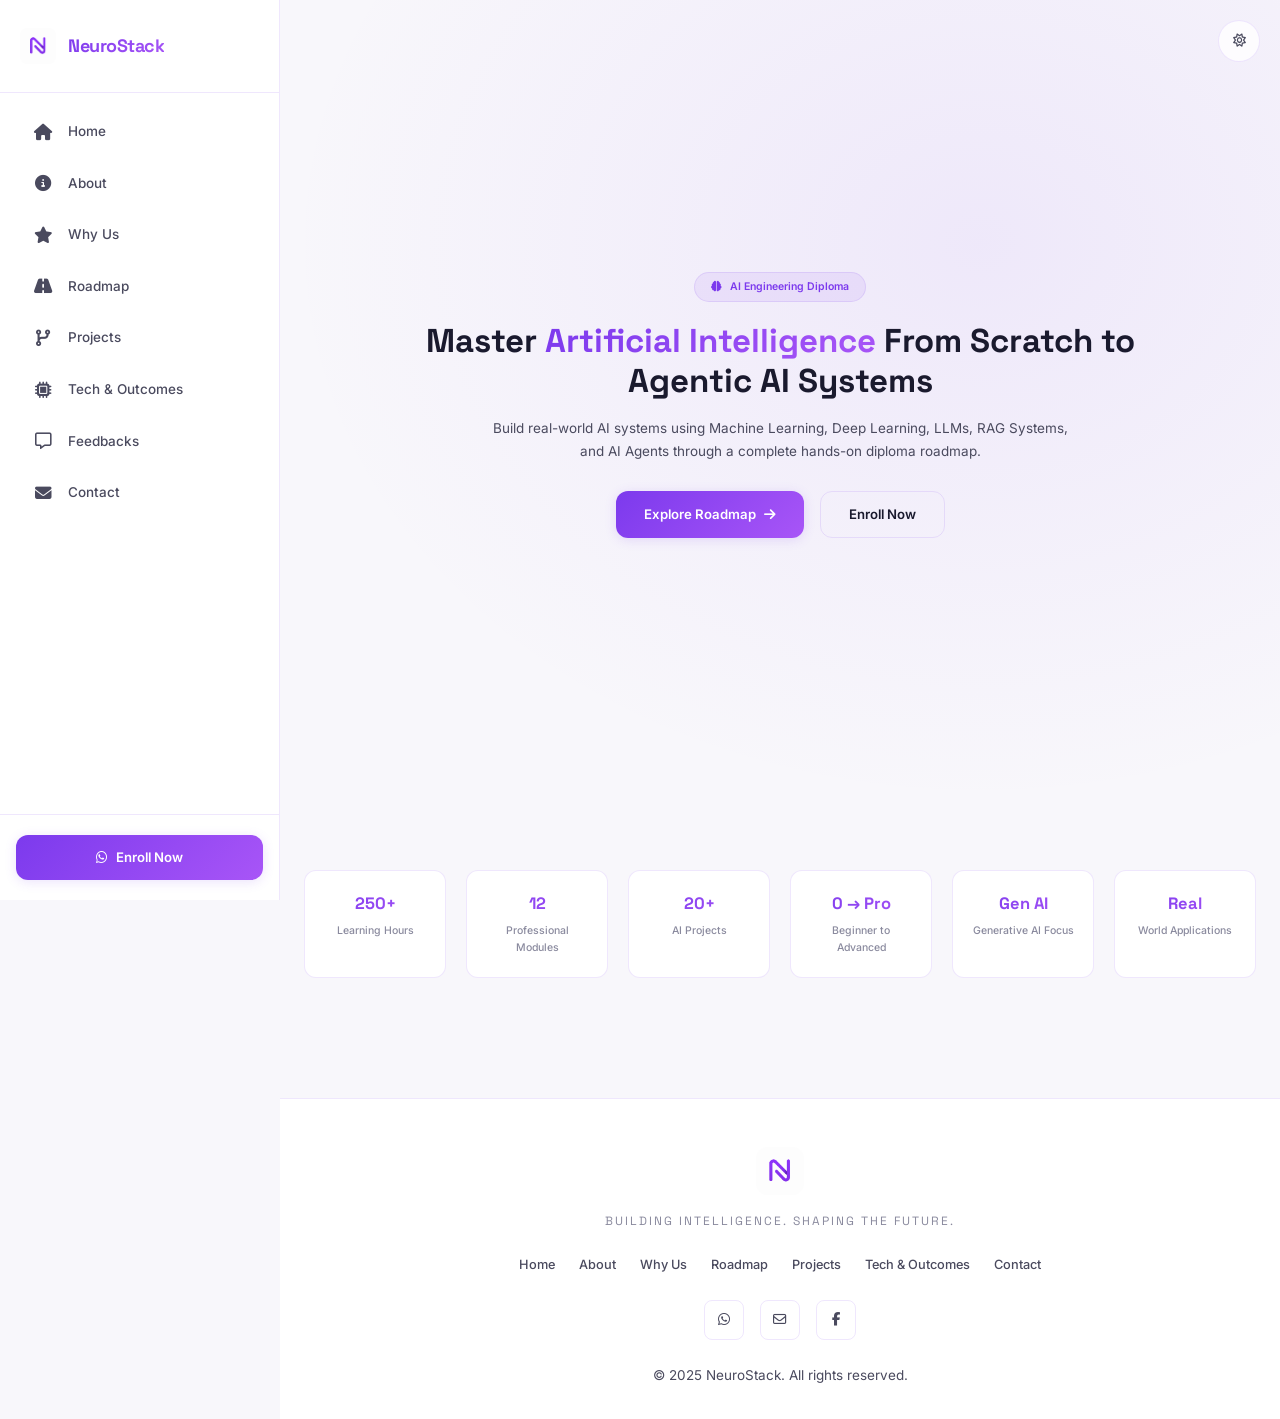
<file: index.html>
<!DOCTYPE html>
<html lang="en">

<head>
    <meta charset="UTF-8">
    <meta name="viewport" content="width=device-width, initial-scale=1.0">
    <title>NeuroStack | AI Engineering Diploma - Home</title>
    <meta name="description"
        content="Master Artificial Intelligence from scratch to Agentic AI systems. Build real-world AI projects with ML, Deep Learning, LLMs, RAG, and AI Agents.">
    <link rel="icon" type="image/png" href="assets/favicon.png">

    <!-- Google Fonts -->
    <link rel="preconnect" href="https://fonts.googleapis.com">
    <link rel="preconnect" href="https://fonts.gstatic.com" crossorigin>
    <link
        href="https://fonts.googleapis.com/css2?family=Inter:wght@300;400;500;600;700;800;900&family=Space+Grotesk:wght@400;500;600;700&display=swap"
        rel="stylesheet">

    <!-- FontAwesome 6 -->
    <link rel="stylesheet" href="https://cdnjs.cloudflare.com/ajax/libs/font-awesome/6.5.1/css/all.min.css">

    <!-- CSS -->
    <link rel="stylesheet" href="css/main.css">
</head>

<body>

    <!-- Theme Toggle Button -->
    <button class="theme-btn" id="themeBtn" aria-label="Toggle theme">
        <i class="fa-regular fa-sun theme-sun"></i>
        <i class="fa-regular fa-moon theme-moon"></i>
    </button>

    <!-- Components will be loaded here -->
    <div id="sidebar"></div>
    <div id="mobileHeader"></div>
    <div id="bottomNav"></div>

    <!-- Main Content -->
    <main class="main">

        <!-- Hero Section -->
        <section class="hero-section">
            <div class="container">
                <div class="hero-content">
                    <div class="hero-badge">
                        <i class="fa-solid fa-brain"></i>
                        <span>AI Engineering Diploma</span>
                    </div>
                    <h1 class="hero-title">Master <span class="gradient-text">Artificial Intelligence</span> From
                        Scratch to Agentic AI Systems</h1>
                    <p class="hero-subtitle">Build real-world AI systems using Machine Learning, Deep Learning, LLMs,
                        RAG Systems, and AI Agents through a complete hands-on diploma roadmap.</p>
                    <div class="hero-buttons">
                        <a href="pages/roadmap.html" class="btn btn-primary">
                            Explore Roadmap
                            <i class="fa-solid fa-arrow-right"></i>
                        </a>
                        <a href="https://wa.me/201220426463" target="_blank" class="btn btn-outline">
                            Enroll Now
                        </a>
                    </div>
                </div>
            </div>
        </section>

        <!-- Stats Section -->
        <section class="stats-section">
            <div class="container">
                <div class="stats-grid">
                    <div class="stat-card">
                        <div class="stat-number">250+</div>
                        <div class="stat-label">Learning Hours</div>
                    </div>
                    <div class="stat-card">
                        <div class="stat-number">12</div>
                        <div class="stat-label">Professional Modules</div>
                    </div>
                    <div class="stat-card">
                        <div class="stat-number">20+</div>
                        <div class="stat-label">AI Projects</div>
                    </div>
                    <div class="stat-card">
                        <div class="stat-number">0 → Pro</div>
                        <div class="stat-label">Beginner to Advanced</div>
                    </div>
                    <div class="stat-card">
                        <div class="stat-number">Gen AI</div>
                        <div class="stat-label">Generative AI Focus</div>
                    </div>
                    <div class="stat-card">
                        <div class="stat-number">Real</div>
                        <div class="stat-label">World Applications</div>
                    </div>
                </div>
            </div>
        </section>

        <!-- Footer -->
        <div id="footer"></div>
    </main>

    <!-- Scripts -->
    <script src="js/theme.js"></script>
    <script src="js/navigation.js"></script>
    <script src="js/animations.js"></script>
    <script src="js/main.js"></script>

    <!-- Load components -->
    <script>
        // Load sidebar component
        fetch('components/sidebar.html')
            .then(response => response.text())
            .then(data => document.getElementById('sidebar').innerHTML = data);

        // Load mobile header component
        fetch('components/mobile-header.html')
            .then(response => response.text())
            .then(data => document.getElementById('mobileHeader').innerHTML = data);

        // Load bottom navigation component
        fetch('components/bottom-nav.html')
            .then(response => response.text())
            .then(data => document.getElementById('bottomNav').innerHTML = data);

        // Load footer component
        fetch('components/footer.html')
            .then(response => response.text())
            .then(data => document.getElementById('footer').innerHTML = data);
    </script>
</body>

</html>
</file>
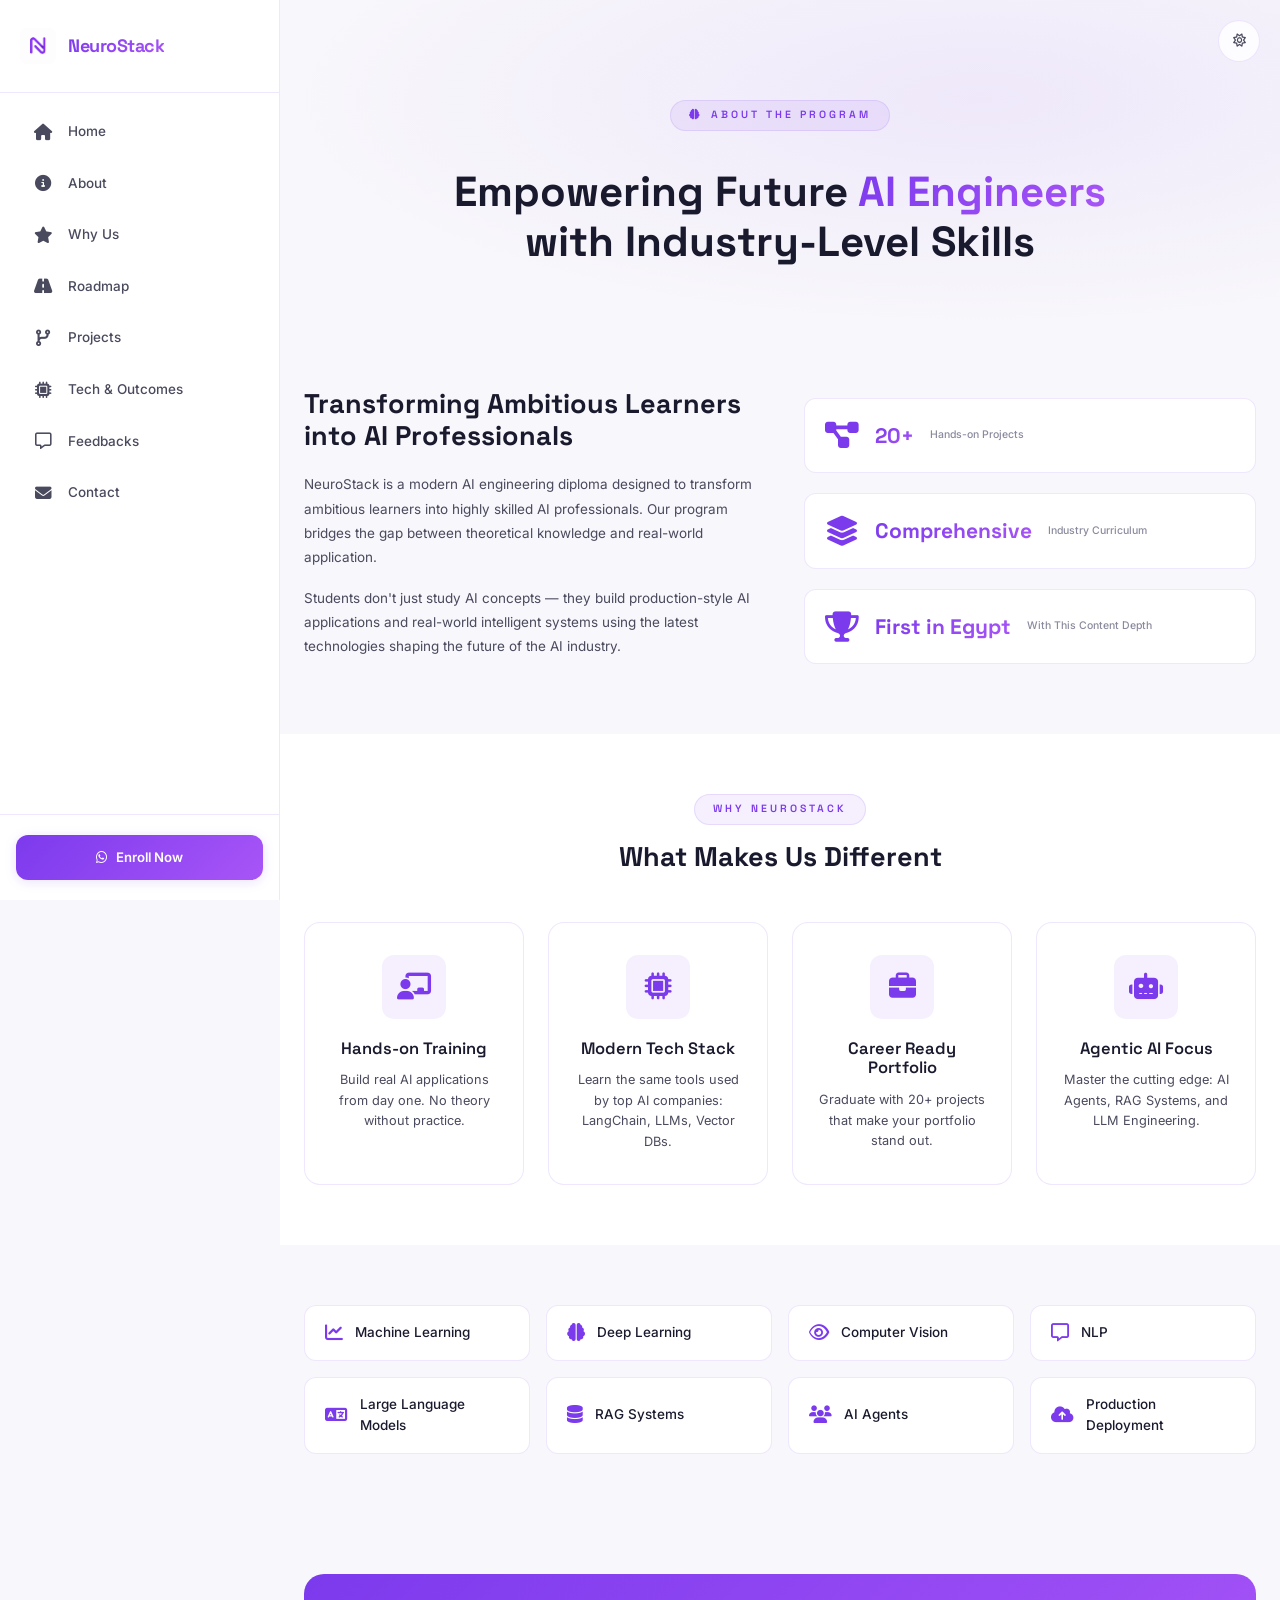
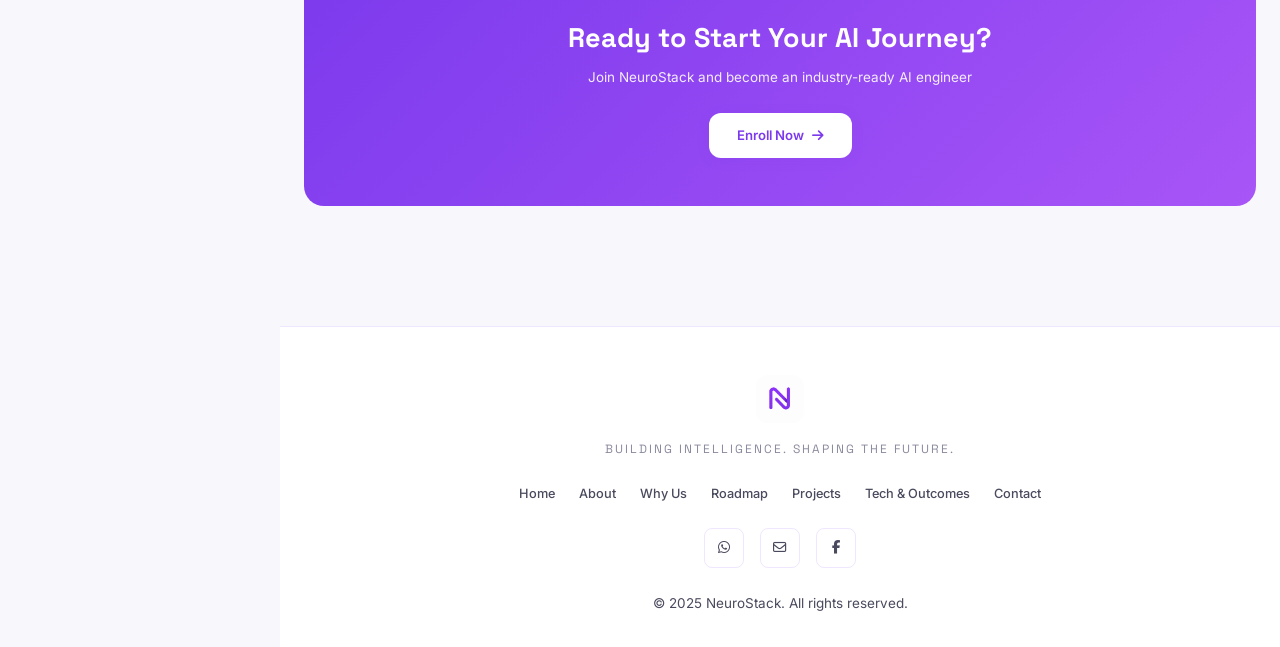
<file: pages/about.html>
<!DOCTYPE html>
<html lang="en">

<head>
    <meta charset="UTF-8">
    <meta name="viewport" content="width=device-width, initial-scale=1.0">
    <title>NeuroStack | About Us - AI Engineering Diploma</title>
    <meta name="description"
        content="NeuroStack is a modern AI engineering diploma designed to transform ambitious learners into highly skilled AI professionals with industry-level training.">
    <link rel="icon" type="image/png" href="../assets/favicon.png">

    <link rel="preconnect" href="https://fonts.googleapis.com">
    <link rel="preconnect" href="https://fonts.gstatic.com" crossorigin>
    <link
        href="https://fonts.googleapis.com/css2?family=Inter:wght@300;400;500;600;700;800;900&family=Space+Grotesk:wght@400;500;600;700&display=swap"
        rel="stylesheet">

    <link rel="stylesheet" href="https://cdnjs.cloudflare.com/ajax/libs/font-awesome/6.5.1/css/all.min.css">

    <link rel="stylesheet" href="../css/main.css">
</head>

<body>

    <button class="theme-btn" id="themeBtn" aria-label="Toggle theme">
        <i class="fa-regular fa-sun theme-sun"></i>
        <i class="fa-regular fa-moon theme-moon"></i>
    </button>

    <div id="sidebar"></div>
    <div id="mobileHeader"></div>
    <div id="bottomNav"></div>

    <main class="main">

        <section class="about-hero">
            <div class="container">
                <div class="about-hero-content">
                    <div class="section-label">
                        <i class="fa-solid fa-brain"></i>
                        <span>About The Program</span>
                    </div>
                    <h1 class="about-title">Empowering Future <span class="gradient-text">AI Engineers</span><br>with
                        Industry-Level Skills</h1>
                </div>
            </div>
        </section>

        <section class="about-mission">
            <div class="container">
                <div class="mission-grid">
                    <div class="mission-text">
                        <h2>Transforming Ambitious Learners into AI Professionals</h2>
                        <p>NeuroStack is a modern AI engineering diploma designed to transform ambitious learners into
                            highly skilled AI professionals. Our program bridges the gap between theoretical knowledge
                            and real-world application.</p>
                        <p>Students don't just study AI concepts — they build production-style AI applications and
                            real-world intelligent systems using the latest technologies shaping the future of the AI
                            industry.</p>
                    </div>
                    <div class="mission-stats">
                        <div class="stat-card">
                            <i class="fa-solid fa-diagram-project"></i>
                            <div class="stat-number">20+</div>
                            <div class="stat-label">Hands-on Projects</div>
                        </div>
                        <div class="stat-card">
                            <i class="fa-solid fa-layer-group"></i>
                            <div class="stat-number">Comprehensive</div>
                            <div class="stat-label">Industry Curriculum</div>
                        </div>
                        <div class="stat-card">
                            <i class="fa-solid fa-trophy"></i>
                            <div class="stat-number">First in Egypt</div>
                            <div class="stat-label">With This Content Depth</div>
                        </div>
                    </div>
                </div>
            </div>
        </section>

        <section class="about-values">
            <div class="container">
                <div class="section-header">
                    <span class="section-label">Why NeuroStack</span>
                    <h2 class="section-title">What Makes Us Different</h2>
                </div>
                <div class="values-grid">
                    <div class="value-card">
                        <div class="value-icon"><i class="fa-solid fa-chalkboard-user"></i></div>
                        <h3>Hands-on Training</h3>
                        <p>Build real AI applications from day one. No theory without practice.</p>
                    </div>
                    <div class="value-card">
                        <div class="value-icon"><i class="fa-solid fa-microchip"></i></div>
                        <h3>Modern Tech Stack</h3>
                        <p>Learn the same tools used by top AI companies: LangChain, LLMs, Vector DBs.</p>
                    </div>
                    <div class="value-card">
                        <div class="value-icon"><i class="fa-solid fa-briefcase"></i></div>
                        <h3>Career Ready Portfolio</h3>
                        <p>Graduate with 20+ projects that make your portfolio stand out.</p>
                    </div>
                    <div class="value-card">
                        <div class="value-icon"><i class="fa-solid fa-robot"></i></div>
                        <h3>Agentic AI Focus</h3>
                        <p>Master the cutting edge: AI Agents, RAG Systems, and LLM Engineering.</p>
                    </div>
                </div>
            </div>
        </section>

        <section class="about-coverage">
            <div class="container">
                <div class="coverage-grid">
                    <div class="coverage-item"><i class="fa-solid fa-chart-line"></i><span>Machine Learning</span></div>
                    <div class="coverage-item"><i class="fa-solid fa-brain"></i><span>Deep Learning</span></div>
                    <div class="coverage-item"><i class="fa-regular fa-eye"></i><span>Computer Vision</span></div>
                    <div class="coverage-item"><i class="fa-regular fa-message"></i><span>NLP</span></div>
                    <div class="coverage-item"><i class="fa-solid fa-language"></i><span>Large Language Models</span>
                    </div>
                    <div class="coverage-item"><i class="fa-solid fa-database"></i><span>RAG Systems</span></div>
                    <div class="coverage-item"><i class="fa-solid fa-users"></i><span>AI Agents</span></div>
                    <div class="coverage-item"><i class="fa-solid fa-cloud-arrow-up"></i><span>Production
                            Deployment</span></div>
                </div>
            </div>
        </section>

        <section class="about-cta">
            <div class="container">
                <div class="cta-card">
                    <h2>Ready to Start Your AI Journey?</h2>
                    <p>Join NeuroStack and become an industry-ready AI engineer</p>
                    <a href="https://wa.me/201220426463" target="_blank" class="btn btn-primary">
                        Enroll Now
                        <i class="fa-solid fa-arrow-right"></i>
                    </a>
                </div>
            </div>
        </section>

        <div id="footer"></div>
    </main>

    <script src="../js/theme.js"></script>
    <script src="../js/navigation.js"></script>
    <script src="../js/animations.js"></script>
    <script src="../js/main.js"></script>

    <script>
        fetch('../components/sidebar.html').then(r => r.text()).then(d => document.getElementById('sidebar').innerHTML = d);
        fetch('../components/mobile-header.html').then(r => r.text()).then(d => document.getElementById('mobileHeader').innerHTML = d);
        fetch('../components/bottom-nav.html').then(r => r.text()).then(d => document.getElementById('bottomNav').innerHTML = d);
        fetch('../components/footer.html').then(r => r.text()).then(d => document.getElementById('footer').innerHTML = d);
    </script>
</body>

</html>
</file>
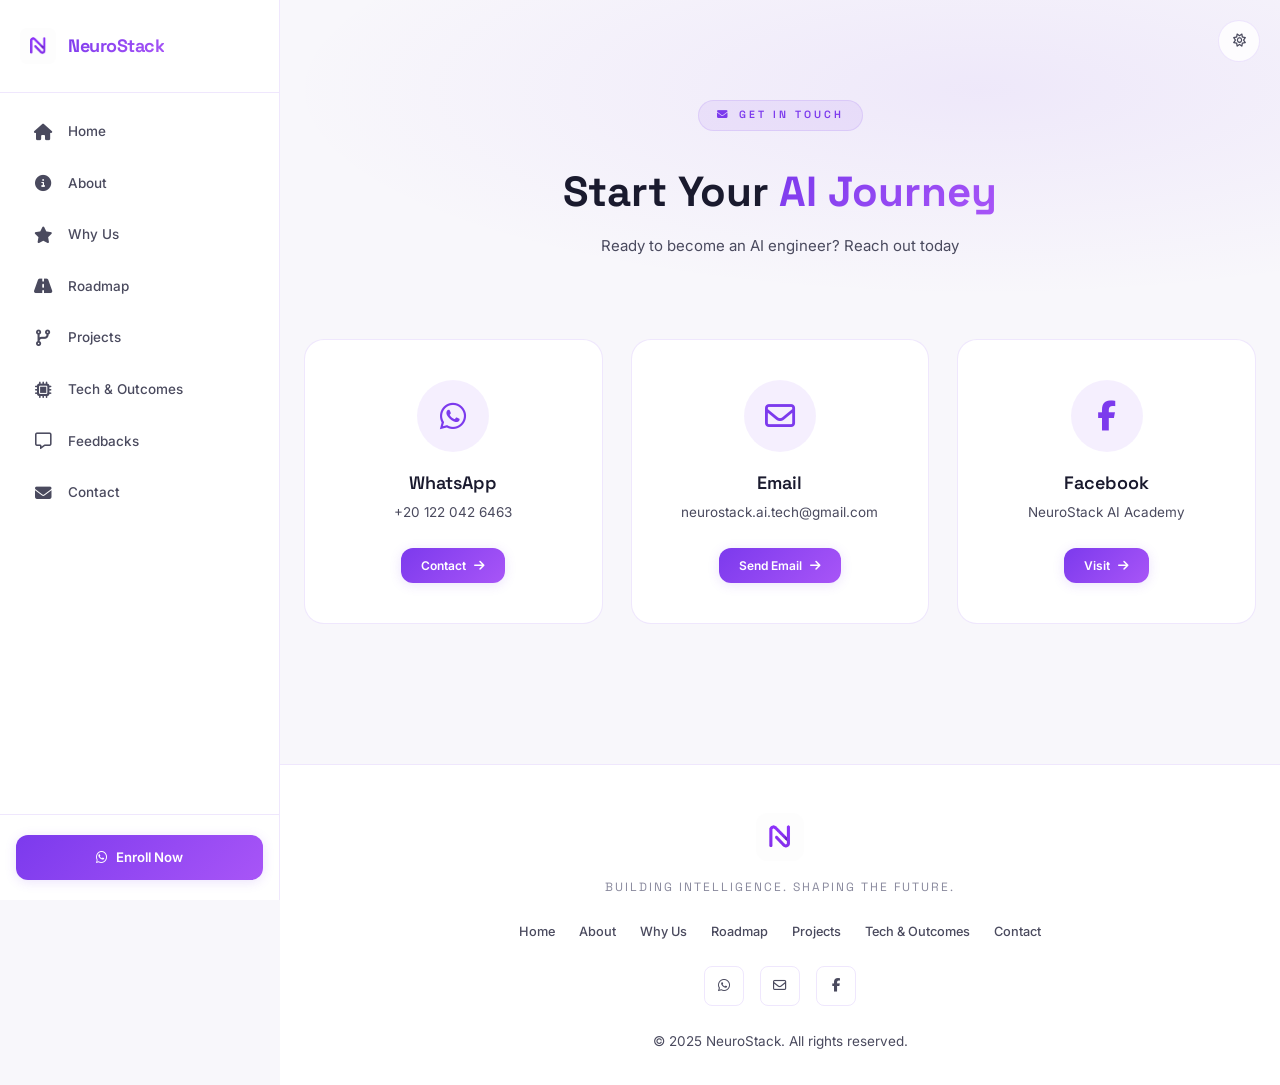
<file: pages/contact.html>
<!DOCTYPE html>
<html lang="en">
<head>
    <meta charset="UTF-8">
    <meta name="viewport" content="width=device-width, initial-scale=1.0">
    <title>NeuroStack | Contact - Start Your AI Journey</title>
    <meta name="description" content="Get in touch with NeuroStack. Start your AI engineering journey today. Contact us via WhatsApp, Email, or Facebook.">
    <link rel="icon" type="image/png" href="../assets/favicon.png">
    
    <link rel="preconnect" href="https://fonts.googleapis.com">
    <link rel="preconnect" href="https://fonts.gstatic.com" crossorigin>
    <link href="https://fonts.googleapis.com/css2?family=Inter:wght@300;400;500;600;700;800;900&family=Space+Grotesk:wght@400;500;600;700&display=swap" rel="stylesheet">
    
    <link rel="stylesheet" href="https://cdnjs.cloudflare.com/ajax/libs/font-awesome/6.5.1/css/all.min.css">
    
    <link rel="stylesheet" href="../css/main.css">
</head>
<body>

    <button class="theme-btn" id="themeBtn" aria-label="Toggle theme">
        <i class="fa-regular fa-sun theme-sun"></i>
        <i class="fa-regular fa-moon theme-moon"></i>
    </button>

    <div id="sidebar"></div>
    <div id="mobileHeader"></div>
    <div id="bottomNav"></div>

    <main class="main">
        
        <section class="contact-header">
            <div class="container">
                <div class="contact-header-content">
                    <div class="section-label">
                        <i class="fa-solid fa-envelope"></i>
                        <span>Get In Touch</span>
                    </div>
                    <h1 class="contact-title">Start Your <span class="gradient-text">AI Journey</span></h1>
                    <p class="contact-subtitle">Ready to become an AI engineer? Reach out today</p>
                </div>
            </div>
        </section>

        <section class="contact-cards">
            <div class="container">
                <div class="contact-grid">
                    
                    <div class="contact-card">
                        <div class="contact-icon"><i class="fa-brands fa-whatsapp"></i></div>
                        <h3>WhatsApp</h3>
                        <p>+20 122 042 6463</p>
                        <a href="https://wa.me/201220426463" target="_blank" class="btn btn-primary btn-sm">
                            Contact
                            <i class="fa-solid fa-arrow-right"></i>
                        </a>
                    </div>

                    <div class="contact-card">
                        <div class="contact-icon"><i class="fa-regular fa-envelope"></i></div>
                        <h3>Email</h3>
                        <p>neurostack.ai.tech@gmail.com</p>
                        <a href="mailto:neurostack.ai.tech@gmail.com" class="btn btn-primary btn-sm">
                            Send Email
                            <i class="fa-solid fa-arrow-right"></i>
                        </a>
                    </div>

                    <div class="contact-card">
                        <div class="contact-icon"><i class="fa-brands fa-facebook-f"></i></div>
                        <h3>Facebook</h3>
                        <p>NeuroStack AI Academy</p>
                        <a href="https://www.facebook.com/neuroStackAIacadmy" target="_blank" class="btn btn-primary btn-sm">
                            Visit
                            <i class="fa-solid fa-arrow-right"></i>
                        </a>
                    </div>

                </div>
            </div>
        </section>

        <div id="footer"></div>
    </main>

    <script src="../js/theme.js"></script>
    <script src="../js/navigation.js"></script>
    <script src="../js/animations.js"></script>
    <script src="../js/main.js"></script>
    
    <script>
        fetch('../components/sidebar.html').then(r=>r.text()).then(d=>document.getElementById('sidebar').innerHTML=d);
        fetch('../components/mobile-header.html').then(r=>r.text()).then(d=>document.getElementById('mobileHeader').innerHTML=d);
        fetch('../components/bottom-nav.html').then(r=>r.text()).then(d=>document.getElementById('bottomNav').innerHTML=d);
        fetch('../components/footer.html').then(r=>r.text()).then(d=>document.getElementById('footer').innerHTML=d);
    </script>
</body>
</html>
</file>
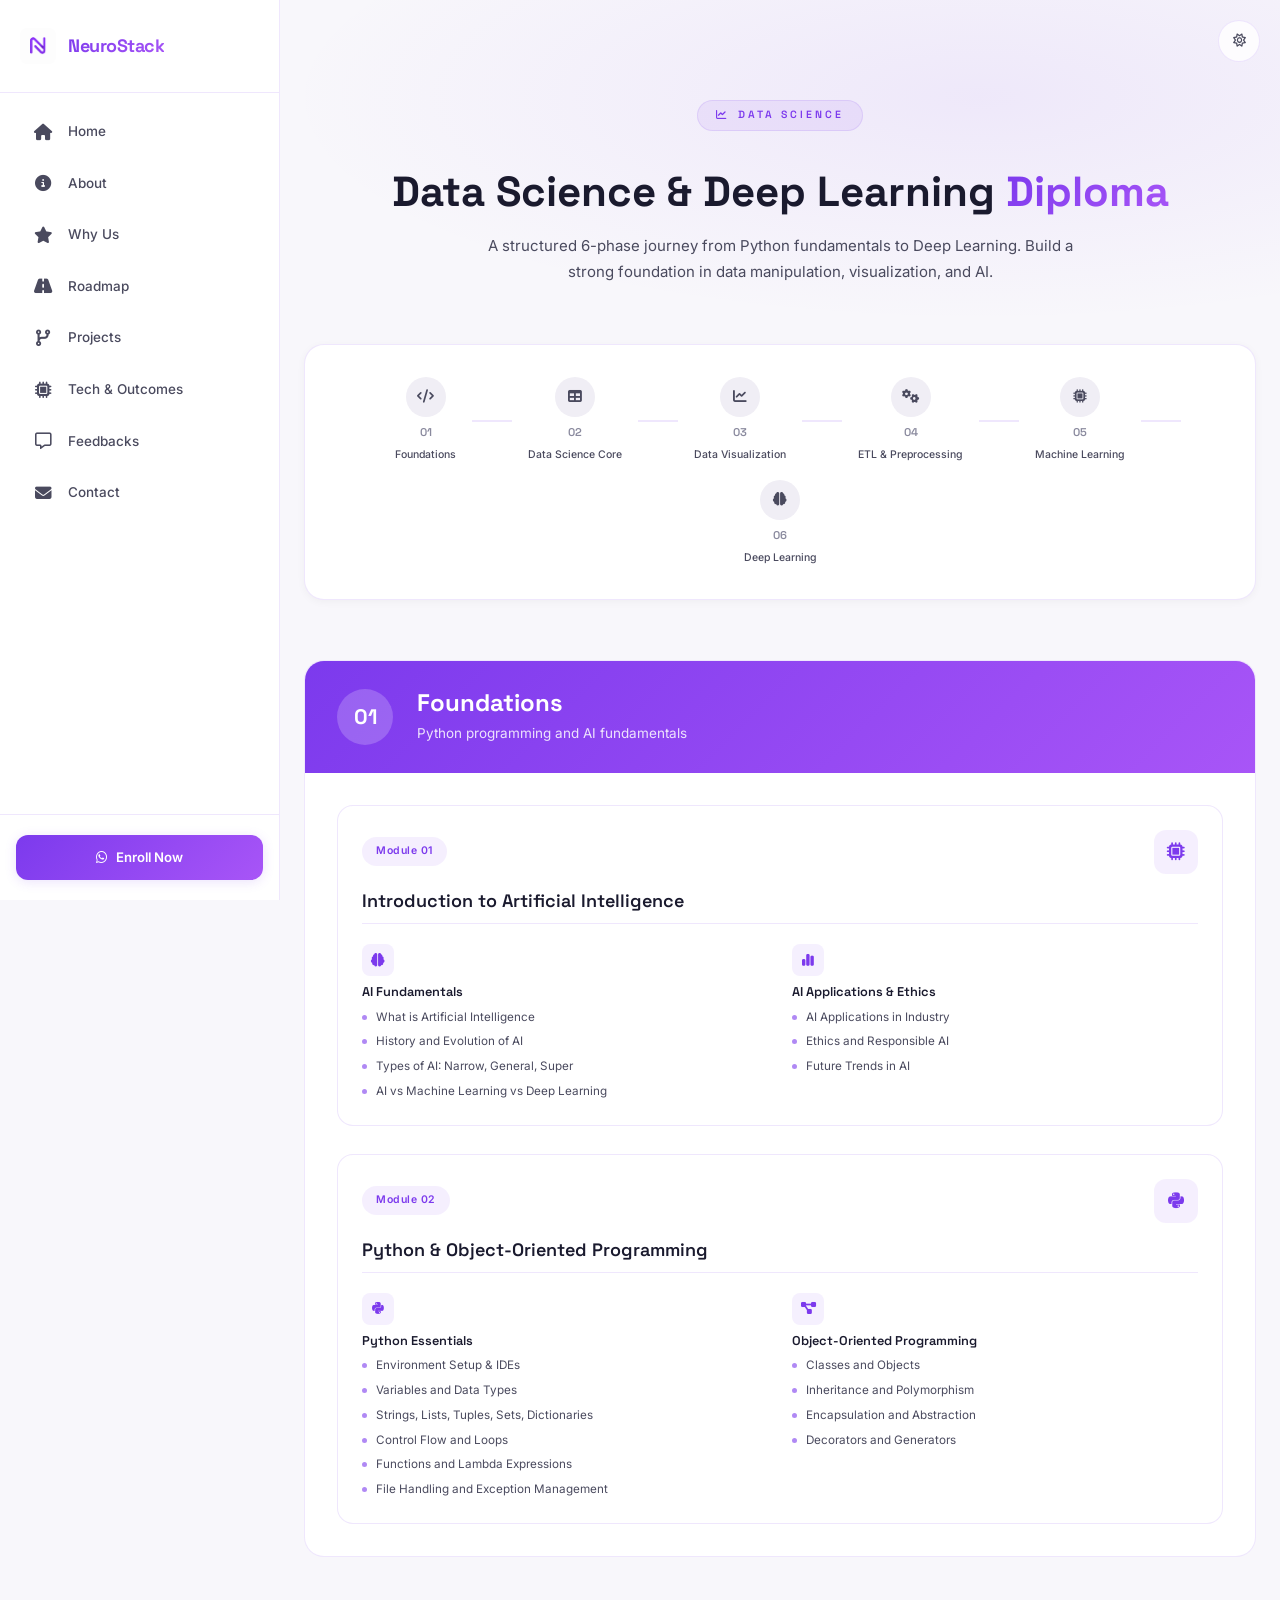
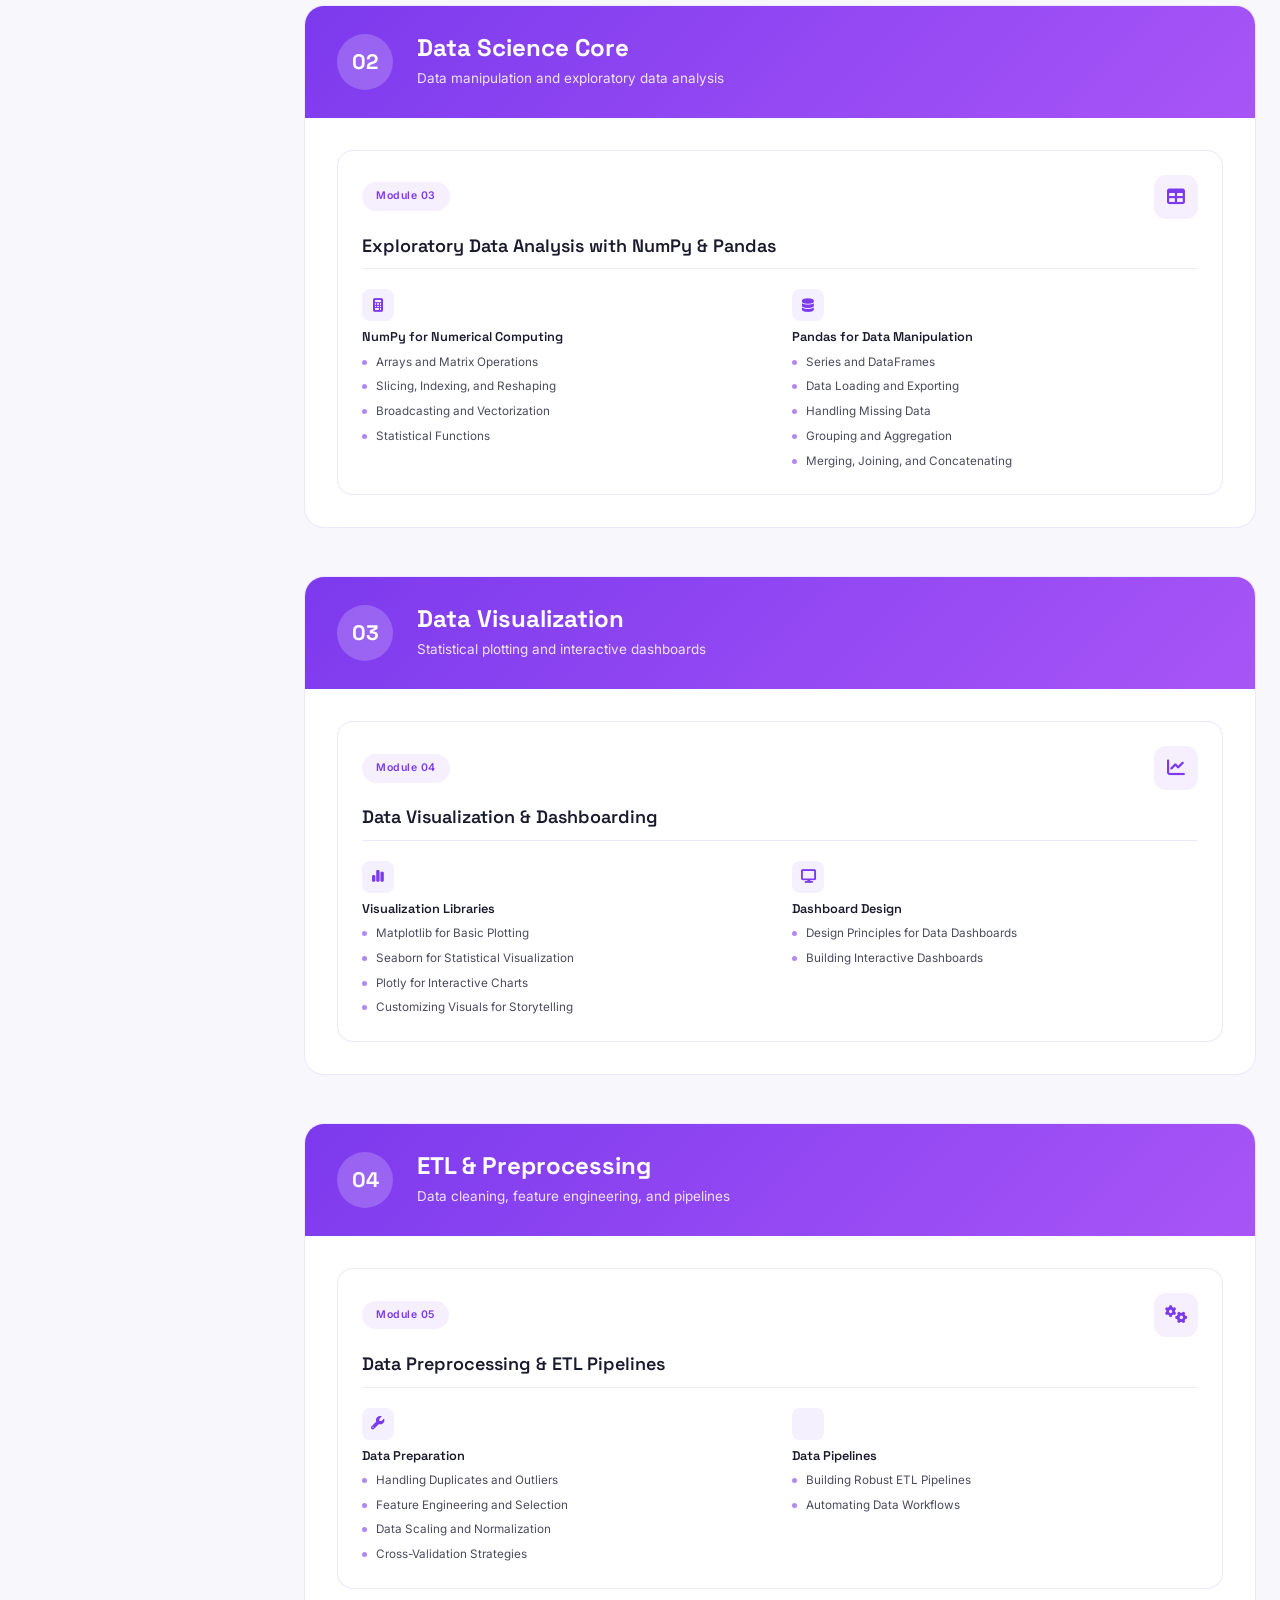
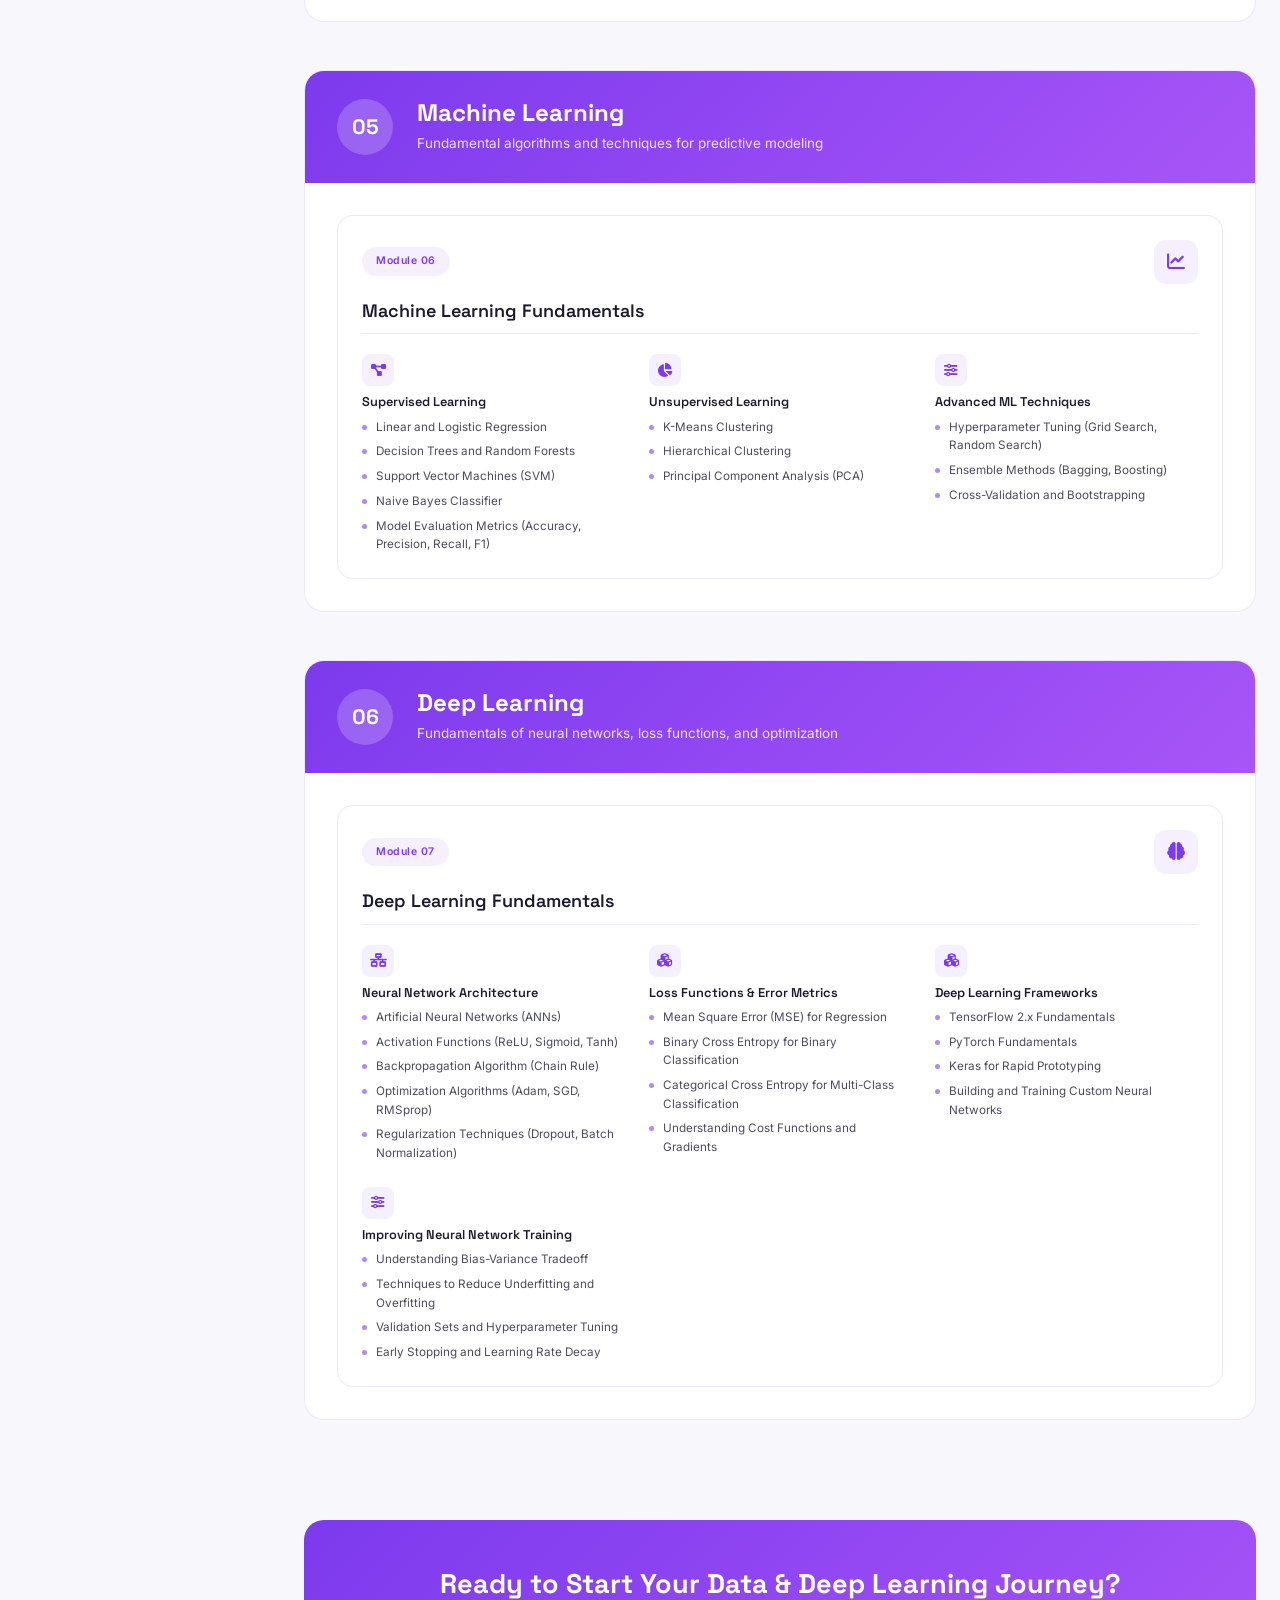
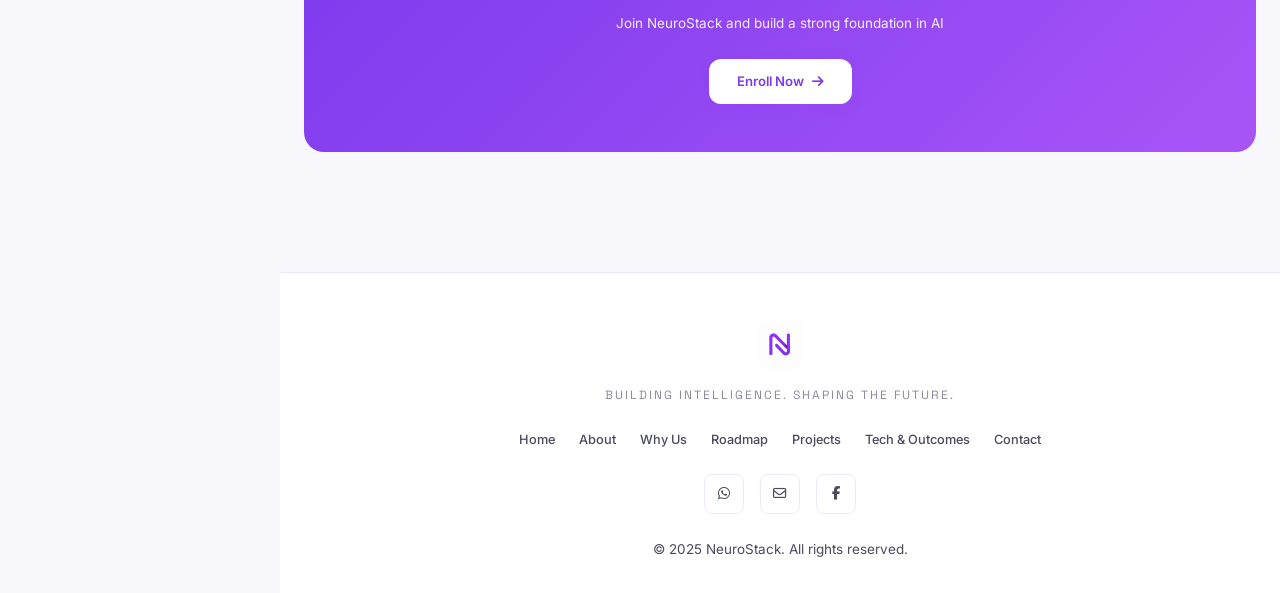
<file: pages/data-science-roadmap.html>
<!DOCTYPE html>
<html lang="en">

<head>
    <meta charset="UTF-8">
    <meta name="viewport" content="width=device-width, initial-scale=1.0">
    <title>NeuroStack | Data Science Roadmap</title>
    <meta name="description"
        content="Build a strong foundation in Data Science and Deep Learning with NeuroStack: Python, Data Analysis, Visualization, Machine Learning, and Deep Learning fundamentals.">
    <link rel="icon" type="image/png" href="../assets/favicon.png">

    <link rel="preconnect" href="https://fonts.googleapis.com">
    <link rel="preconnect" href="https://fonts.gstatic.com" crossorigin>
    <link
        href="https://fonts.googleapis.com/css2?family=Inter:wght@300;400;500;600;700;800;900&family=Space+Grotesk:wght@400;500;600;700&display=swap"
        rel="stylesheet">

    <link rel="stylesheet" href="https://cdnjs.cloudflare.com/ajax/libs/font-awesome/6.5.1/css/all.min.css">

    <link rel="stylesheet" href="../css/main.css">
</head>

<body>

    <button class="theme-btn" id="themeBtn" aria-label="Toggle theme">
        <i class="fa-regular fa-sun theme-sun"></i>
        <i class="fa-regular fa-moon theme-moon"></i>
    </button>

    <div id="sidebar"></div>
    <div id="mobileHeader"></div>
    <div id="bottomNav"></div>

    <main class="main">

        <section class="roadmap-header">
            <div class="container">
                <div class="roadmap-header-content">
                    <div class="section-label">
                        <i class="fa-solid fa-chart-line"></i>
                        <span>Data Science</span>
                    </div>
                    <h1 class="roadmap-title">Data Science & Deep Learning <span class="gradient-text">Diploma</span>
                    </h1>
                    <p class="roadmap-subtitle">A structured 6-phase journey from Python fundamentals to Deep Learning.
                        Build a strong foundation in data manipulation, visualization, and AI.</p>
                </div>
            </div>
        </section>

        <section class="roadmap-progress-section">
            <div class="container">
                <div class="roadmap-progress">
                    <div class="rp-item" data-phase="1">
                        <div class="rp-icon"><i class="fa-solid fa-code"></i></div><span class="rp-num">01</span><span
                            class="rp-name">Foundations</span>
                    </div>
                    <div class="rp-line"></div>
                    <div class="rp-item" data-phase="2">
                        <div class="rp-icon"><i class="fa-solid fa-table"></i></div><span class="rp-num">02</span><span
                            class="rp-name">Data Science Core</span>
                    </div>
                    <div class="rp-line"></div>
                    <div class="rp-item" data-phase="3">
                        <div class="rp-icon"><i class="fa-solid fa-chart-line"></i></div><span
                            class="rp-num">03</span><span class="rp-name">Data Visualization</span>
                    </div>
                    <div class="rp-line"></div>
                    <div class="rp-item" data-phase="4">
                        <div class="rp-icon"><i class="fa-solid fa-gears"></i></div><span class="rp-num">04</span><span
                            class="rp-name">ETL & Preprocessing</span>
                    </div>
                    <div class="rp-line"></div>
                    <div class="rp-item" data-phase="5">
                        <div class="rp-icon"><i class="fa-solid fa-microchip"></i></div><span
                            class="rp-num">05</span><span class="rp-name">Machine Learning</span>
                    </div>
                    <div class="rp-line"></div>
                    <div class="rp-item" data-phase="6">
                        <div class="rp-icon"><i class="fa-solid fa-brain"></i></div><span class="rp-num">06</span><span
                            class="rp-name">Deep Learning</span>
                    </div>
                </div>
            </div>
        </section>

        <section class="timeline-section">
            <div class="container">
                <div class="timeline-wrap">

                    <!-- Phase 1: Foundations -->
                    <div class="phase-card" data-phase="1">
                        <div class="phase-header">
                            <div class="phase-badge">01</div>
                            <div class="phase-info">
                                <h2>Foundations</h2>
                                <p>Python programming and AI fundamentals</p>
                            </div>
                        </div>
                        <div class="phase-modules">
                            <div class="mod-card">
                                <div class="mod-card-header"><span class="mod-tag">Module 01</span>
                                    <div class="mod-icon"><i class="fa-solid fa-microchip"></i></div>
                                </div>
                                <h3>Introduction to Artificial Intelligence</h3>
                                <div class="mod-topics">
                                    <div class="topic-group">
                                        <div class="topic-icon"><i class="fa-solid fa-brain"></i></div>
                                        <h4>AI Fundamentals</h4>
                                        <ul>
                                            <li>What is Artificial Intelligence</li>
                                            <li>History and Evolution of AI</li>
                                            <li>Types of AI: Narrow, General, Super</li>
                                            <li>AI vs Machine Learning vs Deep Learning</li>
                                        </ul>
                                    </div>
                                    <div class="topic-group">
                                        <div class="topic-icon"><i class="fa-solid fa-chart-simple"></i></div>
                                        <h4>AI Applications & Ethics</h4>
                                        <ul>
                                            <li>AI Applications in Industry</li>
                                            <li>Ethics and Responsible AI</li>
                                            <li>Future Trends in AI</li>
                                        </ul>
                                    </div>
                                </div>
                            </div>
                            <div class="mod-card">
                                <div class="mod-card-header"><span class="mod-tag">Module 02</span>
                                    <div class="mod-icon"><i class="fa-brands fa-python"></i></div>
                                </div>
                                <h3>Python & Object-Oriented Programming</h3>
                                <div class="mod-topics">
                                    <div class="topic-group">
                                        <div class="topic-icon"><i class="fa-brands fa-python"></i></div>
                                        <h4>Python Essentials</h4>
                                        <ul>
                                            <li>Environment Setup & IDEs</li>
                                            <li>Variables and Data Types</li>
                                            <li>Strings, Lists, Tuples, Sets, Dictionaries</li>
                                            <li>Control Flow and Loops</li>
                                            <li>Functions and Lambda Expressions</li>
                                            <li>File Handling and Exception Management</li>
                                        </ul>
                                    </div>
                                    <div class="topic-group">
                                        <div class="topic-icon"><i class="fa-solid fa-diagram-project"></i></div>
                                        <h4>Object-Oriented Programming</h4>
                                        <ul>
                                            <li>Classes and Objects</li>
                                            <li>Inheritance and Polymorphism</li>
                                            <li>Encapsulation and Abstraction</li>
                                            <li>Decorators and Generators</li>
                                        </ul>
                                    </div>
                                </div>
                            </div>
                        </div>
                    </div>

                    <!-- Phase 2: Data Science Core -->
                    <div class="phase-card" data-phase="2">
                        <div class="phase-header">
                            <div class="phase-badge">02</div>
                            <div class="phase-info">
                                <h2>Data Science Core</h2>
                                <p>Data manipulation and exploratory data analysis</p>
                            </div>
                        </div>
                        <div class="phase-modules">
                            <div class="mod-card">
                                <div class="mod-card-header"><span class="mod-tag">Module 03</span>
                                    <div class="mod-icon"><i class="fa-solid fa-table"></i></div>
                                </div>
                                <h3>Exploratory Data Analysis with NumPy & Pandas</h3>
                                <div class="mod-topics">
                                    <div class="topic-group">
                                        <div class="topic-icon"><i class="fa-solid fa-calculator"></i></div>
                                        <h4>NumPy for Numerical Computing</h4>
                                        <ul>
                                            <li>Arrays and Matrix Operations</li>
                                            <li>Slicing, Indexing, and Reshaping</li>
                                            <li>Broadcasting and Vectorization</li>
                                            <li>Statistical Functions</li>
                                        </ul>
                                    </div>
                                    <div class="topic-group">
                                        <div class="topic-icon"><i class="fa-solid fa-database"></i></div>
                                        <h4>Pandas for Data Manipulation</h4>
                                        <ul>
                                            <li>Series and DataFrames</li>
                                            <li>Data Loading and Exporting</li>
                                            <li>Handling Missing Data</li>
                                            <li>Grouping and Aggregation</li>
                                            <li>Merging, Joining, and Concatenating</li>
                                        </ul>
                                    </div>
                                </div>
                            </div>
                        </div>
                    </div>

                    <!-- Phase 3: Data Visualization -->
                    <div class="phase-card" data-phase="3">
                        <div class="phase-header">
                            <div class="phase-badge">03</div>
                            <div class="phase-info">
                                <h2>Data Visualization</h2>
                                <p>Statistical plotting and interactive dashboards</p>
                            </div>
                        </div>
                        <div class="phase-modules">
                            <div class="mod-card">
                                <div class="mod-card-header"><span class="mod-tag">Module 04</span>
                                    <div class="mod-icon"><i class="fa-solid fa-chart-line"></i></div>
                                </div>
                                <h3>Data Visualization & Dashboarding</h3>
                                <div class="mod-topics">
                                    <div class="topic-group">
                                        <div class="topic-icon"><i class="fa-solid fa-chart-simple"></i></div>
                                        <h4>Visualization Libraries</h4>
                                        <ul>
                                            <li>Matplotlib for Basic Plotting</li>
                                            <li>Seaborn for Statistical Visualization</li>
                                            <li>Plotly for Interactive Charts</li>
                                            <li>Customizing Visuals for Storytelling</li>
                                        </ul>
                                    </div>
                                    <div class="topic-group">
                                        <div class="topic-icon"><i class="fa-solid fa-display"></i></div>
                                        <h4>Dashboard Design</h4>
                                        <ul>
                                            <li>Design Principles for Data Dashboards</li>
                                            <li>Building Interactive Dashboards</li>
                                        </ul>
                                    </div>
                                </div>
                            </div>
                        </div>
                    </div>

                    <!-- Phase 4: ETL & Preprocessing -->
                    <div class="phase-card" data-phase="4">
                        <div class="phase-header">
                            <div class="phase-badge">04</div>
                            <div class="phase-info">
                                <h2>ETL & Preprocessing</h2>
                                <p>Data cleaning, feature engineering, and pipelines</p>
                            </div>
                        </div>
                        <div class="phase-modules">
                            <div class="mod-card">
                                <div class="mod-card-header"><span class="mod-tag">Module 05</span>
                                    <div class="mod-icon"><i class="fa-solid fa-gears"></i></div>
                                </div>
                                <h3>Data Preprocessing & ETL Pipelines</h3>
                                <div class="mod-topics">
                                    <div class="topic-group">
                                        <div class="topic-icon"><i class="fa-solid fa-wrench"></i></div>
                                        <h4>Data Preparation</h4>
                                        <ul>
                                            <li>Handling Duplicates and Outliers</li>
                                            <li>Feature Engineering and Selection</li>
                                            <li>Data Scaling and Normalization</li>
                                            <li>Cross-Validation Strategies</li>
                                        </ul>
                                    </div>
                                    <div class="topic-group">
                                        <div class="topic-icon"><i class="fa-solid fa-pipeline"></i></div>
                                        <h4>Data Pipelines</h4>
                                        <ul>
                                            <li>Building Robust ETL Pipelines</li>
                                            <li>Automating Data Workflows</li>
                                        </ul>
                                    </div>
                                </div>
                            </div>
                        </div>
                    </div>

                    <!-- Phase 5: Machine Learning -->
                    <div class="phase-card" data-phase="5">
                        <div class="phase-header">
                            <div class="phase-badge">05</div>
                            <div class="phase-info">
                                <h2>Machine Learning</h2>
                                <p>Fundamental algorithms and techniques for predictive modeling</p>
                            </div>
                        </div>
                        <div class="phase-modules">
                            <div class="mod-card">
                                <div class="mod-card-header"><span class="mod-tag">Module 06</span>
                                    <div class="mod-icon"><i class="fa-solid fa-chart-line"></i></div>
                                </div>
                                <h3>Machine Learning Fundamentals</h3>
                                <div class="mod-topics">
                                    <div class="topic-group">
                                        <div class="topic-icon"><i class="fa-solid fa-diagram-project"></i></div>
                                        <h4>Supervised Learning</h4>
                                        <ul>
                                            <li>Linear and Logistic Regression</li>
                                            <li>Decision Trees and Random Forests</li>
                                            <li>Support Vector Machines (SVM)</li>
                                            <li>Naive Bayes Classifier</li>
                                            <li>Model Evaluation Metrics (Accuracy, Precision, Recall, F1)</li>
                                        </ul>
                                    </div>
                                    <div class="topic-group">
                                        <div class="topic-icon"><i class="fa-solid fa-chart-pie"></i></div>
                                        <h4>Unsupervised Learning</h4>
                                        <ul>
                                            <li>K-Means Clustering</li>
                                            <li>Hierarchical Clustering</li>
                                            <li>Principal Component Analysis (PCA)</li>
                                        </ul>
                                    </div>
                                    <div class="topic-group">
                                        <div class="topic-icon"><i class="fa-solid fa-sliders"></i></div>
                                        <h4>Advanced ML Techniques</h4>
                                        <ul>
                                            <li>Hyperparameter Tuning (Grid Search, Random Search)</li>
                                            <li>Ensemble Methods (Bagging, Boosting)</li>
                                            <li>Cross-Validation and Bootstrapping</li>
                                        </ul>
                                    </div>
                                </div>
                            </div>
                        </div>
                    </div>

                    <!-- Phase 6: Deep Learning (Fundamentals Only, No CNN/RNN) -->
                    <div class="phase-card" data-phase="6">
                        <div class="phase-header">
                            <div class="phase-badge">06</div>
                            <div class="phase-info">
                                <h2>Deep Learning</h2>
                                <p>Fundamentals of neural networks, loss functions, and optimization</p>
                            </div>
                        </div>
                        <div class="phase-modules">
                            <div class="mod-card">
                                <div class="mod-card-header"><span class="mod-tag">Module 07</span>
                                    <div class="mod-icon"><i class="fa-solid fa-brain"></i></div>
                                </div>
                                <h3>Deep Learning Fundamentals</h3>
                                <div class="mod-topics">
                                    <div class="topic-group">
                                        <div class="topic-icon"><i class="fa-solid fa-network-wired"></i></div>
                                        <h4>Neural Network Architecture</h4>
                                        <ul>
                                            <li>Artificial Neural Networks (ANNs)</li>
                                            <li>Activation Functions (ReLU, Sigmoid, Tanh)</li>
                                            <li>Backpropagation Algorithm (Chain Rule)</li>
                                            <li>Optimization Algorithms (Adam, SGD, RMSprop)</li>
                                            <li>Regularization Techniques (Dropout, Batch Normalization)</li>
                                        </ul>
                                    </div>
                                    <div class="topic-group">
                                        <div class="topic-icon"><i class="fa-solid fa-cubes"></i></div>
                                        <h4>Loss Functions & Error Metrics</h4>
                                        <ul>
                                            <li>Mean Square Error (MSE) for Regression</li>
                                            <li>Binary Cross Entropy for Binary Classification</li>
                                            <li>Categorical Cross Entropy for Multi-Class Classification</li>
                                            <li>Understanding Cost Functions and Gradients</li>
                                        </ul>
                                    </div>
                                    <div class="topic-group">
                                        <div class="topic-icon"><i class="fa-solid fa-cubes"></i></div>
                                        <h4>Deep Learning Frameworks</h4>
                                        <ul>
                                            <li>TensorFlow 2.x Fundamentals</li>
                                            <li>PyTorch Fundamentals</li>
                                            <li>Keras for Rapid Prototyping</li>
                                            <li>Building and Training Custom Neural Networks</li>
                                        </ul>
                                    </div>
                                    <div class="topic-group">
                                        <div class="topic-icon"><i class="fa-solid fa-sliders"></i></div>
                                        <h4>Improving Neural Network Training</h4>
                                        <ul>
                                            <li>Understanding Bias-Variance Tradeoff</li>
                                            <li>Techniques to Reduce Underfitting and Overfitting</li>
                                            <li>Validation Sets and Hyperparameter Tuning</li>
                                            <li>Early Stopping and Learning Rate Decay</li>
                                        </ul>
                                    </div>
                                </div>
                            </div>
                        </div>
                    </div>

                </div>
            </div>
        </section>

        <section class="roadmap-cta">
            <div class="container">
                <div class="cta-card">
                    <h2>Ready to Start Your Data & Deep Learning Journey?</h2>
                    <p>Join NeuroStack and build a strong foundation in AI</p>
                    <a href="https://wa.me/201220426463" target="_blank" class="btn btn-primary">
                        Enroll Now
                        <i class="fa-solid fa-arrow-right"></i>
                    </a>
                </div>
            </div>
        </section>

        <div id="footer"></div>
    </main>

    <script src="../js/theme.js"></script>
    <script src="../js/navigation.js"></script>
    <script src="../js/animations.js"></script>
    <script src="../js/main.js"></script>

    <script>
        fetch('../components/sidebar.html').then(r => r.text()).then(d => document.getElementById('sidebar').innerHTML = d);
        fetch('../components/mobile-header.html').then(r => r.text()).then(d => document.getElementById('mobileHeader').innerHTML = d);
        fetch('../components/bottom-nav.html').then(r => r.text()).then(d => document.getElementById('bottomNav').innerHTML = d);
        fetch('../components/footer.html').then(r => r.text()).then(d => document.getElementById('footer').innerHTML = d);
    </script>
</body>

</html>
</file>
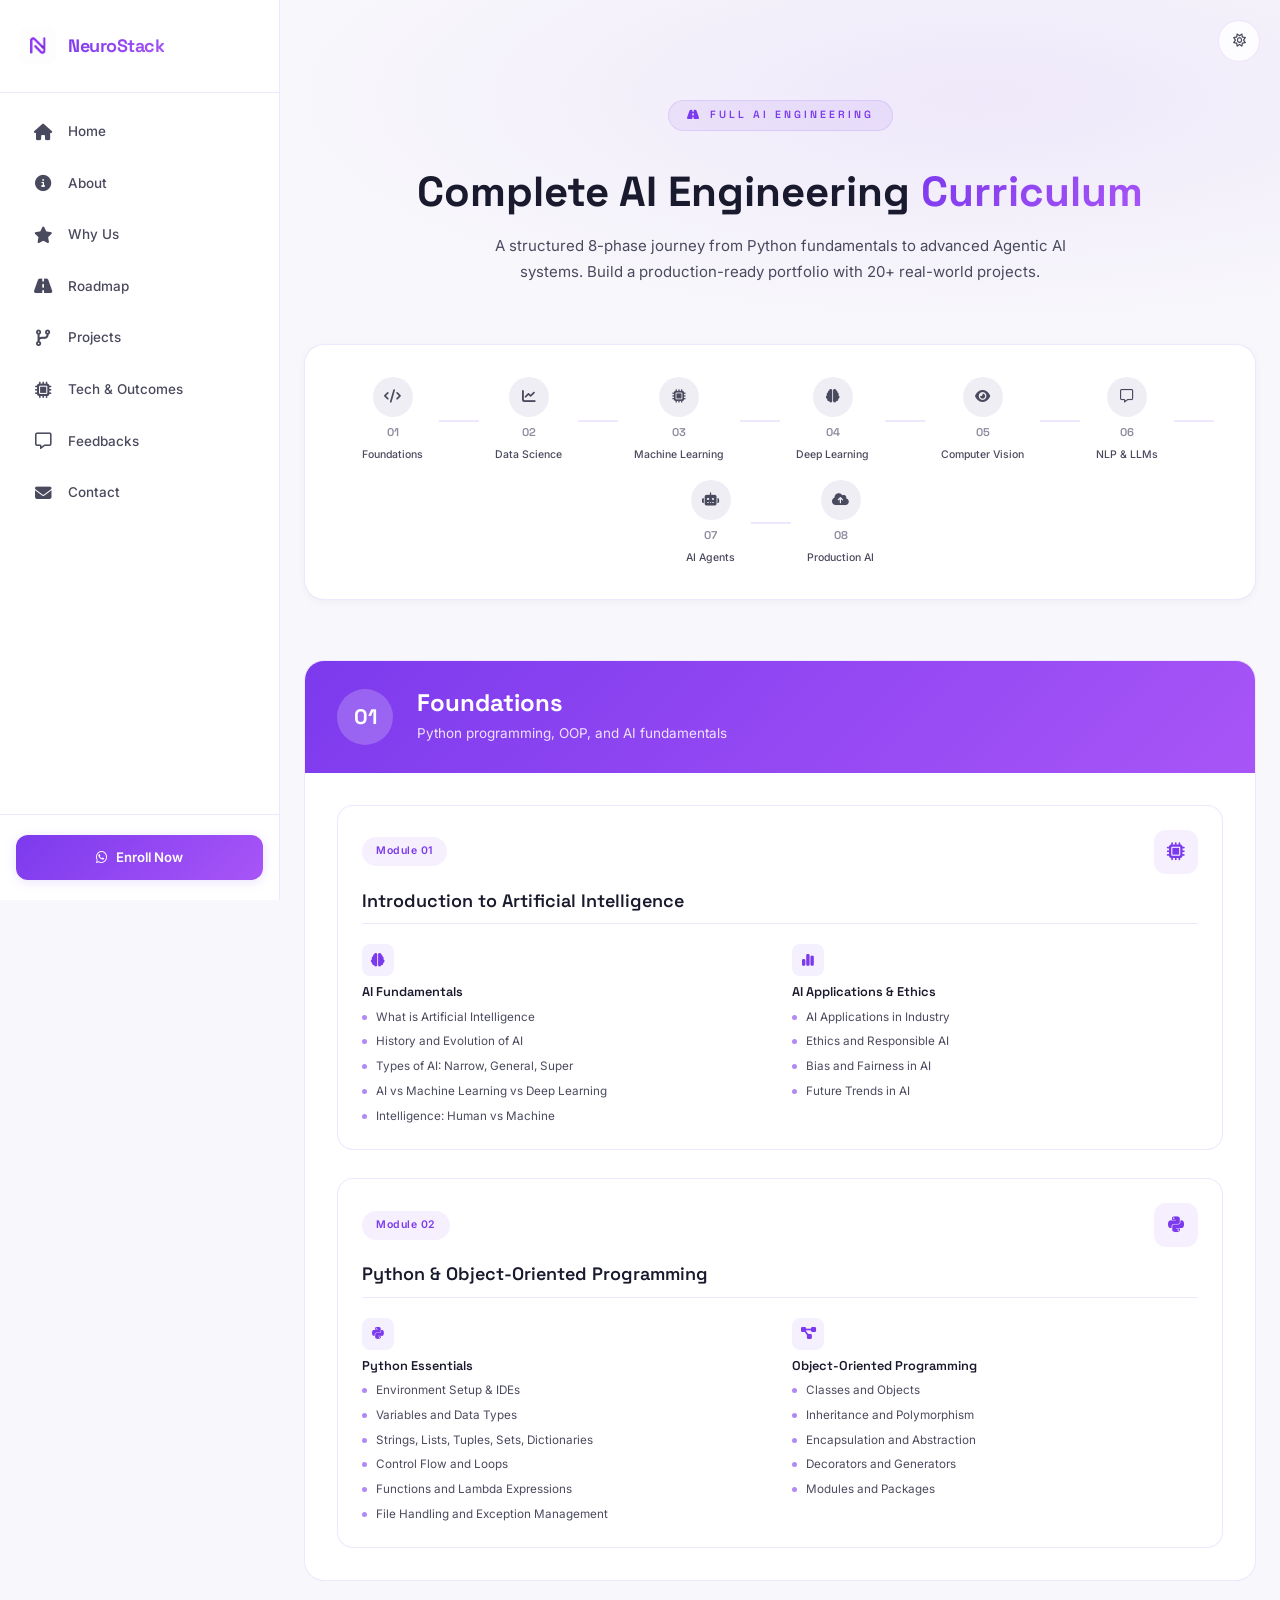
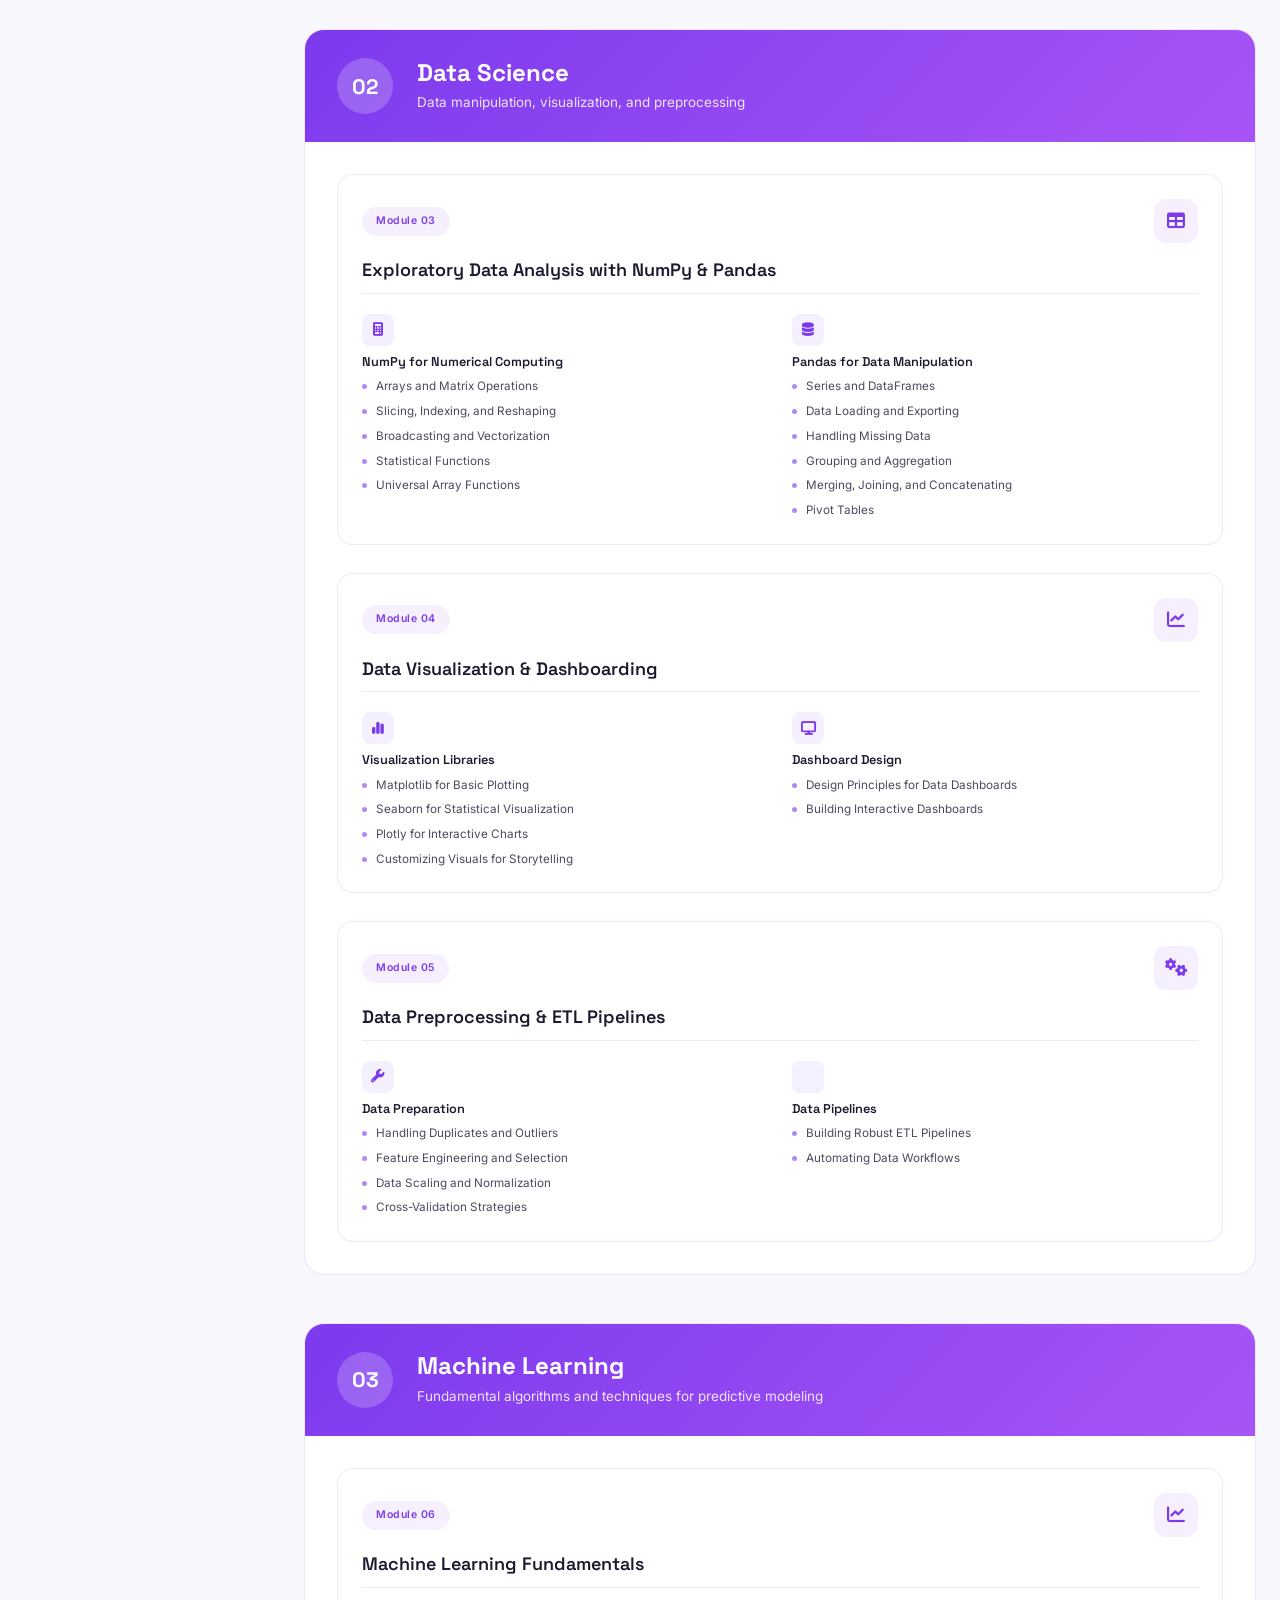
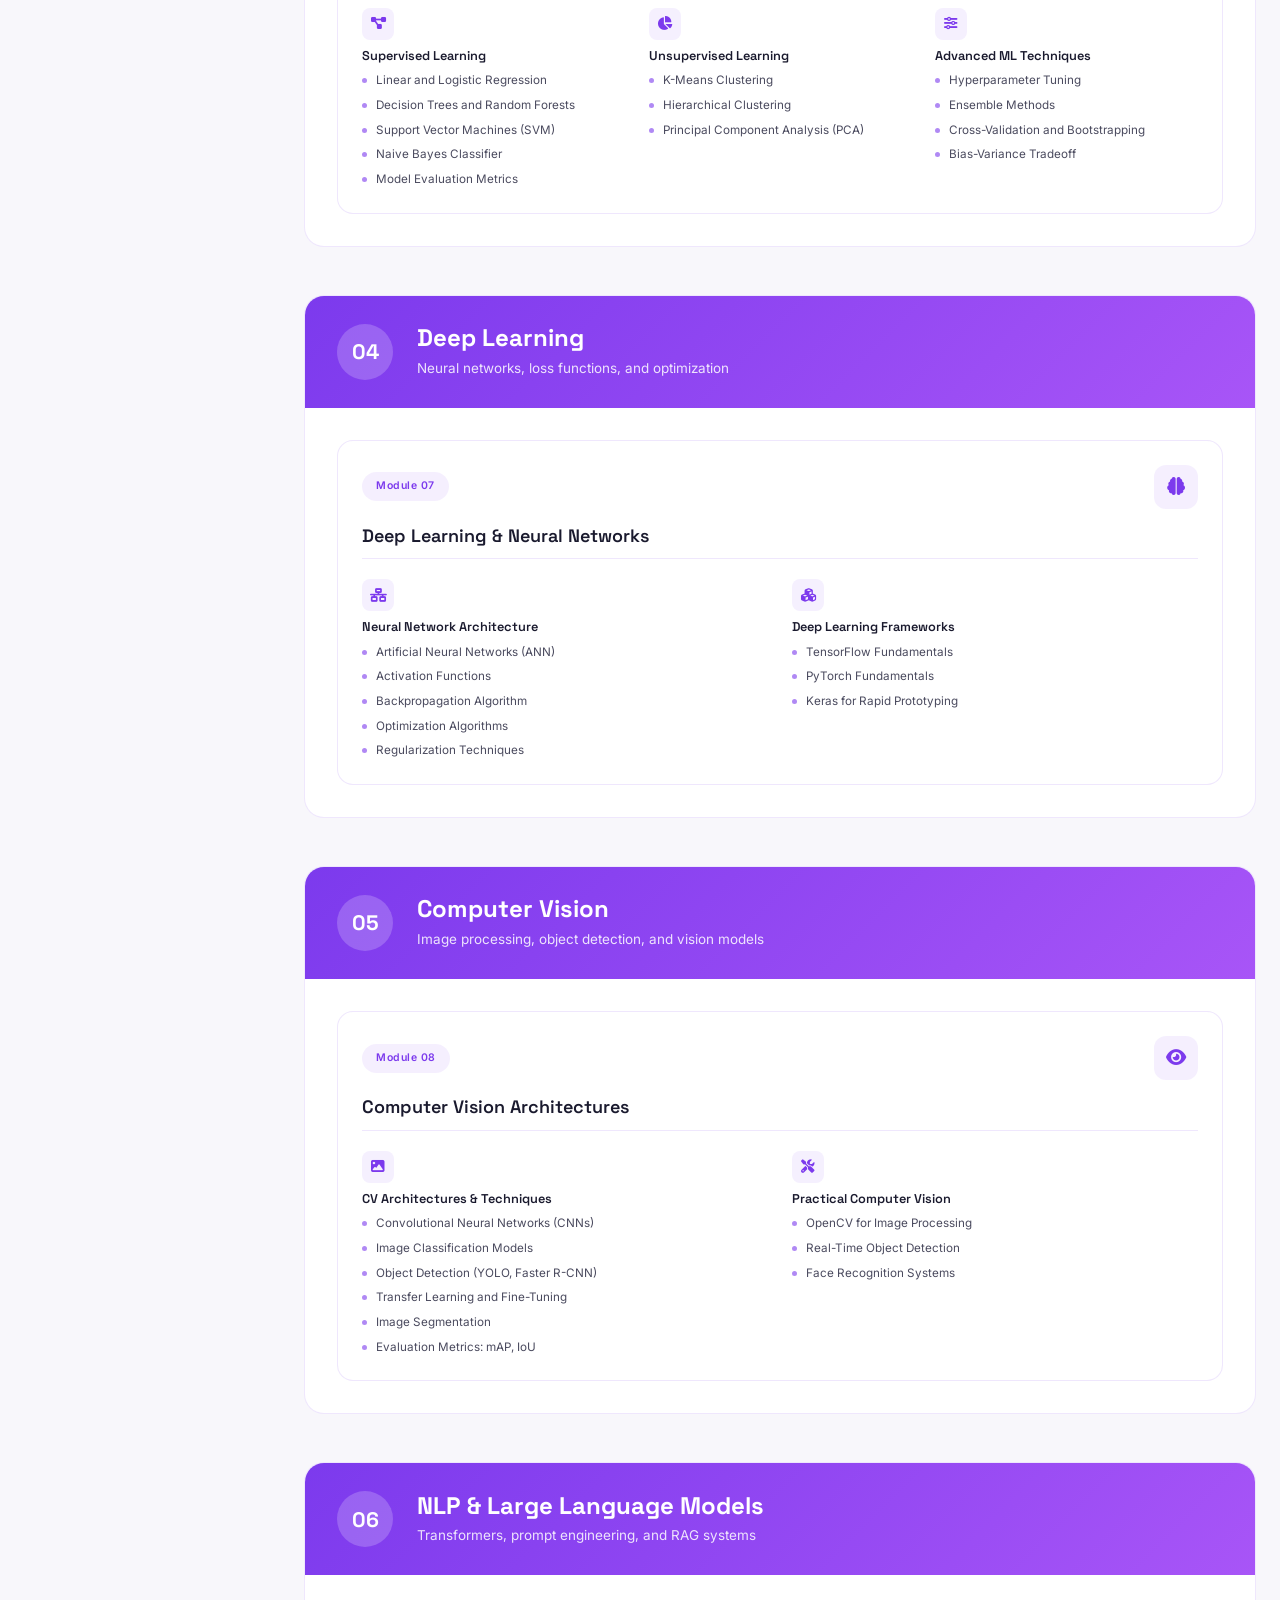
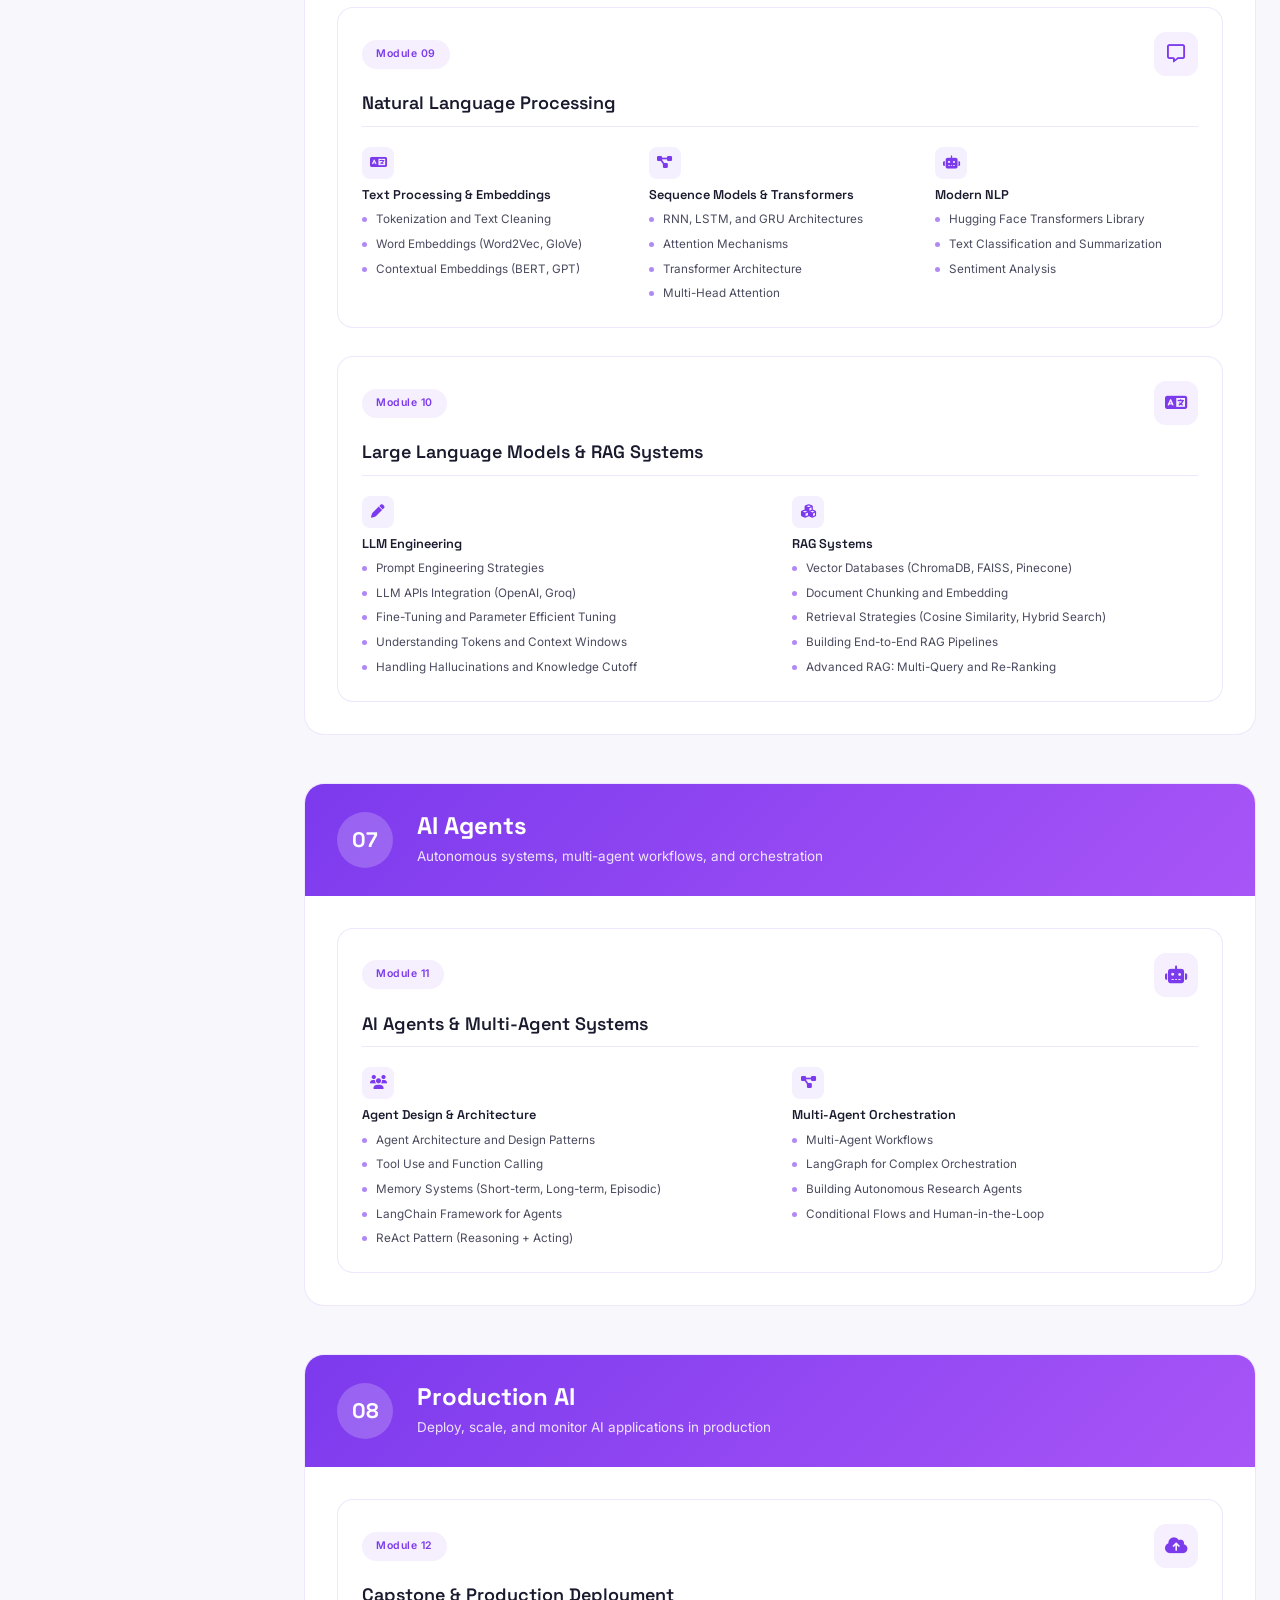
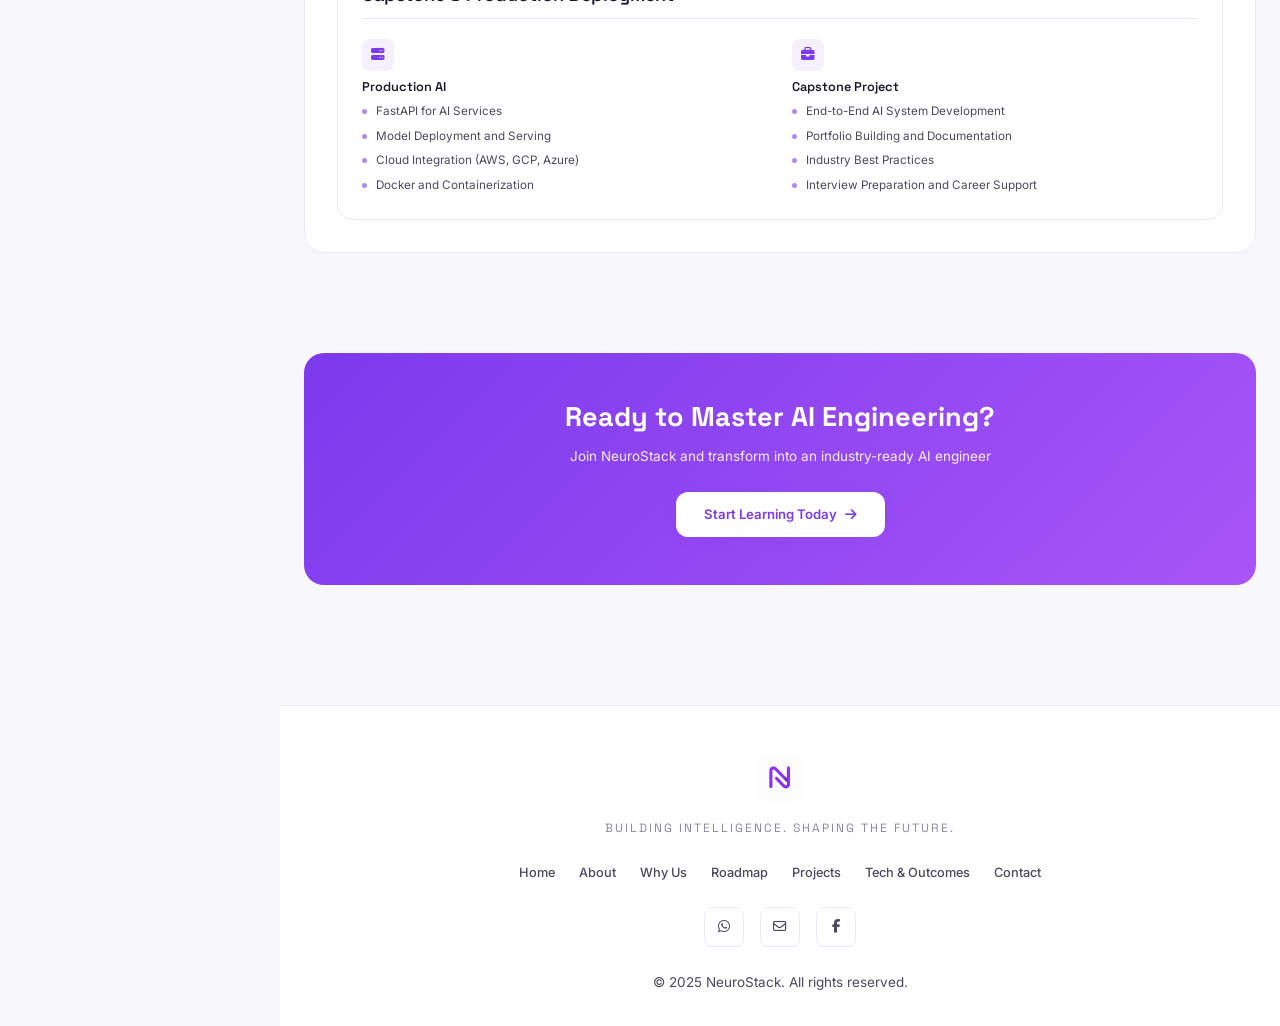
<file: pages/full-ai-roadmap.html>
<!DOCTYPE html>
<html lang="en">

<head>
    <meta charset="UTF-8">
    <meta name="viewport" content="width=device-width, initial-scale=1.0">
    <title>NeuroStack | Full AI Engineering Roadmap</title>
    <meta name="description"
        content="Complete AI Engineering curriculum: 8-phase journey from Python basics to Agentic AI. 12 professional modules with 20+ hands-on projects.">
    <link rel="icon" type="image/png" href="../assets/favicon.png">

    <link rel="preconnect" href="https://fonts.googleapis.com">
    <link rel="preconnect" href="https://fonts.gstatic.com" crossorigin>
    <link
        href="https://fonts.googleapis.com/css2?family=Inter:wght@300;400;500;600;700;800;900&family=Space+Grotesk:wght@400;500;600;700&display=swap"
        rel="stylesheet">

    <link rel="stylesheet" href="https://cdnjs.cloudflare.com/ajax/libs/font-awesome/6.5.1/css/all.min.css">

    <link rel="stylesheet" href="../css/main.css">
</head>

<body>

    <button class="theme-btn" id="themeBtn" aria-label="Toggle theme">
        <i class="fa-regular fa-sun theme-sun"></i>
        <i class="fa-regular fa-moon theme-moon"></i>
    </button>

    <div id="sidebar"></div>
    <div id="mobileHeader"></div>
    <div id="bottomNav"></div>

    <main class="main">

        <section class="roadmap-header">
            <div class="container">
                <div class="roadmap-header-content">
                    <div class="section-label">
                        <i class="fa-solid fa-road"></i>
                        <span>Full AI Engineering</span>
                    </div>
                    <h1 class="roadmap-title">Complete AI Engineering <span class="gradient-text">Curriculum</span></h1>
                    <p class="roadmap-subtitle">A structured 8-phase journey from Python fundamentals to advanced
                        Agentic AI systems. Build a production-ready portfolio with 20+ real-world projects.</p>
                </div>
            </div>
        </section>

        <section class="roadmap-progress-section">
            <div class="container">
                <div class="roadmap-progress">
                    <div class="rp-item" data-phase="1">
                        <div class="rp-icon"><i class="fa-solid fa-code"></i></div><span class="rp-num">01</span><span
                            class="rp-name">Foundations</span>
                    </div>
                    <div class="rp-line"></div>
                    <div class="rp-item" data-phase="2">
                        <div class="rp-icon"><i class="fa-solid fa-chart-line"></i></div><span
                            class="rp-num">02</span><span class="rp-name">Data Science</span>
                    </div>
                    <div class="rp-line"></div>
                    <div class="rp-item" data-phase="3">
                        <div class="rp-icon"><i class="fa-solid fa-microchip"></i></div><span
                            class="rp-num">03</span><span class="rp-name">Machine Learning</span>
                    </div>
                    <div class="rp-line"></div>
                    <div class="rp-item" data-phase="4">
                        <div class="rp-icon"><i class="fa-solid fa-brain"></i></div><span class="rp-num">04</span><span
                            class="rp-name">Deep Learning</span>
                    </div>
                    <div class="rp-line"></div>
                    <div class="rp-item" data-phase="5">
                        <div class="rp-icon"><i class="fa-solid fa-eye"></i></div><span class="rp-num">05</span><span
                            class="rp-name">Computer Vision</span>
                    </div>
                    <div class="rp-line"></div>
                    <div class="rp-item" data-phase="6">
                        <div class="rp-icon"><i class="fa-regular fa-message"></i></div><span
                            class="rp-num">06</span><span class="rp-name">NLP & LLMs</span>
                    </div>
                    <div class="rp-line"></div>
                    <div class="rp-item" data-phase="7">
                        <div class="rp-icon"><i class="fa-solid fa-robot"></i></div><span class="rp-num">07</span><span
                            class="rp-name">AI Agents</span>
                    </div>
                    <div class="rp-line"></div>
                    <div class="rp-item" data-phase="8">
                        <div class="rp-icon"><i class="fa-solid fa-cloud-arrow-up"></i></div><span
                            class="rp-num">08</span><span class="rp-name">Production AI</span>
                    </div>
                </div>
            </div>
        </section>

        <section class="timeline-section">
            <div class="container">
                <div class="timeline-wrap">

                    <!-- Phase 1: Foundations -->
                    <div class="phase-card" data-phase="1">
                        <div class="phase-header">
                            <div class="phase-badge">01</div>
                            <div class="phase-info">
                                <h2>Foundations</h2>
                                <p>Python programming, OOP, and AI fundamentals</p>
                            </div>
                        </div>
                        <div class="phase-modules">
                            <div class="mod-card">
                                <div class="mod-card-header"><span class="mod-tag">Module 01</span>
                                    <div class="mod-icon"><i class="fa-solid fa-microchip"></i></div>
                                </div>
                                <h3>Introduction to Artificial Intelligence</h3>
                                <div class="mod-topics">
                                    <div class="topic-group">
                                        <div class="topic-icon"><i class="fa-solid fa-brain"></i></div>
                                        <h4>AI Fundamentals</h4>
                                        <ul>
                                            <li>What is Artificial Intelligence</li>
                                            <li>History and Evolution of AI</li>
                                            <li>Types of AI: Narrow, General, Super</li>
                                            <li>AI vs Machine Learning vs Deep Learning</li>
                                            <li>Intelligence: Human vs Machine</li>
                                        </ul>
                                    </div>
                                    <div class="topic-group">
                                        <div class="topic-icon"><i class="fa-solid fa-chart-simple"></i></div>
                                        <h4>AI Applications & Ethics</h4>
                                        <ul>
                                            <li>AI Applications in Industry</li>
                                            <li>Ethics and Responsible AI</li>
                                            <li>Bias and Fairness in AI</li>
                                            <li>Future Trends in AI</li>
                                        </ul>
                                    </div>
                                </div>
                            </div>
                            <div class="mod-card">
                                <div class="mod-card-header"><span class="mod-tag">Module 02</span>
                                    <div class="mod-icon"><i class="fa-brands fa-python"></i></div>
                                </div>
                                <h3>Python & Object-Oriented Programming</h3>
                                <div class="mod-topics">
                                    <div class="topic-group">
                                        <div class="topic-icon"><i class="fa-brands fa-python"></i></div>
                                        <h4>Python Essentials</h4>
                                        <ul>
                                            <li>Environment Setup & IDEs</li>
                                            <li>Variables and Data Types</li>
                                            <li>Strings, Lists, Tuples, Sets, Dictionaries</li>
                                            <li>Control Flow and Loops</li>
                                            <li>Functions and Lambda Expressions</li>
                                            <li>File Handling and Exception Management</li>
                                        </ul>
                                    </div>
                                    <div class="topic-group">
                                        <div class="topic-icon"><i class="fa-solid fa-diagram-project"></i></div>
                                        <h4>Object-Oriented Programming</h4>
                                        <ul>
                                            <li>Classes and Objects</li>
                                            <li>Inheritance and Polymorphism</li>
                                            <li>Encapsulation and Abstraction</li>
                                            <li>Decorators and Generators</li>
                                            <li>Modules and Packages</li>
                                        </ul>
                                    </div>
                                </div>
                            </div>
                        </div>
                    </div>

                    <!-- Phase 2: Data Science -->
                    <div class="phase-card" data-phase="2">
                        <div class="phase-header">
                            <div class="phase-badge">02</div>
                            <div class="phase-info">
                                <h2>Data Science</h2>
                                <p>Data manipulation, visualization, and preprocessing</p>
                            </div>
                        </div>
                        <div class="phase-modules">
                            <div class="mod-card">
                                <div class="mod-card-header"><span class="mod-tag">Module 03</span>
                                    <div class="mod-icon"><i class="fa-solid fa-table"></i></div>
                                </div>
                                <h3>Exploratory Data Analysis with NumPy & Pandas</h3>
                                <div class="mod-topics">
                                    <div class="topic-group">
                                        <div class="topic-icon"><i class="fa-solid fa-calculator"></i></div>
                                        <h4>NumPy for Numerical Computing</h4>
                                        <ul>
                                            <li>Arrays and Matrix Operations</li>
                                            <li>Slicing, Indexing, and Reshaping</li>
                                            <li>Broadcasting and Vectorization</li>
                                            <li>Statistical Functions</li>
                                            <li>Universal Array Functions</li>
                                        </ul>
                                    </div>
                                    <div class="topic-group">
                                        <div class="topic-icon"><i class="fa-solid fa-database"></i></div>
                                        <h4>Pandas for Data Manipulation</h4>
                                        <ul>
                                            <li>Series and DataFrames</li>
                                            <li>Data Loading and Exporting</li>
                                            <li>Handling Missing Data</li>
                                            <li>Grouping and Aggregation</li>
                                            <li>Merging, Joining, and Concatenating</li>
                                            <li>Pivot Tables</li>
                                        </ul>
                                    </div>
                                </div>
                            </div>
                            <div class="mod-card">
                                <div class="mod-card-header"><span class="mod-tag">Module 04</span>
                                    <div class="mod-icon"><i class="fa-solid fa-chart-line"></i></div>
                                </div>
                                <h3>Data Visualization & Dashboarding</h3>
                                <div class="mod-topics">
                                    <div class="topic-group">
                                        <div class="topic-icon"><i class="fa-solid fa-chart-simple"></i></div>
                                        <h4>Visualization Libraries</h4>
                                        <ul>
                                            <li>Matplotlib for Basic Plotting</li>
                                            <li>Seaborn for Statistical Visualization</li>
                                            <li>Plotly for Interactive Charts</li>
                                            <li>Customizing Visuals for Storytelling</li>
                                        </ul>
                                    </div>
                                    <div class="topic-group">
                                        <div class="topic-icon"><i class="fa-solid fa-display"></i></div>
                                        <h4>Dashboard Design</h4>
                                        <ul>
                                            <li>Design Principles for Data Dashboards</li>
                                            <li>Building Interactive Dashboards</li>
                                        </ul>
                                    </div>
                                </div>
                            </div>
                            <div class="mod-card">
                                <div class="mod-card-header"><span class="mod-tag">Module 05</span>
                                    <div class="mod-icon"><i class="fa-solid fa-gears"></i></div>
                                </div>
                                <h3>Data Preprocessing & ETL Pipelines</h3>
                                <div class="mod-topics">
                                    <div class="topic-group">
                                        <div class="topic-icon"><i class="fa-solid fa-wrench"></i></div>
                                        <h4>Data Preparation</h4>
                                        <ul>
                                            <li>Handling Duplicates and Outliers</li>
                                            <li>Feature Engineering and Selection</li>
                                            <li>Data Scaling and Normalization</li>
                                            <li>Cross-Validation Strategies</li>
                                        </ul>
                                    </div>
                                    <div class="topic-group">
                                        <div class="topic-icon"><i class="fa-solid fa-pipeline"></i></div>
                                        <h4>Data Pipelines</h4>
                                        <ul>
                                            <li>Building Robust ETL Pipelines</li>
                                            <li>Automating Data Workflows</li>
                                        </ul>
                                    </div>
                                </div>
                            </div>
                        </div>
                    </div>

                    <!-- Phase 3: Machine Learning -->
                    <div class="phase-card" data-phase="3">
                        <div class="phase-header">
                            <div class="phase-badge">03</div>
                            <div class="phase-info">
                                <h2>Machine Learning</h2>
                                <p>Fundamental algorithms and techniques for predictive modeling</p>
                            </div>
                        </div>
                        <div class="phase-modules">
                            <div class="mod-card">
                                <div class="mod-card-header"><span class="mod-tag">Module 06</span>
                                    <div class="mod-icon"><i class="fa-solid fa-chart-line"></i></div>
                                </div>
                                <h3>Machine Learning Fundamentals</h3>
                                <div class="mod-topics">
                                    <div class="topic-group">
                                        <div class="topic-icon"><i class="fa-solid fa-diagram-project"></i></div>
                                        <h4>Supervised Learning</h4>
                                        <ul>
                                            <li>Linear and Logistic Regression</li>
                                            <li>Decision Trees and Random Forests</li>
                                            <li>Support Vector Machines (SVM)</li>
                                            <li>Naive Bayes Classifier</li>
                                            <li>Model Evaluation Metrics</li>
                                        </ul>
                                    </div>
                                    <div class="topic-group">
                                        <div class="topic-icon"><i class="fa-solid fa-chart-pie"></i></div>
                                        <h4>Unsupervised Learning</h4>
                                        <ul>
                                            <li>K-Means Clustering</li>
                                            <li>Hierarchical Clustering</li>
                                            <li>Principal Component Analysis (PCA)</li>
                                        </ul>
                                    </div>
                                    <div class="topic-group">
                                        <div class="topic-icon"><i class="fa-solid fa-sliders"></i></div>
                                        <h4>Advanced ML Techniques</h4>
                                        <ul>
                                            <li>Hyperparameter Tuning</li>
                                            <li>Ensemble Methods</li>
                                            <li>Cross-Validation and Bootstrapping</li>
                                            <li>Bias-Variance Tradeoff</li>
                                        </ul>
                                    </div>
                                </div>
                            </div>
                        </div>
                    </div>

                    <!-- Phase 4: Deep Learning -->
                    <div class="phase-card" data-phase="4">
                        <div class="phase-header">
                            <div class="phase-badge">04</div>
                            <div class="phase-info">
                                <h2>Deep Learning</h2>
                                <p>Neural networks, loss functions, and optimization</p>
                            </div>
                        </div>
                        <div class="phase-modules">
                            <div class="mod-card">
                                <div class="mod-card-header"><span class="mod-tag">Module 07</span>
                                    <div class="mod-icon"><i class="fa-solid fa-brain"></i></div>
                                </div>
                                <h3>Deep Learning & Neural Networks</h3>
                                <div class="mod-topics">
                                    <div class="topic-group">
                                        <div class="topic-icon"><i class="fa-solid fa-network-wired"></i></div>
                                        <h4>Neural Network Architecture</h4>
                                        <ul>
                                            <li>Artificial Neural Networks (ANN)</li>
                                            <li>Activation Functions</li>
                                            <li>Backpropagation Algorithm</li>
                                            <li>Optimization Algorithms</li>
                                            <li>Regularization Techniques</li>
                                        </ul>
                                    </div>
                                    <div class="topic-group">
                                        <div class="topic-icon"><i class="fa-solid fa-cubes"></i></div>
                                        <h4>Deep Learning Frameworks</h4>
                                        <ul>
                                            <li>TensorFlow Fundamentals</li>
                                            <li>PyTorch Fundamentals</li>
                                            <li>Keras for Rapid Prototyping</li>
                                        </ul>
                                    </div>
                                </div>
                            </div>
                        </div>
                    </div>

                    <!-- Phase 5: Computer Vision -->
                    <div class="phase-card" data-phase="5">
                        <div class="phase-header">
                            <div class="phase-badge">05</div>
                            <div class="phase-info">
                                <h2>Computer Vision</h2>
                                <p>Image processing, object detection, and vision models</p>
                            </div>
                        </div>
                        <div class="phase-modules">
                            <div class="mod-card">
                                <div class="mod-card-header"><span class="mod-tag">Module 08</span>
                                    <div class="mod-icon"><i class="fa-solid fa-eye"></i></div>
                                </div>
                                <h3>Computer Vision Architectures</h3>
                                <div class="mod-topics">
                                    <div class="topic-group">
                                        <div class="topic-icon"><i class="fa-solid fa-image"></i></div>
                                        <h4>CV Architectures & Techniques</h4>
                                        <ul>
                                            <li>Convolutional Neural Networks (CNNs)</li>
                                            <li>Image Classification Models</li>
                                            <li>Object Detection (YOLO, Faster R-CNN)</li>
                                            <li>Transfer Learning and Fine-Tuning</li>
                                            <li>Image Segmentation</li>
                                            <li>Evaluation Metrics: mAP, IoU</li>
                                        </ul>
                                    </div>
                                    <div class="topic-group">
                                        <div class="topic-icon"><i class="fa-solid fa-tools"></i></div>
                                        <h4>Practical Computer Vision</h4>
                                        <ul>
                                            <li>OpenCV for Image Processing</li>
                                            <li>Real-Time Object Detection</li>
                                            <li>Face Recognition Systems</li>
                                        </ul>
                                    </div>
                                </div>
                            </div>
                        </div>
                    </div>

                    <!-- Phase 6: NLP & LLMs -->
                    <div class="phase-card" data-phase="6">
                        <div class="phase-header">
                            <div class="phase-badge">06</div>
                            <div class="phase-info">
                                <h2>NLP & Large Language Models</h2>
                                <p>Transformers, prompt engineering, and RAG systems</p>
                            </div>
                        </div>
                        <div class="phase-modules">
                            <div class="mod-card">
                                <div class="mod-card-header"><span class="mod-tag">Module 09</span>
                                    <div class="mod-icon"><i class="fa-regular fa-message"></i></div>
                                </div>
                                <h3>Natural Language Processing</h3>
                                <div class="mod-topics">
                                    <div class="topic-group">
                                        <div class="topic-icon"><i class="fa-solid fa-language"></i></div>
                                        <h4>Text Processing & Embeddings</h4>
                                        <ul>
                                            <li>Tokenization and Text Cleaning</li>
                                            <li>Word Embeddings (Word2Vec, GloVe)</li>
                                            <li>Contextual Embeddings (BERT, GPT)</li>
                                        </ul>
                                    </div>
                                    <div class="topic-group">
                                        <div class="topic-icon"><i class="fa-solid fa-diagram-project"></i></div>
                                        <h4>Sequence Models & Transformers</h4>
                                        <ul>
                                            <li>RNN, LSTM, and GRU Architectures</li>
                                            <li>Attention Mechanisms</li>
                                            <li>Transformer Architecture</li>
                                            <li>Multi-Head Attention</li>
                                        </ul>
                                    </div>
                                    <div class="topic-group">
                                        <div class="topic-icon"><i class="fa-solid fa-robot"></i></div>
                                        <h4>Modern NLP</h4>
                                        <ul>
                                            <li>Hugging Face Transformers Library</li>
                                            <li>Text Classification and Summarization</li>
                                            <li>Sentiment Analysis</li>
                                        </ul>
                                    </div>
                                </div>
                            </div>
                            <div class="mod-card">
                                <div class="mod-card-header"><span class="mod-tag">Module 10</span>
                                    <div class="mod-icon"><i class="fa-solid fa-language"></i></div>
                                </div>
                                <h3>Large Language Models & RAG Systems</h3>
                                <div class="mod-topics">
                                    <div class="topic-group">
                                        <div class="topic-icon"><i class="fa-solid fa-pen"></i></div>
                                        <h4>LLM Engineering</h4>
                                        <ul>
                                            <li>Prompt Engineering Strategies</li>
                                            <li>LLM APIs Integration (OpenAI, Groq)</li>
                                            <li>Fine-Tuning and Parameter Efficient Tuning</li>
                                            <li>Understanding Tokens and Context Windows</li>
                                            <li>Handling Hallucinations and Knowledge Cutoff</li>
                                        </ul>
                                    </div>
                                    <div class="topic-group">
                                        <div class="topic-icon"><i class="fa-solid fa-cubes"></i></div>
                                        <h4>RAG Systems</h4>
                                        <ul>
                                            <li>Vector Databases (ChromaDB, FAISS, Pinecone)</li>
                                            <li>Document Chunking and Embedding</li>
                                            <li>Retrieval Strategies (Cosine Similarity, Hybrid Search)</li>
                                            <li>Building End-to-End RAG Pipelines</li>
                                            <li>Advanced RAG: Multi-Query and Re-Ranking</li>
                                        </ul>
                                    </div>
                                </div>
                            </div>
                        </div>
                    </div>

                    <!-- Phase 7: AI Agents -->
                    <div class="phase-card" data-phase="7">
                        <div class="phase-header">
                            <div class="phase-badge">07</div>
                            <div class="phase-info">
                                <h2>AI Agents</h2>
                                <p>Autonomous systems, multi-agent workflows, and orchestration</p>
                            </div>
                        </div>
                        <div class="phase-modules">
                            <div class="mod-card">
                                <div class="mod-card-header"><span class="mod-tag">Module 11</span>
                                    <div class="mod-icon"><i class="fa-solid fa-robot"></i></div>
                                </div>
                                <h3>AI Agents & Multi-Agent Systems</h3>
                                <div class="mod-topics">
                                    <div class="topic-group">
                                        <div class="topic-icon"><i class="fa-solid fa-users"></i></div>
                                        <h4>Agent Design & Architecture</h4>
                                        <ul>
                                            <li>Agent Architecture and Design Patterns</li>
                                            <li>Tool Use and Function Calling</li>
                                            <li>Memory Systems (Short-term, Long-term, Episodic)</li>
                                            <li>LangChain Framework for Agents</li>
                                            <li>ReAct Pattern (Reasoning + Acting)</li>
                                        </ul>
                                    </div>
                                    <div class="topic-group">
                                        <div class="topic-icon"><i class="fa-solid fa-diagram-project"></i></div>
                                        <h4>Multi-Agent Orchestration</h4>
                                        <ul>
                                            <li>Multi-Agent Workflows</li>
                                            <li>LangGraph for Complex Orchestration</li>
                                            <li>Building Autonomous Research Agents</li>
                                            <li>Conditional Flows and Human-in-the-Loop</li>
                                        </ul>
                                    </div>
                                </div>
                            </div>
                        </div>
                    </div>

                    <!-- Phase 8: Production AI -->
                    <div class="phase-card" data-phase="8">
                        <div class="phase-header">
                            <div class="phase-badge">08</div>
                            <div class="phase-info">
                                <h2>Production AI</h2>
                                <p>Deploy, scale, and monitor AI applications in production</p>
                            </div>
                        </div>
                        <div class="phase-modules">
                            <div class="mod-card">
                                <div class="mod-card-header"><span class="mod-tag">Module 12</span>
                                    <div class="mod-icon"><i class="fa-solid fa-cloud-arrow-up"></i></div>
                                </div>
                                <h3>Capstone & Production Deployment</h3>
                                <div class="mod-topics">
                                    <div class="topic-group">
                                        <div class="topic-icon"><i class="fa-solid fa-server"></i></div>
                                        <h4>Production AI</h4>
                                        <ul>
                                            <li>FastAPI for AI Services</li>
                                            <li>Model Deployment and Serving</li>
                                            <li>Cloud Integration (AWS, GCP, Azure)</li>
                                            <li>Docker and Containerization</li>
                                        </ul>
                                    </div>
                                    <div class="topic-group">
                                        <div class="topic-icon"><i class="fa-solid fa-briefcase"></i></div>
                                        <h4>Capstone Project</h4>
                                        <ul>
                                            <li>End-to-End AI System Development</li>
                                            <li>Portfolio Building and Documentation</li>
                                            <li>Industry Best Practices</li>
                                            <li>Interview Preparation and Career Support</li>
                                        </ul>
                                    </div>
                                </div>
                            </div>
                        </div>
                    </div>

                </div>
            </div>
        </section>

        <section class="roadmap-cta">
            <div class="container">
                <div class="cta-card">
                    <h2>Ready to Master AI Engineering?</h2>
                    <p>Join NeuroStack and transform into an industry-ready AI engineer</p>
                    <a href="https://wa.me/201220426463" target="_blank" class="btn btn-primary">
                        Start Learning Today
                        <i class="fa-solid fa-arrow-right"></i>
                    </a>
                </div>
            </div>
        </section>

        <div id="footer"></div>
    </main>

    <script src="../js/theme.js"></script>
    <script src="../js/navigation.js"></script>
    <script src="../js/animations.js"></script>
    <script src="../js/main.js"></script>

    <script>
        fetch('../components/sidebar.html').then(r => r.text()).then(d => document.getElementById('sidebar').innerHTML = d);
        fetch('../components/mobile-header.html').then(r => r.text()).then(d => document.getElementById('mobileHeader').innerHTML = d);
        fetch('../components/bottom-nav.html').then(r => r.text()).then(d => document.getElementById('bottomNav').innerHTML = d);
        fetch('../components/footer.html').then(r => r.text()).then(d => document.getElementById('footer').innerHTML = d);
    </script>
</body>

</html>
</file>
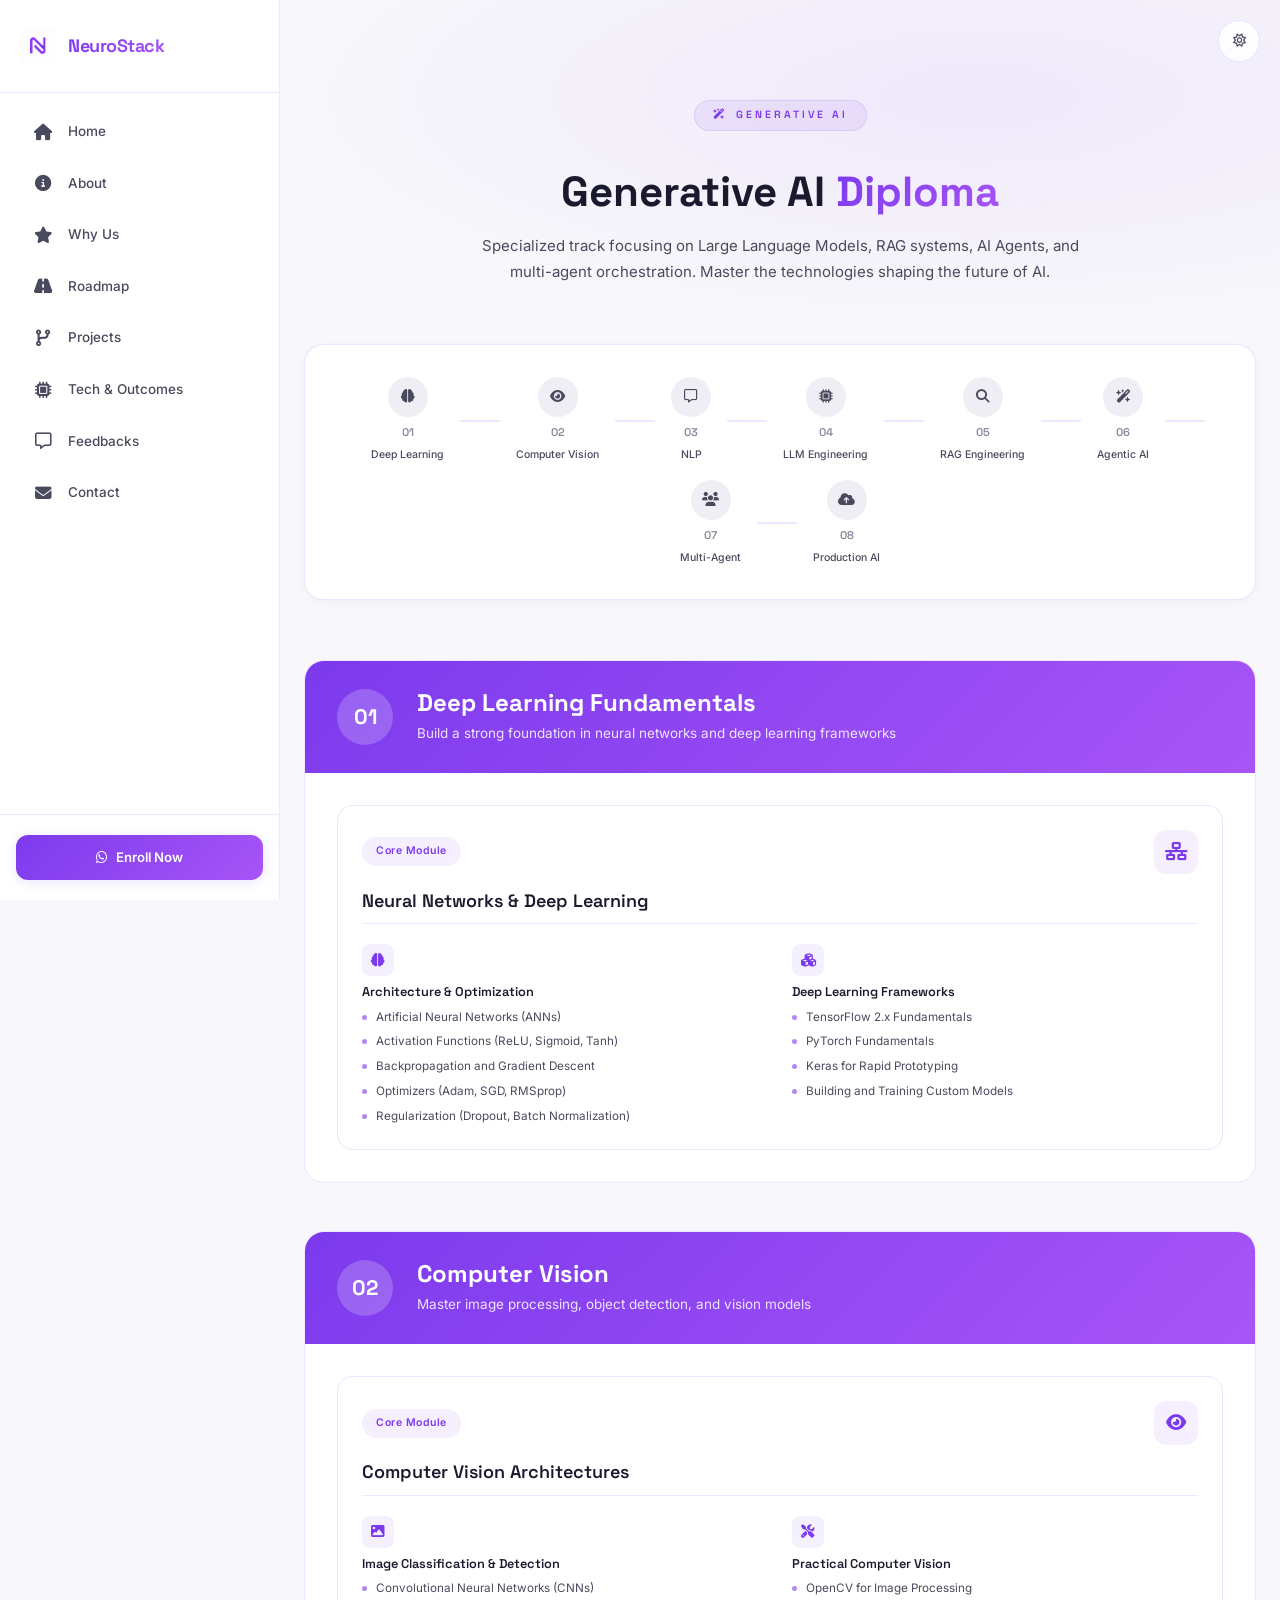
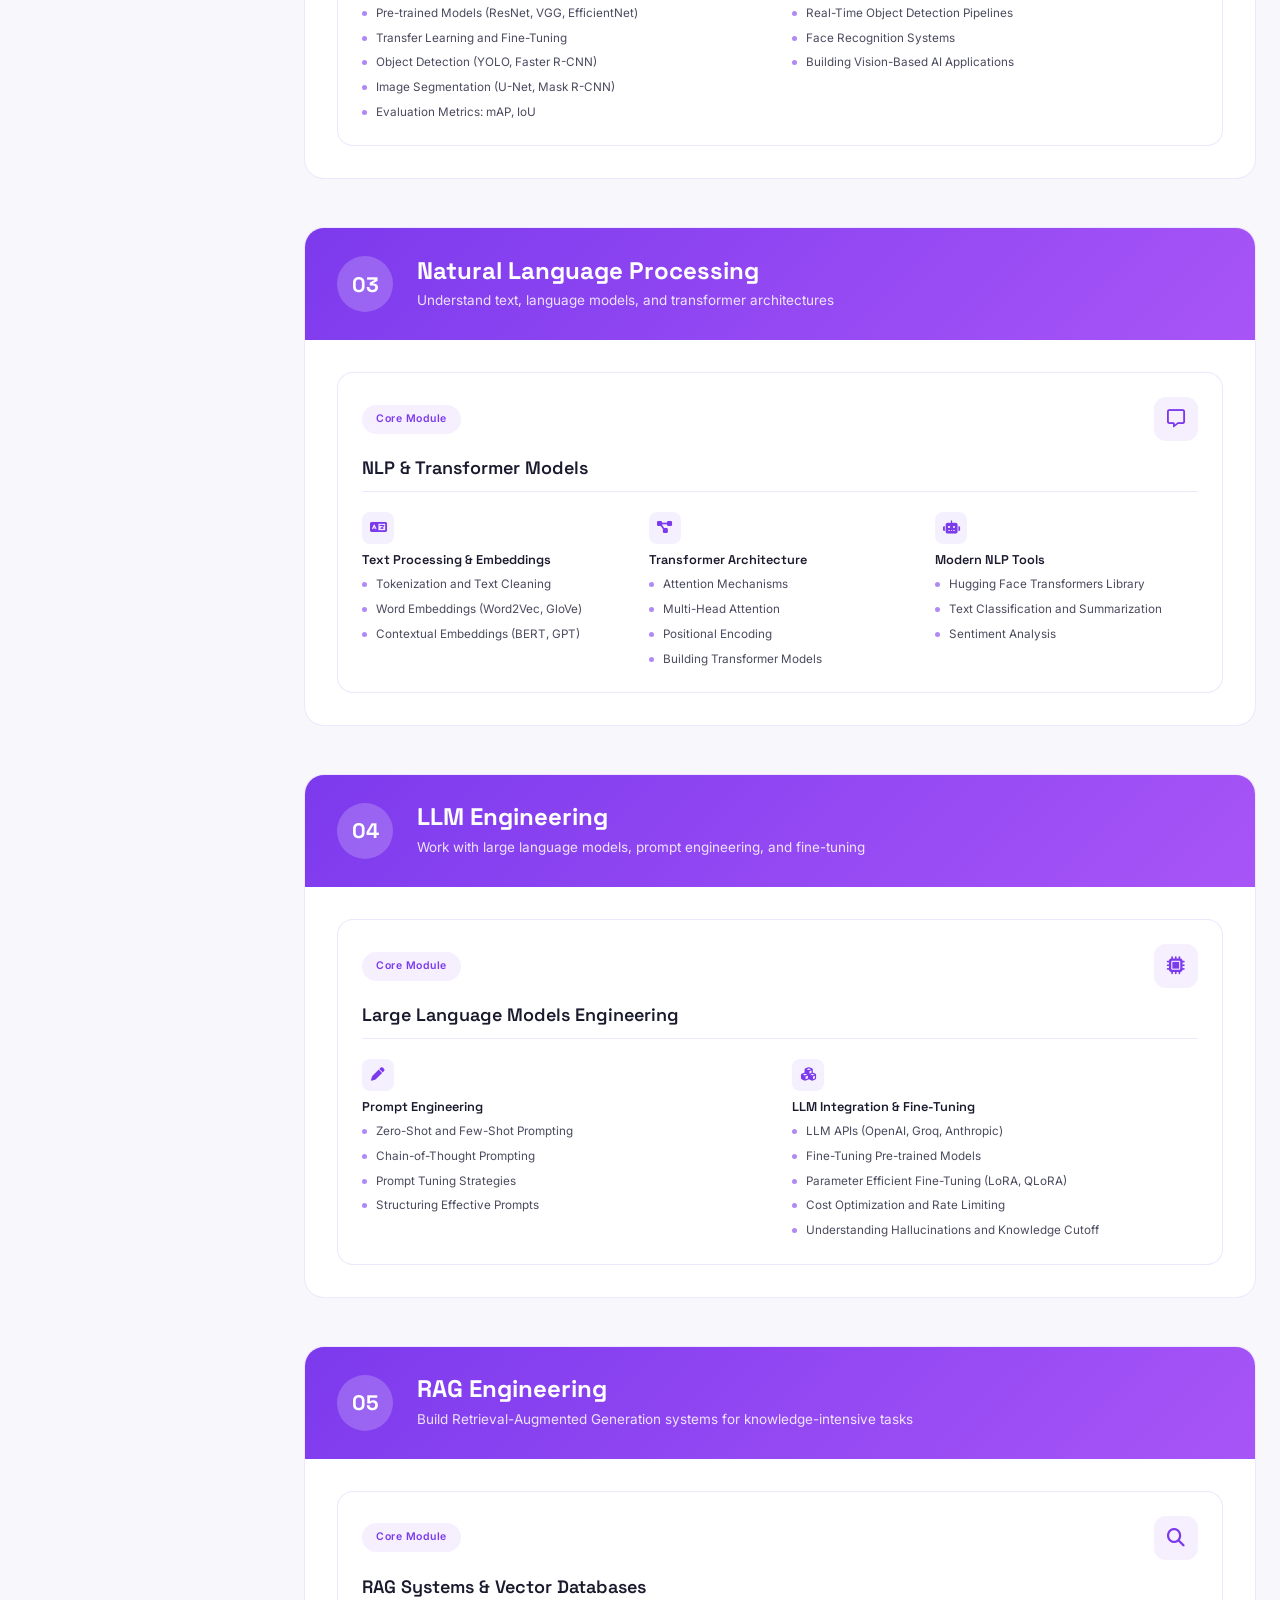
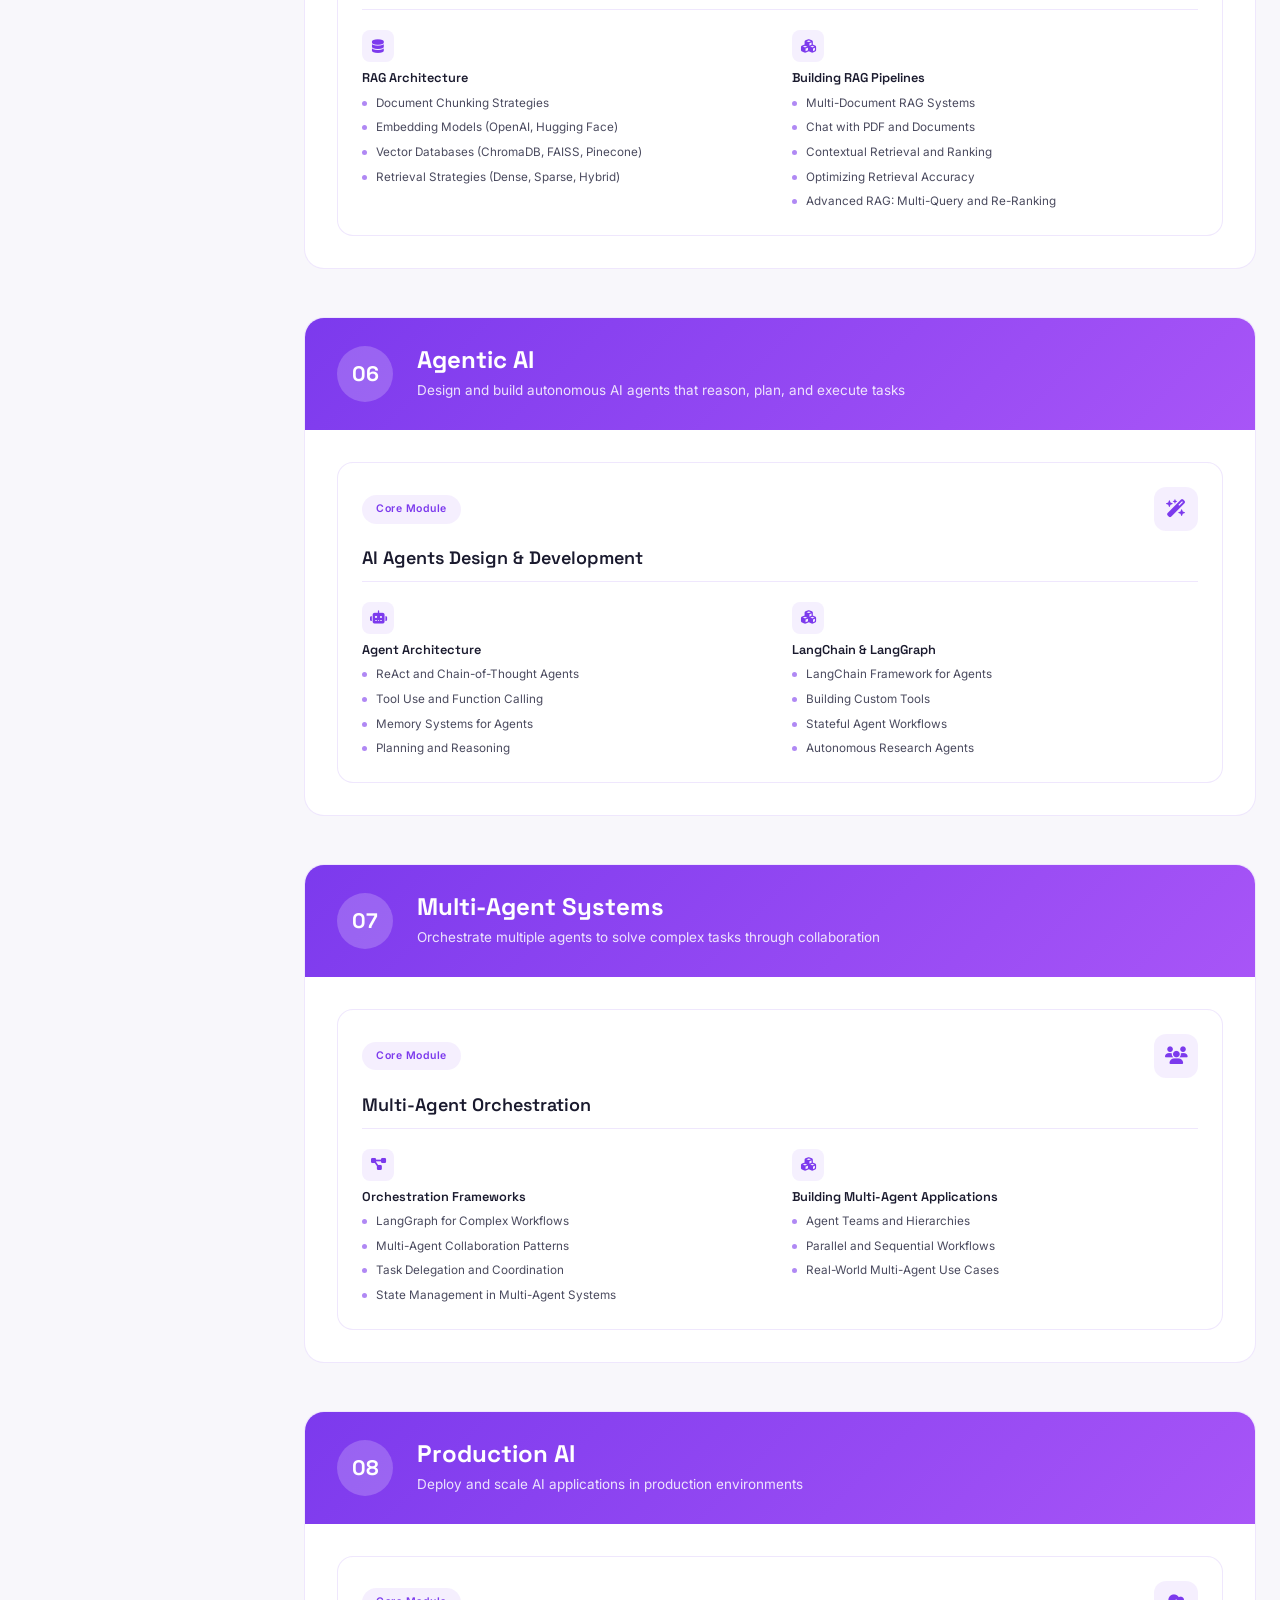
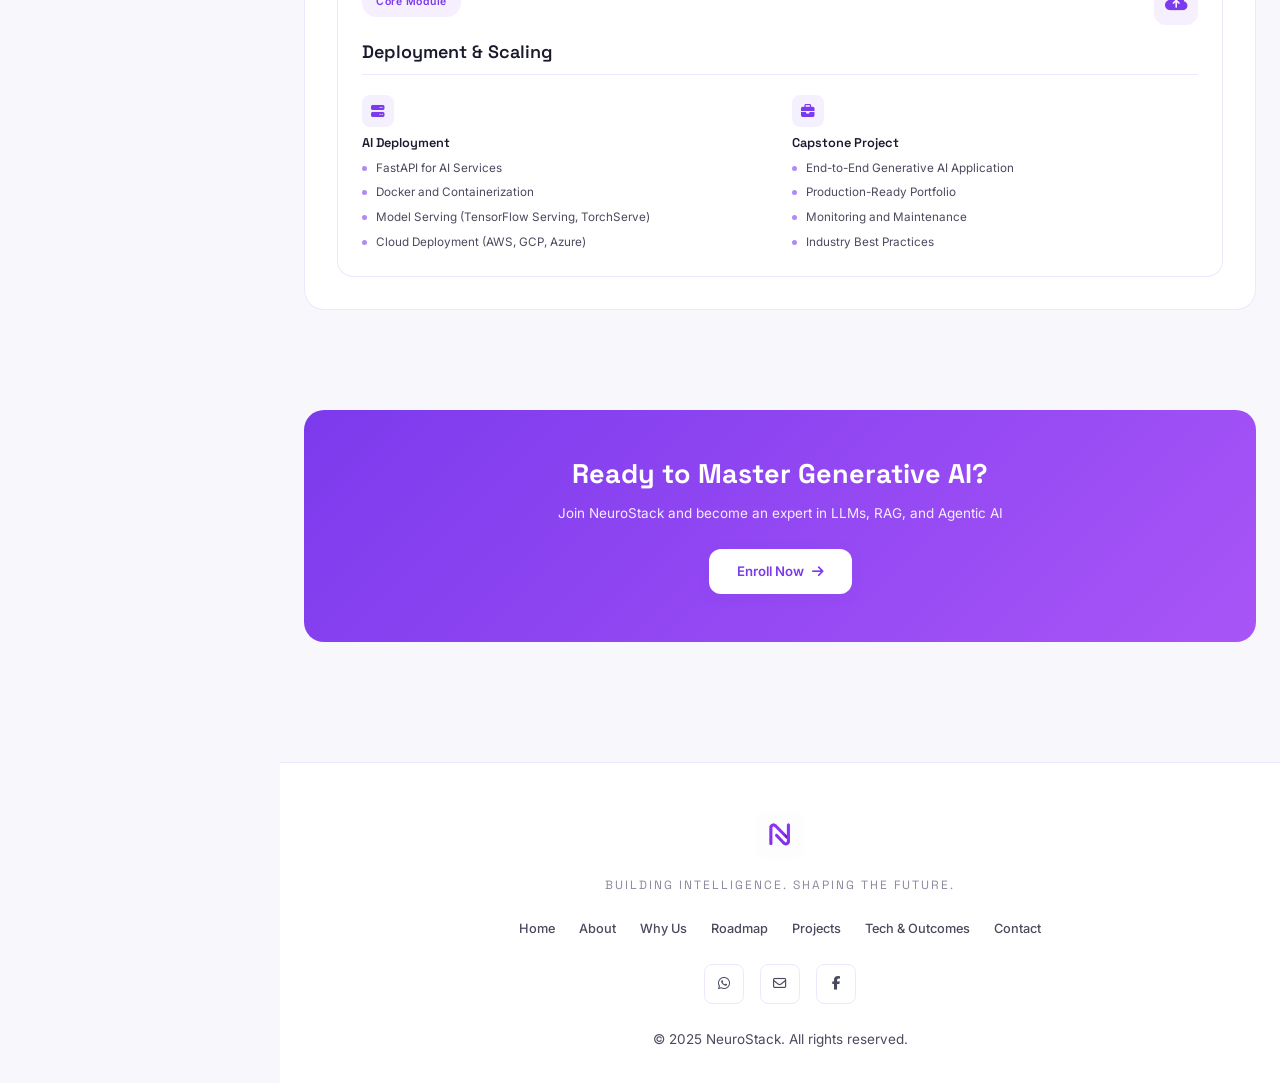
<file: pages/gen-ai-roadmap.html>
<!DOCTYPE html>
<html lang="en">

<head>
    <meta charset="UTF-8">
    <meta name="viewport" content="width=device-width, initial-scale=1.0">
    <title>NeuroStack | Generative AI Roadmap</title>
    <meta name="description"
        content="Master Generative AI with our specialized diploma: Deep Learning, Computer Vision, NLP, LLMs, RAG, Agentic AI, Multi-Agent Systems, and Production AI.">
    <link rel="icon" type="image/png" href="../assets/favicon.png">

    <link rel="preconnect" href="https://fonts.googleapis.com">
    <link rel="preconnect" href="https://fonts.gstatic.com" crossorigin>
    <link
        href="https://fonts.googleapis.com/css2?family=Inter:wght@300;400;500;600;700;800;900&family=Space+Grotesk:wght@400;500;600;700&display=swap"
        rel="stylesheet">

    <link rel="stylesheet" href="https://cdnjs.cloudflare.com/ajax/libs/font-awesome/6.5.1/css/all.min.css">

    <link rel="stylesheet" href="../css/main.css">
</head>

<body>

    <button class="theme-btn" id="themeBtn" aria-label="Toggle theme">
        <i class="fa-regular fa-sun theme-sun"></i>
        <i class="fa-regular fa-moon theme-moon"></i>
    </button>

    <div id="sidebar"></div>
    <div id="mobileHeader"></div>
    <div id="bottomNav"></div>

    <main class="main">

        <section class="roadmap-header">
            <div class="container">
                <div class="roadmap-header-content">
                    <div class="section-label">
                        <i class="fa-solid fa-wand-magic-sparkles"></i>
                        <span>Generative AI</span>
                    </div>
                    <h1 class="roadmap-title">Generative AI <span class="gradient-text">Diploma</span></h1>
                    <p class="roadmap-subtitle">Specialized track focusing on Large Language Models, RAG systems, AI
                        Agents, and multi-agent orchestration. Master the technologies shaping the future of AI.</p>
                </div>
            </div>
        </section>

        <section class="roadmap-progress-section">
            <div class="container">
                <div class="roadmap-progress">
                    <div class="rp-item" data-phase="1">
                        <div class="rp-icon"><i class="fa-solid fa-brain"></i></div><span class="rp-num">01</span><span
                            class="rp-name">Deep Learning</span>
                    </div>
                    <div class="rp-line"></div>
                    <div class="rp-item" data-phase="2">
                        <div class="rp-icon"><i class="fa-solid fa-eye"></i></div><span class="rp-num">02</span><span
                            class="rp-name">Computer Vision</span>
                    </div>
                    <div class="rp-line"></div>
                    <div class="rp-item" data-phase="3">
                        <div class="rp-icon"><i class="fa-regular fa-message"></i></div><span
                            class="rp-num">03</span><span class="rp-name">NLP</span>
                    </div>
                    <div class="rp-line"></div>
                    <div class="rp-item" data-phase="4">
                        <div class="rp-icon"><i class="fa-solid fa-microchip"></i></div><span
                            class="rp-num">04</span><span class="rp-name">LLM Engineering</span>
                    </div>
                    <div class="rp-line"></div>
                    <div class="rp-item" data-phase="5">
                        <div class="rp-icon"><i class="fa-solid fa-magnifying-glass"></i></div><span
                            class="rp-num">05</span><span class="rp-name">RAG Engineering</span>
                    </div>
                    <div class="rp-line"></div>
                    <div class="rp-item" data-phase="6">
                        <div class="rp-icon"><i class="fa-solid fa-wand-magic-sparkles"></i></div><span
                            class="rp-num">06</span><span class="rp-name">Agentic AI</span>
                    </div>
                    <div class="rp-line"></div>
                    <div class="rp-item" data-phase="7">
                        <div class="rp-icon"><i class="fa-solid fa-users"></i></div><span class="rp-num">07</span><span
                            class="rp-name">Multi-Agent</span>
                    </div>
                    <div class="rp-line"></div>
                    <div class="rp-item" data-phase="8">
                        <div class="rp-icon"><i class="fa-solid fa-cloud-arrow-up"></i></div><span
                            class="rp-num">08</span><span class="rp-name">Production AI</span>
                    </div>
                </div>
            </div>
        </section>

        <section class="timeline-section">
            <div class="container">
                <div class="timeline-wrap">

                    <!-- Phase 1: Deep Learning -->
                    <div class="phase-card" data-phase="1">
                        <div class="phase-header">
                            <div class="phase-badge">01</div>
                            <div class="phase-info">
                                <h2>Deep Learning Fundamentals</h2>
                                <p>Build a strong foundation in neural networks and deep learning frameworks</p>
                            </div>
                        </div>
                        <div class="phase-modules">
                            <div class="mod-card">
                                <div class="mod-card-header"><span class="mod-tag">Core Module</span>
                                    <div class="mod-icon"><i class="fa-solid fa-network-wired"></i></div>
                                </div>
                                <h3>Neural Networks & Deep Learning</h3>
                                <div class="mod-topics">
                                    <div class="topic-group">
                                        <div class="topic-icon"><i class="fa-solid fa-brain"></i></div>
                                        <h4>Architecture & Optimization</h4>
                                        <ul>
                                            <li>Artificial Neural Networks (ANNs)</li>
                                            <li>Activation Functions (ReLU, Sigmoid, Tanh)</li>
                                            <li>Backpropagation and Gradient Descent</li>
                                            <li>Optimizers (Adam, SGD, RMSprop)</li>
                                            <li>Regularization (Dropout, Batch Normalization)</li>
                                        </ul>
                                    </div>
                                    <div class="topic-group">
                                        <div class="topic-icon"><i class="fa-solid fa-cubes"></i></div>
                                        <h4>Deep Learning Frameworks</h4>
                                        <ul>
                                            <li>TensorFlow 2.x Fundamentals</li>
                                            <li>PyTorch Fundamentals</li>
                                            <li>Keras for Rapid Prototyping</li>
                                            <li>Building and Training Custom Models</li>
                                        </ul>
                                    </div>
                                </div>
                            </div>
                        </div>
                    </div>

                    <!-- Phase 2: Computer Vision (Enhanced with detailed content) -->
                    <div class="phase-card" data-phase="2">
                        <div class="phase-header">
                            <div class="phase-badge">02</div>
                            <div class="phase-info">
                                <h2>Computer Vision</h2>
                                <p>Master image processing, object detection, and vision models</p>
                            </div>
                        </div>
                        <div class="phase-modules">
                            <div class="mod-card">
                                <div class="mod-card-header"><span class="mod-tag">Core Module</span>
                                    <div class="mod-icon"><i class="fa-solid fa-eye"></i></div>
                                </div>
                                <h3>Computer Vision Architectures</h3>
                                <div class="mod-topics">
                                    <div class="topic-group">
                                        <div class="topic-icon"><i class="fa-solid fa-image"></i></div>
                                        <h4>Image Classification & Detection</h4>
                                        <ul>
                                            <li>Convolutional Neural Networks (CNNs)</li>
                                            <li>Pre-trained Models (ResNet, VGG, EfficientNet)</li>
                                            <li>Transfer Learning and Fine-Tuning</li>
                                            <li>Object Detection (YOLO, Faster R-CNN)</li>
                                            <li>Image Segmentation (U-Net, Mask R-CNN)</li>
                                            <li>Evaluation Metrics: mAP, IoU</li>
                                        </ul>
                                    </div>
                                    <div class="topic-group">
                                        <div class="topic-icon"><i class="fa-solid fa-tools"></i></div>
                                        <h4>Practical Computer Vision</h4>
                                        <ul>
                                            <li>OpenCV for Image Processing</li>
                                            <li>Real-Time Object Detection Pipelines</li>
                                            <li>Face Recognition Systems</li>
                                            <li>Building Vision-Based AI Applications</li>
                                        </ul>
                                    </div>
                                </div>
                            </div>
                        </div>
                    </div>

                    <!-- Phase 3: NLP (Enhanced with detailed content) -->
                    <div class="phase-card" data-phase="3">
                        <div class="phase-header">
                            <div class="phase-badge">03</div>
                            <div class="phase-info">
                                <h2>Natural Language Processing</h2>
                                <p>Understand text, language models, and transformer architectures</p>
                            </div>
                        </div>
                        <div class="phase-modules">
                            <div class="mod-card">
                                <div class="mod-card-header"><span class="mod-tag">Core Module</span>
                                    <div class="mod-icon"><i class="fa-regular fa-message"></i></div>
                                </div>
                                <h3>NLP & Transformer Models</h3>
                                <div class="mod-topics">
                                    <div class="topic-group">
                                        <div class="topic-icon"><i class="fa-solid fa-language"></i></div>
                                        <h4>Text Processing & Embeddings</h4>
                                        <ul>
                                            <li>Tokenization and Text Cleaning</li>
                                            <li>Word Embeddings (Word2Vec, GloVe)</li>
                                            <li>Contextual Embeddings (BERT, GPT)</li>
                                        </ul>
                                    </div>
                                    <div class="topic-group">
                                        <div class="topic-icon"><i class="fa-solid fa-diagram-project"></i></div>
                                        <h4>Transformer Architecture</h4>
                                        <ul>
                                            <li>Attention Mechanisms</li>
                                            <li>Multi-Head Attention</li>
                                            <li>Positional Encoding</li>
                                            <li>Building Transformer Models</li>
                                        </ul>
                                    </div>
                                    <div class="topic-group">
                                        <div class="topic-icon"><i class="fa-solid fa-robot"></i></div>
                                        <h4>Modern NLP Tools</h4>
                                        <ul>
                                            <li>Hugging Face Transformers Library</li>
                                            <li>Text Classification and Summarization</li>
                                            <li>Sentiment Analysis</li>
                                        </ul>
                                    </div>
                                </div>
                            </div>
                        </div>
                    </div>

                    <!-- Phase 4: LLM Engineering -->
                    <div class="phase-card" data-phase="4">
                        <div class="phase-header">
                            <div class="phase-badge">04</div>
                            <div class="phase-info">
                                <h2>LLM Engineering</h2>
                                <p>Work with large language models, prompt engineering, and fine-tuning</p>
                            </div>
                        </div>
                        <div class="phase-modules">
                            <div class="mod-card">
                                <div class="mod-card-header"><span class="mod-tag">Core Module</span>
                                    <div class="mod-icon"><i class="fa-solid fa-microchip"></i></div>
                                </div>
                                <h3>Large Language Models Engineering</h3>
                                <div class="mod-topics">
                                    <div class="topic-group">
                                        <div class="topic-icon"><i class="fa-solid fa-pen"></i></div>
                                        <h4>Prompt Engineering</h4>
                                        <ul>
                                            <li>Zero-Shot and Few-Shot Prompting</li>
                                            <li>Chain-of-Thought Prompting</li>
                                            <li>Prompt Tuning Strategies</li>
                                            <li>Structuring Effective Prompts</li>
                                        </ul>
                                    </div>
                                    <div class="topic-group">
                                        <div class="topic-icon"><i class="fa-solid fa-cubes"></i></div>
                                        <h4>LLM Integration & Fine-Tuning</h4>
                                        <ul>
                                            <li>LLM APIs (OpenAI, Groq, Anthropic)</li>
                                            <li>Fine-Tuning Pre-trained Models</li>
                                            <li>Parameter Efficient Fine-Tuning (LoRA, QLoRA)</li>
                                            <li>Cost Optimization and Rate Limiting</li>
                                            <li>Understanding Hallucinations and Knowledge Cutoff</li>
                                        </ul>
                                    </div>
                                </div>
                            </div>
                        </div>
                    </div>

                    <!-- Phase 5: RAG Engineering -->
                    <div class="phase-card" data-phase="5">
                        <div class="phase-header">
                            <div class="phase-badge">05</div>
                            <div class="phase-info">
                                <h2>RAG Engineering</h2>
                                <p>Build Retrieval-Augmented Generation systems for knowledge-intensive tasks</p>
                            </div>
                        </div>
                        <div class="phase-modules">
                            <div class="mod-card">
                                <div class="mod-card-header"><span class="mod-tag">Core Module</span>
                                    <div class="mod-icon"><i class="fa-solid fa-magnifying-glass"></i></div>
                                </div>
                                <h3>RAG Systems & Vector Databases</h3>
                                <div class="mod-topics">
                                    <div class="topic-group">
                                        <div class="topic-icon"><i class="fa-solid fa-database"></i></div>
                                        <h4>RAG Architecture</h4>
                                        <ul>
                                            <li>Document Chunking Strategies</li>
                                            <li>Embedding Models (OpenAI, Hugging Face)</li>
                                            <li>Vector Databases (ChromaDB, FAISS, Pinecone)</li>
                                            <li>Retrieval Strategies (Dense, Sparse, Hybrid)</li>
                                        </ul>
                                    </div>
                                    <div class="topic-group">
                                        <div class="topic-icon"><i class="fa-solid fa-cubes"></i></div>
                                        <h4>Building RAG Pipelines</h4>
                                        <ul>
                                            <li>Multi-Document RAG Systems</li>
                                            <li>Chat with PDF and Documents</li>
                                            <li>Contextual Retrieval and Ranking</li>
                                            <li>Optimizing Retrieval Accuracy</li>
                                            <li>Advanced RAG: Multi-Query and Re-Ranking</li>
                                        </ul>
                                    </div>
                                </div>
                            </div>
                        </div>
                    </div>

                    <!-- Phase 6: Agentic AI -->
                    <div class="phase-card" data-phase="6">
                        <div class="phase-header">
                            <div class="phase-badge">06</div>
                            <div class="phase-info">
                                <h2>Agentic AI</h2>
                                <p>Design and build autonomous AI agents that reason, plan, and execute tasks</p>
                            </div>
                        </div>
                        <div class="phase-modules">
                            <div class="mod-card">
                                <div class="mod-card-header"><span class="mod-tag">Core Module</span>
                                    <div class="mod-icon"><i class="fa-solid fa-wand-magic-sparkles"></i></div>
                                </div>
                                <h3>AI Agents Design & Development</h3>
                                <div class="mod-topics">
                                    <div class="topic-group">
                                        <div class="topic-icon"><i class="fa-solid fa-robot"></i></div>
                                        <h4>Agent Architecture</h4>
                                        <ul>
                                            <li>ReAct and Chain-of-Thought Agents</li>
                                            <li>Tool Use and Function Calling</li>
                                            <li>Memory Systems for Agents</li>
                                            <li>Planning and Reasoning</li>
                                        </ul>
                                    </div>
                                    <div class="topic-group">
                                        <div class="topic-icon"><i class="fa-solid fa-cubes"></i></div>
                                        <h4>LangChain & LangGraph</h4>
                                        <ul>
                                            <li>LangChain Framework for Agents</li>
                                            <li>Building Custom Tools</li>
                                            <li>Stateful Agent Workflows</li>
                                            <li>Autonomous Research Agents</li>
                                        </ul>
                                    </div>
                                </div>
                            </div>
                        </div>
                    </div>

                    <!-- Phase 7: Multi-Agent Systems -->
                    <div class="phase-card" data-phase="7">
                        <div class="phase-header">
                            <div class="phase-badge">07</div>
                            <div class="phase-info">
                                <h2>Multi-Agent Systems</h2>
                                <p>Orchestrate multiple agents to solve complex tasks through collaboration</p>
                            </div>
                        </div>
                        <div class="phase-modules">
                            <div class="mod-card">
                                <div class="mod-card-header"><span class="mod-tag">Core Module</span>
                                    <div class="mod-icon"><i class="fa-solid fa-users"></i></div>
                                </div>
                                <h3>Multi-Agent Orchestration</h3>
                                <div class="mod-topics">
                                    <div class="topic-group">
                                        <div class="topic-icon"><i class="fa-solid fa-diagram-project"></i></div>
                                        <h4>Orchestration Frameworks</h4>
                                        <ul>
                                            <li>LangGraph for Complex Workflows</li>
                                            <li>Multi-Agent Collaboration Patterns</li>
                                            <li>Task Delegation and Coordination</li>
                                            <li>State Management in Multi-Agent Systems</li>
                                        </ul>
                                    </div>
                                    <div class="topic-group">
                                        <div class="topic-icon"><i class="fa-solid fa-cubes"></i></div>
                                        <h4>Building Multi-Agent Applications</h4>
                                        <ul>
                                            <li>Agent Teams and Hierarchies</li>
                                            <li>Parallel and Sequential Workflows</li>
                                            <li>Real-World Multi-Agent Use Cases</li>
                                        </ul>
                                    </div>
                                </div>
                            </div>
                        </div>
                    </div>

                    <!-- Phase 8: Production AI -->
                    <div class="phase-card" data-phase="8">
                        <div class="phase-header">
                            <div class="phase-badge">08</div>
                            <div class="phase-info">
                                <h2>Production AI</h2>
                                <p>Deploy and scale AI applications in production environments</p>
                            </div>
                        </div>
                        <div class="phase-modules">
                            <div class="mod-card">
                                <div class="mod-card-header"><span class="mod-tag">Core Module</span>
                                    <div class="mod-icon"><i class="fa-solid fa-cloud-arrow-up"></i></div>
                                </div>
                                <h3>Deployment & Scaling</h3>
                                <div class="mod-topics">
                                    <div class="topic-group">
                                        <div class="topic-icon"><i class="fa-solid fa-server"></i></div>
                                        <h4>AI Deployment</h4>
                                        <ul>
                                            <li>FastAPI for AI Services</li>
                                            <li>Docker and Containerization</li>
                                            <li>Model Serving (TensorFlow Serving, TorchServe)</li>
                                            <li>Cloud Deployment (AWS, GCP, Azure)</li>
                                        </ul>
                                    </div>
                                    <div class="topic-group">
                                        <div class="topic-icon"><i class="fa-solid fa-briefcase"></i></div>
                                        <h4>Capstone Project</h4>
                                        <ul>
                                            <li>End-to-End Generative AI Application</li>
                                            <li>Production-Ready Portfolio</li>
                                            <li>Monitoring and Maintenance</li>
                                            <li>Industry Best Practices</li>
                                        </ul>
                                    </div>
                                </div>
                            </div>
                        </div>
                    </div>

                </div>
            </div>
        </section>

        <section class="roadmap-cta">
            <div class="container">
                <div class="cta-card">
                    <h2>Ready to Master Generative AI?</h2>
                    <p>Join NeuroStack and become an expert in LLMs, RAG, and Agentic AI</p>
                    <a href="https://wa.me/201220426463" target="_blank" class="btn btn-primary">
                        Enroll Now
                        <i class="fa-solid fa-arrow-right"></i>
                    </a>
                </div>
            </div>
        </section>

        <div id="footer"></div>
    </main>

    <script src="../js/theme.js"></script>
    <script src="../js/navigation.js"></script>
    <script src="../js/animations.js"></script>
    <script src="../js/main.js"></script>

    <script>
        fetch('../components/sidebar.html').then(r => r.text()).then(d => document.getElementById('sidebar').innerHTML = d);
        fetch('../components/mobile-header.html').then(r => r.text()).then(d => document.getElementById('mobileHeader').innerHTML = d);
        fetch('../components/bottom-nav.html').then(r => r.text()).then(d => document.getElementById('bottomNav').innerHTML = d);
        fetch('../components/footer.html').then(r => r.text()).then(d => document.getElementById('footer').innerHTML = d);
    </script>
</body>

</html>
</file>
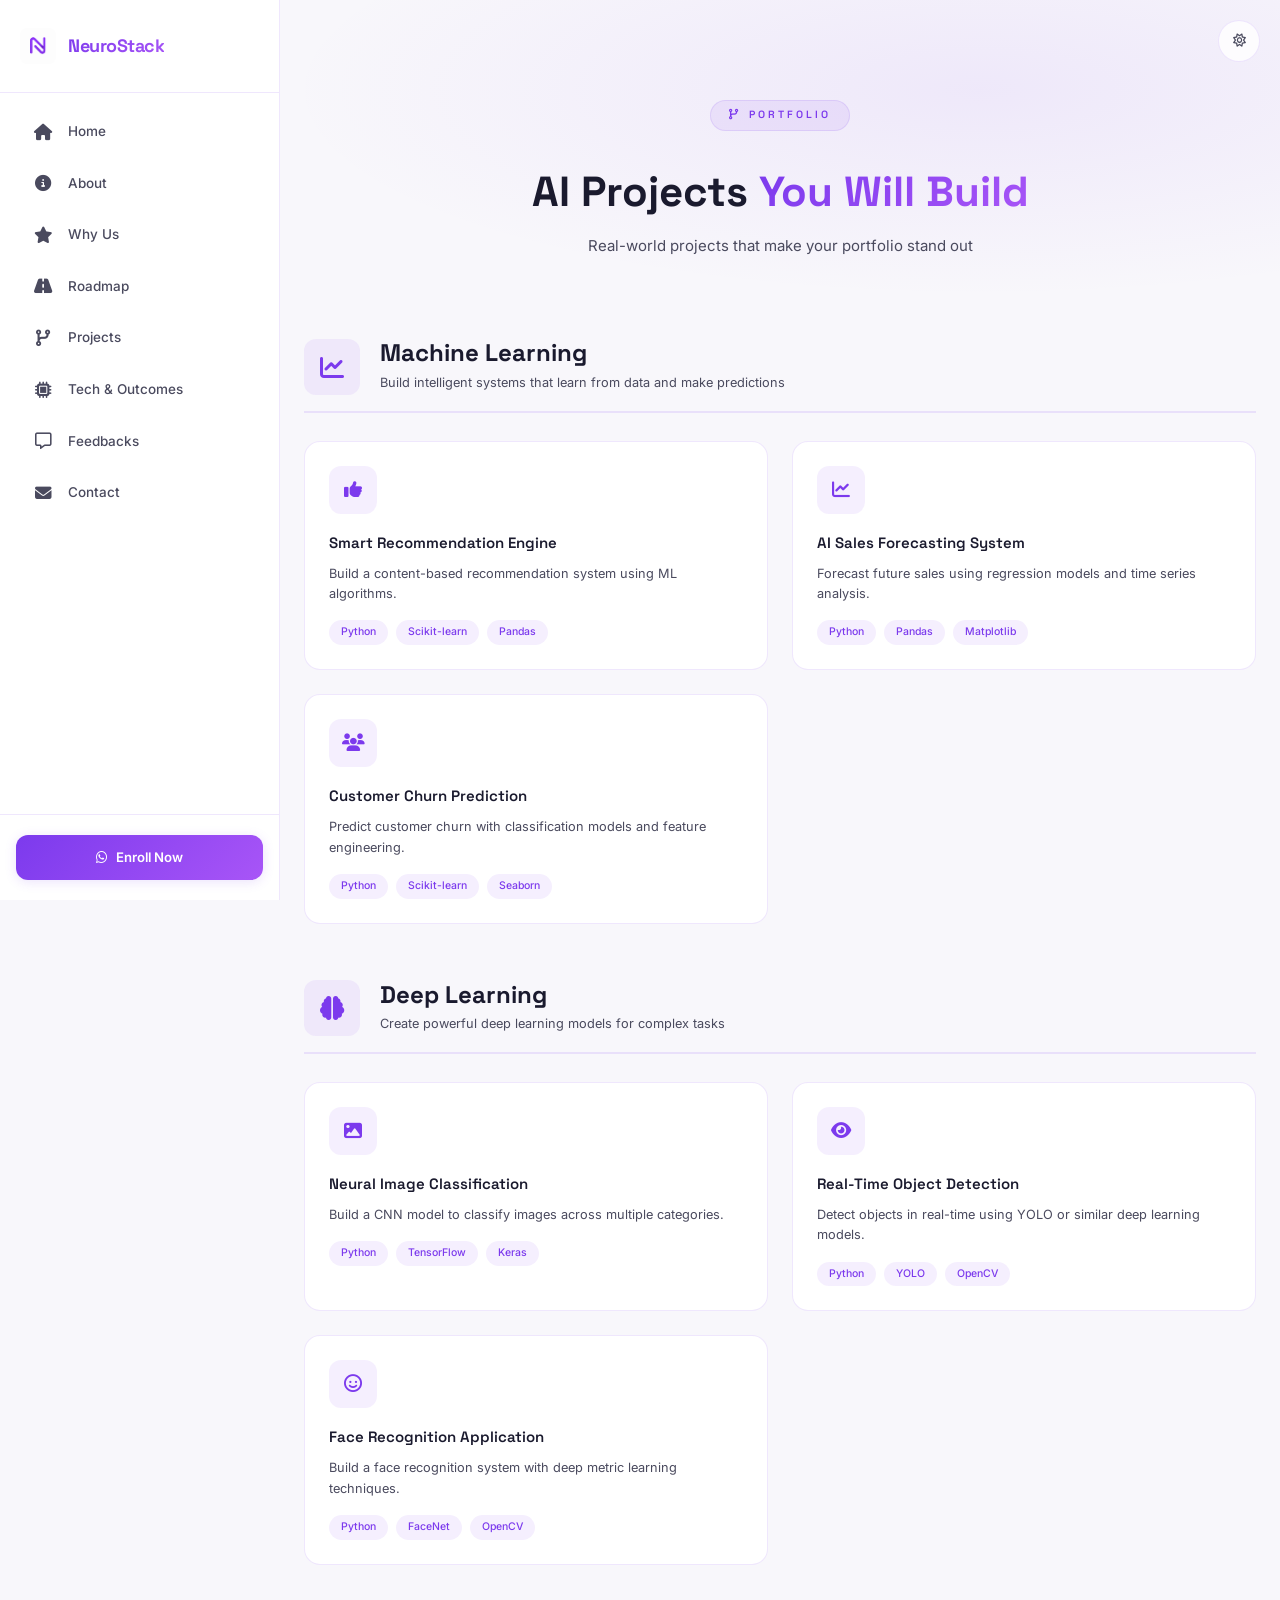
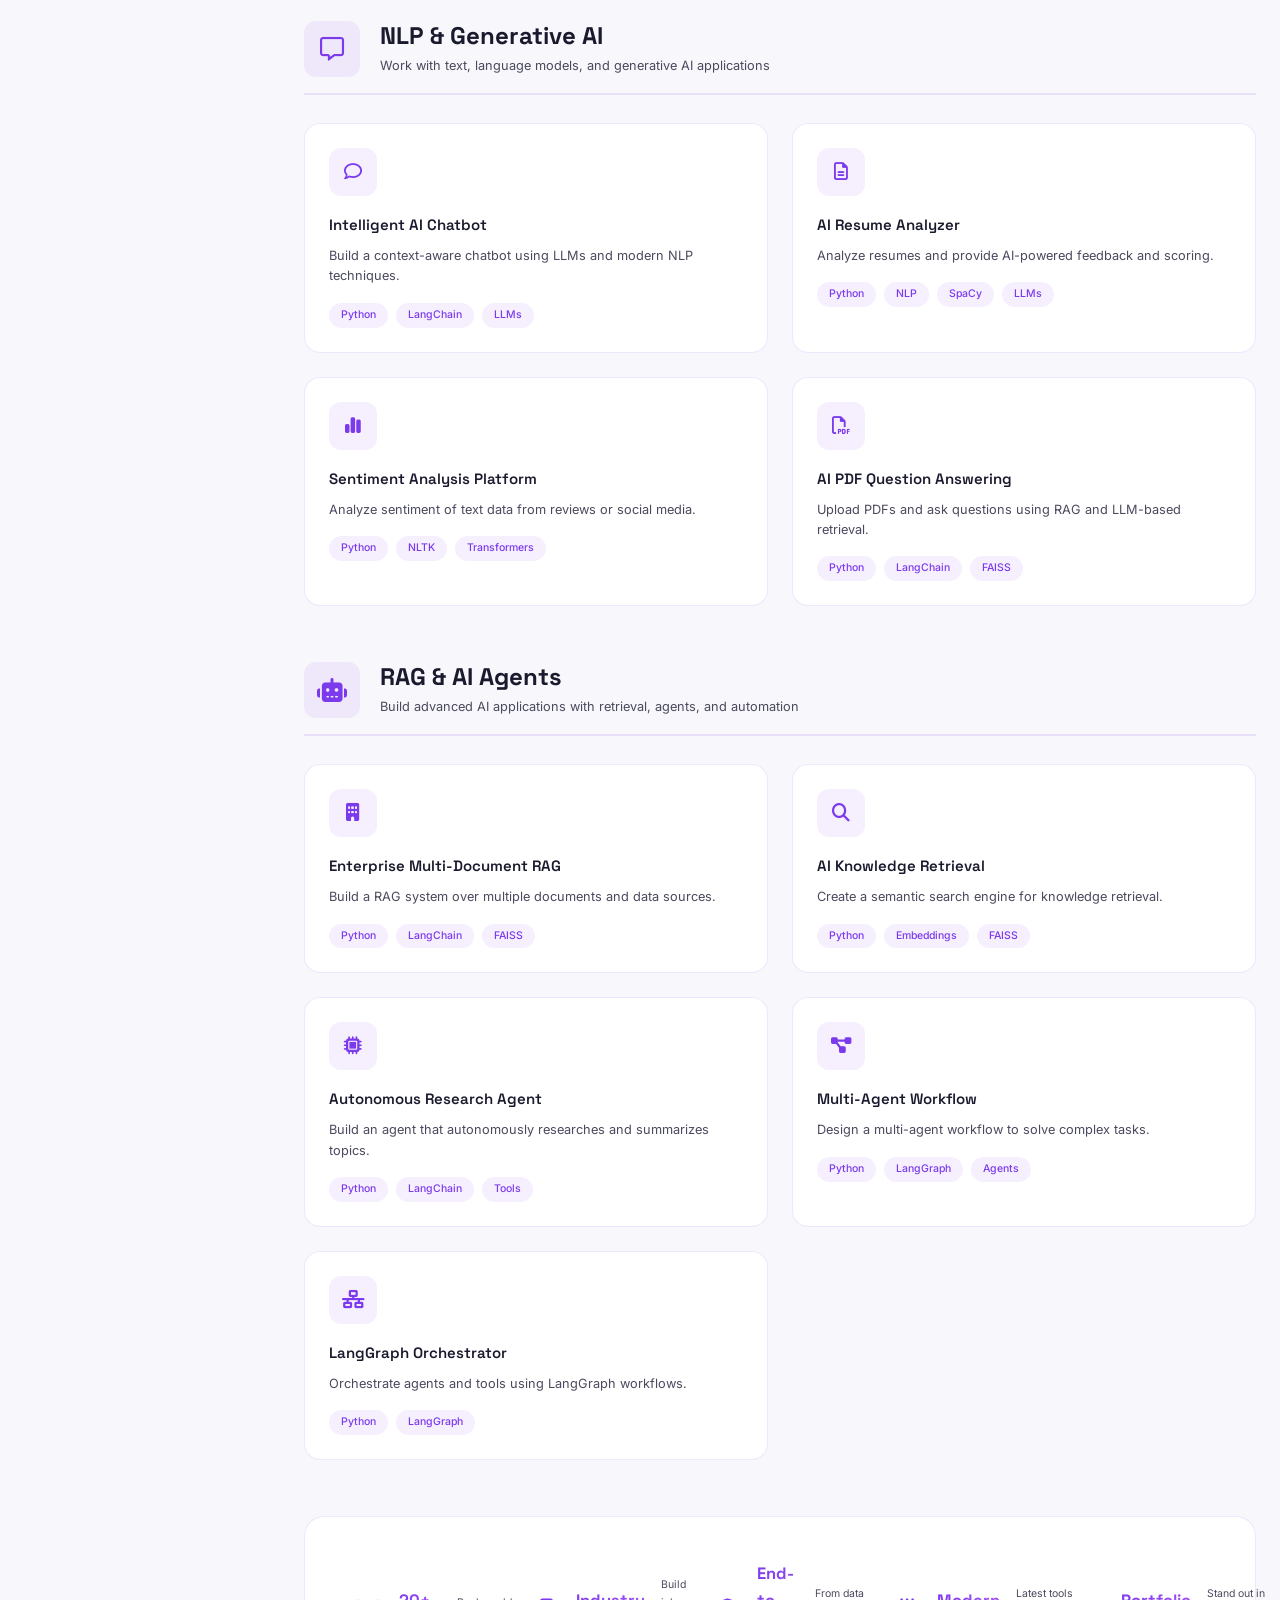
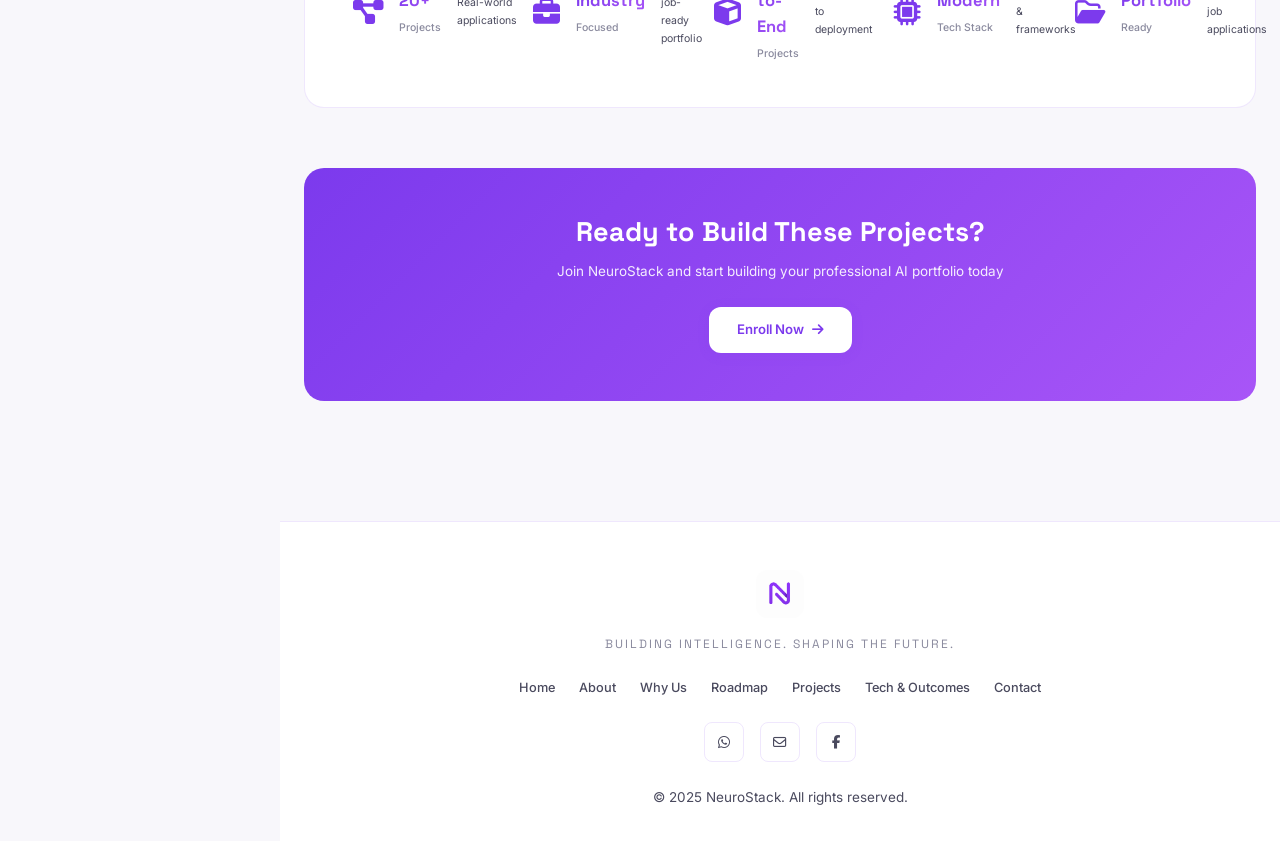
<file: pages/projects.html>
<!DOCTYPE html>
<html lang="en">

<head>
    <meta charset="UTF-8">
    <meta name="viewport" content="width=device-width, initial-scale=1.0">
    <title>NeuroStack | Projects - AI Projects You Will Build</title>
    <meta name="description"
        content="Build 20+ real-world AI projects including ML models, Deep Learning, NLP, RAG systems, and AI Agents. Portfolio-ready projects that stand out.">
    <link rel="icon" type="image/png" href="../assets/favicon.png">

    <link rel="preconnect" href="https://fonts.googleapis.com">
    <link rel="preconnect" href="https://fonts.gstatic.com" crossorigin>
    <link
        href="https://fonts.googleapis.com/css2?family=Inter:wght@300;400;500;600;700;800;900&family=Space+Grotesk:wght@400;500;600;700&display=swap"
        rel="stylesheet">

    <link rel="stylesheet" href="https://cdnjs.cloudflare.com/ajax/libs/font-awesome/6.5.1/css/all.min.css">

    <link rel="stylesheet" href="../css/main.css">
</head>

<body>

    <button class="theme-btn" id="themeBtn" aria-label="Toggle theme">
        <i class="fa-regular fa-sun theme-sun"></i>
        <i class="fa-regular fa-moon theme-moon"></i>
    </button>

    <div id="sidebar"></div>
    <div id="mobileHeader"></div>
    <div id="bottomNav"></div>

    <main class="main">

        <section class="projects-header">
            <div class="container">
                <div class="projects-header-content">
                    <div class="section-label">
                        <i class="fa-solid fa-code-branch"></i>
                        <span>Portfolio</span>
                    </div>
                    <h1 class="projects-title">AI Projects <span class="gradient-text">You Will Build</span></h1>
                    <p class="projects-subtitle">Real-world projects that make your portfolio stand out</p>
                </div>
            </div>
        </section>

        <section class="projects-timeline">
            <div class="container">

                <!-- Category 1: Machine Learning -->
                <div class="project-category">
                    <div class="category-header">
                        <div class="category-icon"><i class="fa-solid fa-chart-line"></i></div>
                        <div class="category-info">
                            <h2>Machine Learning</h2>
                            <p>Build intelligent systems that learn from data and make predictions</p>
                        </div>
                    </div>
                    <div class="projects-grid">
                        <div class="project-card">
                            <div class="project-icon"><i class="fa-solid fa-thumbs-up"></i></div>
                            <h3>Smart Recommendation Engine</h3>
                            <p>Build a content-based recommendation system using ML algorithms.</p>
                            <div class="project-tags"><span>Python</span><span>Scikit-learn</span><span>Pandas</span>
                            </div>
                        </div>
                        <div class="project-card">
                            <div class="project-icon"><i class="fa-solid fa-chart-line"></i></div>
                            <h3>AI Sales Forecasting System</h3>
                            <p>Forecast future sales using regression models and time series analysis.</p>
                            <div class="project-tags"><span>Python</span><span>Pandas</span><span>Matplotlib</span>
                            </div>
                        </div>
                        <div class="project-card">
                            <div class="project-icon"><i class="fa-solid fa-users"></i></div>
                            <h3>Customer Churn Prediction</h3>
                            <p>Predict customer churn with classification models and feature engineering.</p>
                            <div class="project-tags"><span>Python</span><span>Scikit-learn</span><span>Seaborn</span>
                            </div>
                        </div>
                    </div>
                </div>

                <!-- Category 2: Deep Learning -->
                <div class="project-category">
                    <div class="category-header">
                        <div class="category-icon"><i class="fa-solid fa-brain"></i></div>
                        <div class="category-info">
                            <h2>Deep Learning</h2>
                            <p>Create powerful deep learning models for complex tasks</p>
                        </div>
                    </div>
                    <div class="projects-grid">
                        <div class="project-card">
                            <div class="project-icon"><i class="fa-solid fa-image"></i></div>
                            <h3>Neural Image Classification</h3>
                            <p>Build a CNN model to classify images across multiple categories.</p>
                            <div class="project-tags"><span>Python</span><span>TensorFlow</span><span>Keras</span></div>
                        </div>
                        <div class="project-card">
                            <div class="project-icon"><i class="fa-solid fa-eye"></i></div>
                            <h3>Real-Time Object Detection</h3>
                            <p>Detect objects in real-time using YOLO or similar deep learning models.</p>
                            <div class="project-tags"><span>Python</span><span>YOLO</span><span>OpenCV</span></div>
                        </div>
                        <div class="project-card">
                            <div class="project-icon"><i class="fa-regular fa-face-smile"></i></div>
                            <h3>Face Recognition Application</h3>
                            <p>Build a face recognition system with deep metric learning techniques.</p>
                            <div class="project-tags"><span>Python</span><span>FaceNet</span><span>OpenCV</span></div>
                        </div>
                    </div>
                </div>

                <!-- Category 3: NLP & Generative AI -->
                <div class="project-category">
                    <div class="category-header">
                        <div class="category-icon"><i class="fa-regular fa-message"></i></div>
                        <div class="category-info">
                            <h2>NLP & Generative AI</h2>
                            <p>Work with text, language models, and generative AI applications</p>
                        </div>
                    </div>
                    <div class="projects-grid">
                        <div class="project-card">
                            <div class="project-icon"><i class="fa-regular fa-comment"></i></div>
                            <h3>Intelligent AI Chatbot</h3>
                            <p>Build a context-aware chatbot using LLMs and modern NLP techniques.</p>
                            <div class="project-tags"><span>Python</span><span>LangChain</span><span>LLMs</span></div>
                        </div>
                        <div class="project-card">
                            <div class="project-icon"><i class="fa-regular fa-file-lines"></i></div>
                            <h3>AI Resume Analyzer</h3>
                            <p>Analyze resumes and provide AI-powered feedback and scoring.</p>
                            <div class="project-tags">
                                <span>Python</span><span>NLP</span><span>SpaCy</span><span>LLMs</span></div>
                        </div>
                        <div class="project-card">
                            <div class="project-icon"><i class="fa-solid fa-chart-simple"></i></div>
                            <h3>Sentiment Analysis Platform</h3>
                            <p>Analyze sentiment of text data from reviews or social media.</p>
                            <div class="project-tags"><span>Python</span><span>NLTK</span><span>Transformers</span>
                            </div>
                        </div>
                        <div class="project-card">
                            <div class="project-icon"><i class="fa-regular fa-file-pdf"></i></div>
                            <h3>AI PDF Question Answering</h3>
                            <p>Upload PDFs and ask questions using RAG and LLM-based retrieval.</p>
                            <div class="project-tags"><span>Python</span><span>LangChain</span><span>FAISS</span></div>
                        </div>
                    </div>
                </div>

                <!-- Category 4: RAG & AI Agents -->
                <div class="project-category">
                    <div class="category-header">
                        <div class="category-icon"><i class="fa-solid fa-robot"></i></div>
                        <div class="category-info">
                            <h2>RAG & AI Agents</h2>
                            <p>Build advanced AI applications with retrieval, agents, and automation</p>
                        </div>
                    </div>
                    <div class="projects-grid">
                        <div class="project-card">
                            <div class="project-icon"><i class="fa-solid fa-building"></i></div>
                            <h3>Enterprise Multi-Document RAG</h3>
                            <p>Build a RAG system over multiple documents and data sources.</p>
                            <div class="project-tags"><span>Python</span><span>LangChain</span><span>FAISS</span></div>
                        </div>
                        <div class="project-card">
                            <div class="project-icon"><i class="fa-solid fa-magnifying-glass"></i></div>
                            <h3>AI Knowledge Retrieval</h3>
                            <p>Create a semantic search engine for knowledge retrieval.</p>
                            <div class="project-tags"><span>Python</span><span>Embeddings</span><span>FAISS</span></div>
                        </div>
                        <div class="project-card">
                            <div class="project-icon"><i class="fa-solid fa-microchip"></i></div>
                            <h3>Autonomous Research Agent</h3>
                            <p>Build an agent that autonomously researches and summarizes topics.</p>
                            <div class="project-tags"><span>Python</span><span>LangChain</span><span>Tools</span></div>
                        </div>
                        <div class="project-card">
                            <div class="project-icon"><i class="fa-solid fa-diagram-project"></i></div>
                            <h3>Multi-Agent Workflow</h3>
                            <p>Design a multi-agent workflow to solve complex tasks.</p>
                            <div class="project-tags"><span>Python</span><span>LangGraph</span><span>Agents</span></div>
                        </div>
                        <div class="project-card">
                            <div class="project-icon"><i class="fa-solid fa-network-wired"></i></div>
                            <h3>LangGraph Orchestrator</h3>
                            <p>Orchestrate agents and tools using LangGraph workflows.</p>
                            <div class="project-tags"><span>Python</span><span>LangGraph</span></div>
                        </div>
                    </div>
                </div>

                <!-- Stats Bar -->
                <div class="projects-stats">
                    <div class="stat-item"><i class="fa-solid fa-diagram-project"></i>
                        <div class="stat-info"><span class="stat-number">20+</span><span
                                class="stat-label">Projects</span></div>
                        <p>Real-world applications</p>
                    </div>
                    <div class="stat-item"><i class="fa-solid fa-briefcase"></i>
                        <div class="stat-info"><span class="stat-number">Industry</span><span
                                class="stat-label">Focused</span></div>
                        <p>Build job-ready portfolio</p>
                    </div>
                    <div class="stat-item"><i class="fa-solid fa-cube"></i>
                        <div class="stat-info"><span class="stat-number">End-to-End</span><span
                                class="stat-label">Projects</span></div>
                        <p>From data to deployment</p>
                    </div>
                    <div class="stat-item"><i class="fa-solid fa-microchip"></i>
                        <div class="stat-info"><span class="stat-number">Modern</span><span class="stat-label">Tech
                                Stack</span></div>
                        <p>Latest tools & frameworks</p>
                    </div>
                    <div class="stat-item"><i class="fa-regular fa-folder-open"></i>
                        <div class="stat-info"><span class="stat-number">Portfolio</span><span
                                class="stat-label">Ready</span></div>
                        <p>Stand out in job applications</p>
                    </div>
                </div>
            </div>
        </section>

        <section class="projects-cta">
            <div class="container">
                <div class="cta-card">
                    <h2>Ready to Build These Projects?</h2>
                    <p>Join NeuroStack and start building your professional AI portfolio today</p>
                    <a href="https://wa.me/201220426463" target="_blank" class="btn btn-primary">
                        Enroll Now
                        <i class="fa-solid fa-arrow-right"></i>
                    </a>
                </div>
            </div>
        </section>

        <div id="footer"></div>
    </main>

    <script src="../js/theme.js"></script>
    <script src="../js/navigation.js"></script>
    <script src="../js/animations.js"></script>
    <script src="../js/main.js"></script>

    <script>
        fetch('../components/sidebar.html').then(r => r.text()).then(d => document.getElementById('sidebar').innerHTML = d);
        fetch('../components/mobile-header.html').then(r => r.text()).then(d => document.getElementById('mobileHeader').innerHTML = d);
        fetch('../components/bottom-nav.html').then(r => r.text()).then(d => document.getElementById('bottomNav').innerHTML = d);
        fetch('../components/footer.html').then(r => r.text()).then(d => document.getElementById('footer').innerHTML = d);
    </script>
</body>

</html>
</file>
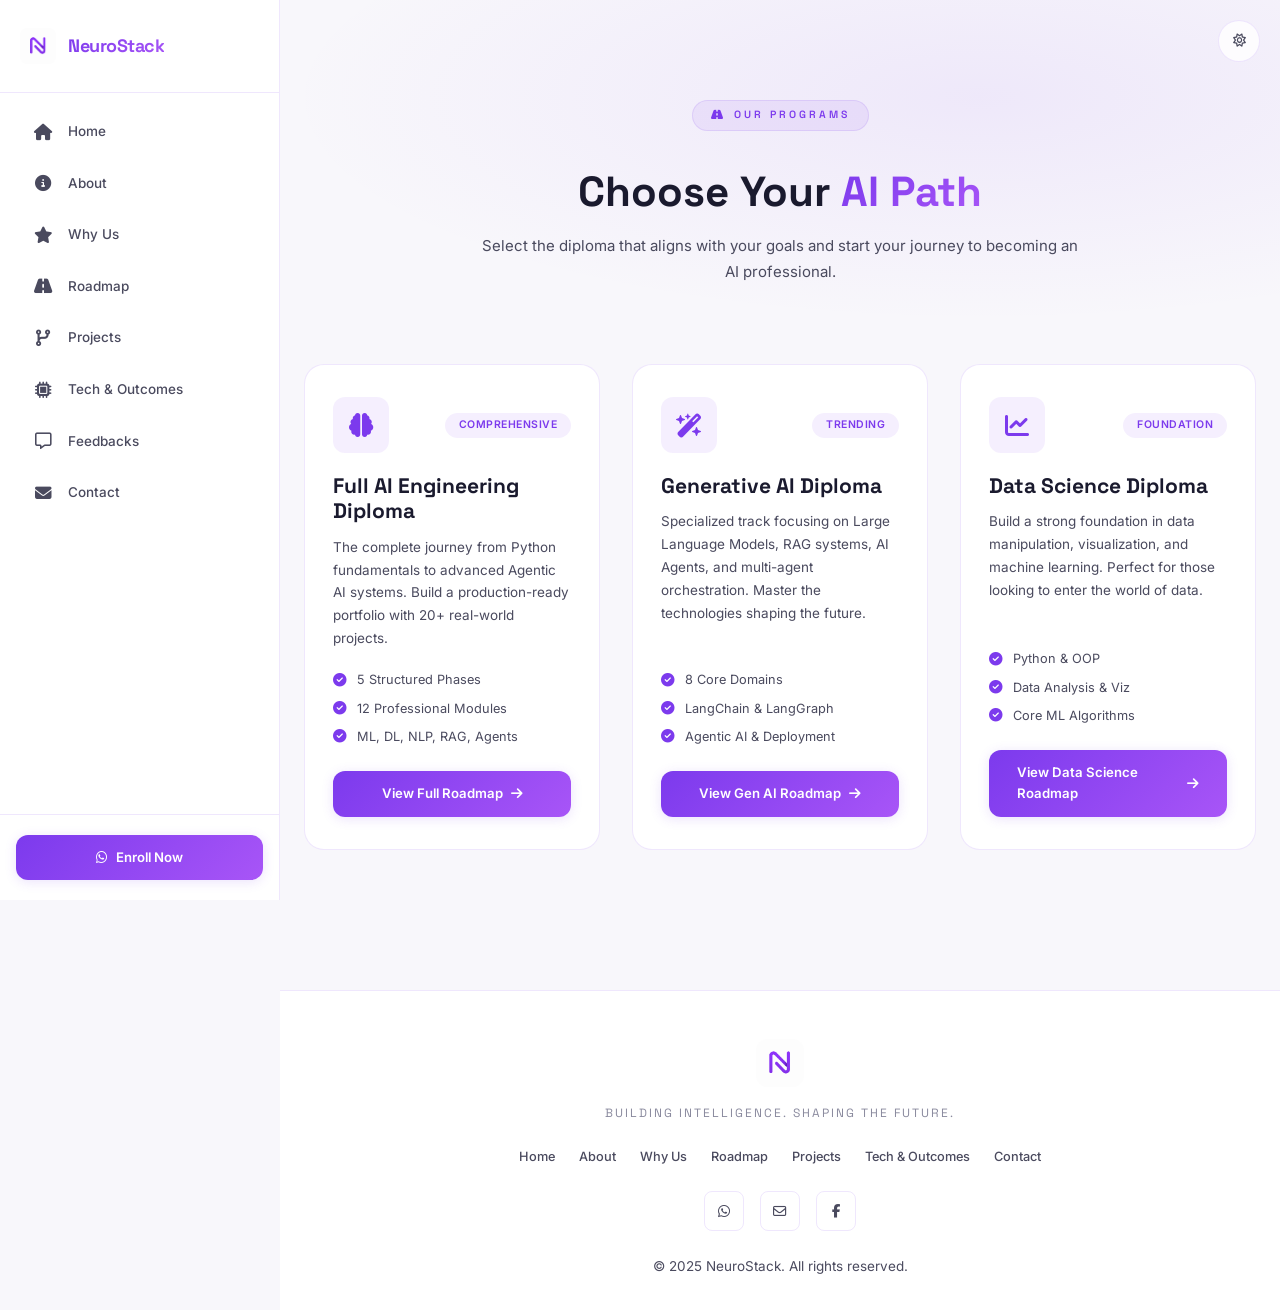
<file: pages/roadmap.html>
<!DOCTYPE html>
<html lang="en">

<head>
    <meta charset="UTF-8">
    <meta name="viewport" content="width=device-width, initial-scale=1.0">
    <title>NeuroStack | Roadmaps - Choose Your Path</title>
    <meta name="description"
        content="Explore NeuroStack diplomas: Full AI Engineering, Generative AI, and Data Science. Choose your path and start your AI journey today.">
    <link rel="icon" type="image/png" href="../assets/favicon.png">

    <link rel="preconnect" href="https://fonts.googleapis.com">
    <link rel="preconnect" href="https://fonts.gstatic.com" crossorigin>
    <link
        href="https://fonts.googleapis.com/css2?family=Inter:wght@300;400;500;600;700;800;900&family=Space+Grotesk:wght@400;500;600;700&display=swap"
        rel="stylesheet">

    <link rel="stylesheet" href="https://cdnjs.cloudflare.com/ajax/libs/font-awesome/6.5.1/css/all.min.css">

    <link rel="stylesheet" href="../css/main.css">
</head>

<body>

    <button class="theme-btn" id="themeBtn" aria-label="Toggle theme">
        <i class="fa-regular fa-sun theme-sun"></i>
        <i class="fa-regular fa-moon theme-moon"></i>
    </button>

    <div id="sidebar"></div>
    <div id="mobileHeader"></div>
    <div id="bottomNav"></div>

    <main class="main">

        <section class="roadmap-header">
            <div class="container">
                <div class="roadmap-header-content">
                    <div class="section-label">
                        <i class="fa-solid fa-road"></i>
                        <span>Our Programs</span>
                    </div>
                    <h1 class="roadmap-title">Choose Your <span class="gradient-text">AI Path</span></h1>
                    <p class="roadmap-subtitle">Select the diploma that aligns with your goals and start your journey to becoming an AI professional.</p>
                </div>
            </div>
        </section>

        <section class="roadmap-selection-section">
            <div class="container">
                <div class="selection-grid">

                    <!-- Diploma 1: Full AI Engineering -->
                    <div class="selection-card">
                        <div class="selection-card-header">
                            <div class="selection-icon"><i class="fa-solid fa-brain"></i></div>
                            <span class="selection-badge">Comprehensive</span>
                        </div>
                        <h2 class="selection-title">Full AI Engineering Diploma</h2>
                        <p class="selection-desc">
                            The complete journey from Python fundamentals to advanced Agentic AI systems. Build a production-ready portfolio with 20+ real-world projects.
                        </p>
                        <ul class="selection-features">
                            <li><i class="fa-solid fa-check-circle"></i> 5 Structured Phases</li>
                            <li><i class="fa-solid fa-check-circle"></i> 12 Professional Modules</li>
                            <li><i class="fa-solid fa-check-circle"></i> ML, DL, NLP, RAG, Agents</li>
                        </ul>
                        <a href="full-ai-roadmap.html" class="btn btn-primary btn-full">
                            View Full Roadmap
                            <i class="fa-solid fa-arrow-right"></i>
                        </a>
                    </div>

                    <!-- Diploma 2: Generative AI -->
                    <div class="selection-card">
                        <div class="selection-card-header">
                            <div class="selection-icon"><i class="fa-solid fa-wand-magic-sparkles"></i></div>
                            <span class="selection-badge">Trending</span>
                        </div>
                        <h2 class="selection-title">Generative AI Diploma</h2>
                        <p class="selection-desc">
                            Specialized track focusing on Large Language Models, RAG systems, AI Agents, and multi-agent orchestration. Master the technologies shaping the future.
                        </p>
                        <ul class="selection-features">
                            <li><i class="fa-solid fa-check-circle"></i> 8 Core Domains</li>
                            <li><i class="fa-solid fa-check-circle"></i> LangChain & LangGraph</li>
                            <li><i class="fa-solid fa-check-circle"></i> Agentic AI & Deployment</li>
                        </ul>
                        <a href="gen-ai-roadmap.html" class="btn btn-primary btn-full">
                            View Gen AI Roadmap
                            <i class="fa-solid fa-arrow-right"></i>
                        </a>
                    </div>

                    <!-- Diploma 3: Data Science -->
                    <div class="selection-card">
                        <div class="selection-card-header">
                            <div class="selection-icon"><i class="fa-solid fa-chart-line"></i></div>
                            <span class="selection-badge">Foundation</span>
                        </div>
                        <h2 class="selection-title">Data Science Diploma</h2>
                        <p class="selection-desc">
                            Build a strong foundation in data manipulation, visualization, and machine learning. Perfect for those looking to enter the world of data.
                        </p>
                        <ul class="selection-features">
                            <li><i class="fa-solid fa-check-circle"></i> Python & OOP</li>
                            <li><i class="fa-solid fa-check-circle"></i> Data Analysis & Viz</li>
                            <li><i class="fa-solid fa-check-circle"></i> Core ML Algorithms</li>
                        </ul>
                        <a href="data-science-roadmap.html" class="btn btn-primary btn-full">
                            View Data Science Roadmap
                            <i class="fa-solid fa-arrow-right"></i>
                        </a>
                    </div>

                </div>
            </div>
        </section>

        <div id="footer"></div>
    </main>

    <script src="../js/theme.js"></script>
    <script src="../js/navigation.js"></script>
    <script src="../js/animations.js"></script>
    <script src="../js/main.js"></script>

    <script>
        fetch('../components/sidebar.html').then(r => r.text()).then(d => document.getElementById('sidebar').innerHTML = d);
        fetch('../components/mobile-header.html').then(r => r.text()).then(d => document.getElementById('mobileHeader').innerHTML = d);
        fetch('../components/bottom-nav.html').then(r => r.text()).then(d => document.getElementById('bottomNav').innerHTML = d);
        fetch('../components/footer.html').then(r => r.text()).then(d => document.getElementById('footer').innerHTML = d);
    </script>
</body>

</html>
</file>
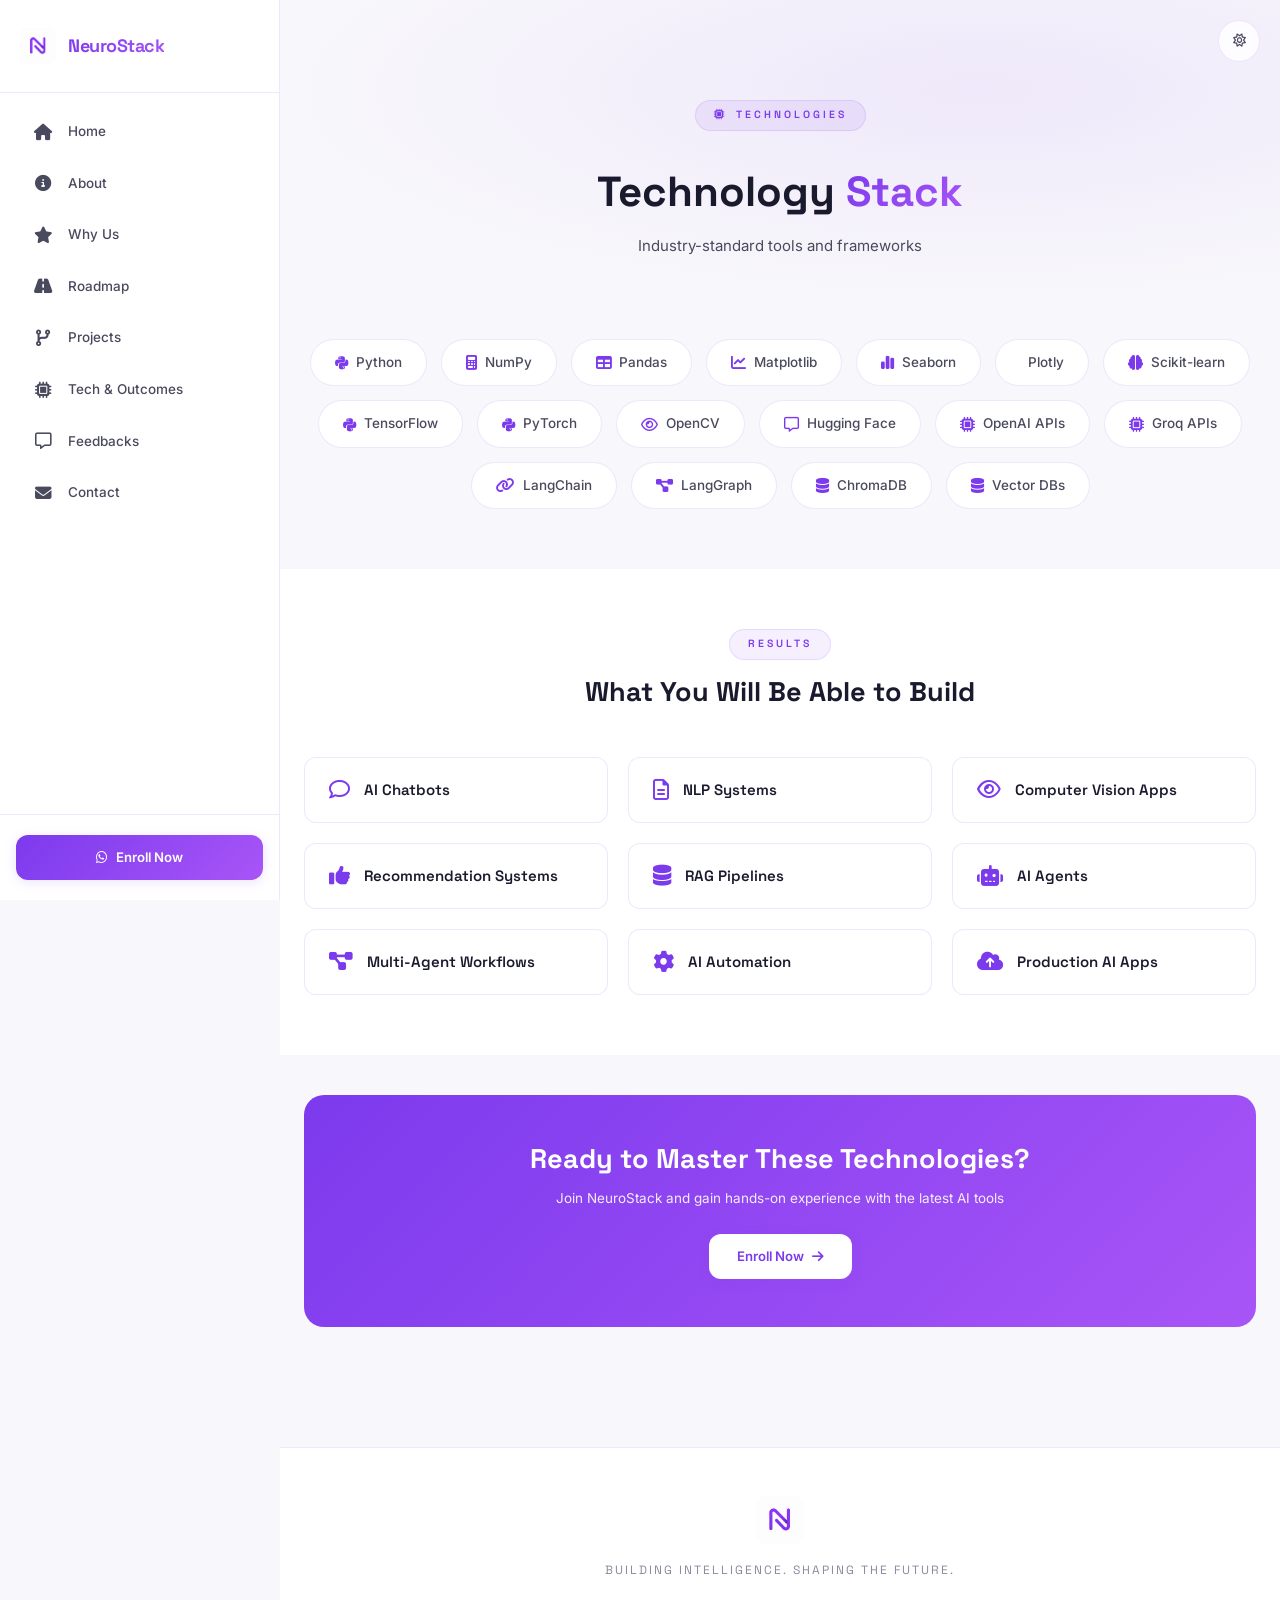
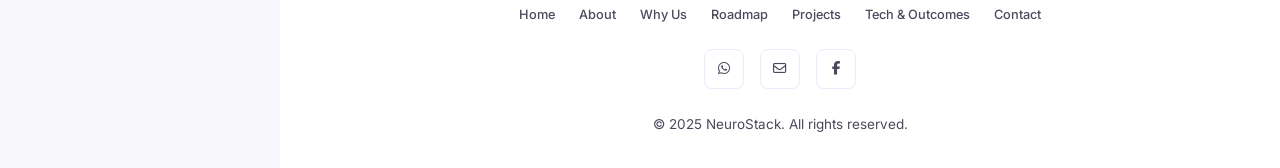
<file: pages/tech-outcomes.html>
<!DOCTYPE html>
<html lang="en">

<head>
    <meta charset="UTF-8">
    <meta name="viewport" content="width=device-width, initial-scale=1.0">
    <title>NeuroStack | Tech Stack & Outcomes - What You'll Learn</title>
    <meta name="description"
        content="Master industry-standard tools: Python, TensorFlow, PyTorch, LangChain, and more. Build AI chatbots, RAG systems, AI agents, and production-ready applications.">
    <link rel="icon" type="image/png" href="../assets/favicon.png">

    <link rel="preconnect" href="https://fonts.googleapis.com">
    <link rel="preconnect" href="https://fonts.gstatic.com" crossorigin>
    <link
        href="https://fonts.googleapis.com/css2?family=Inter:wght@300;400;500;600;700;800;900&family=Space+Grotesk:wght@400;500;600;700&display=swap"
        rel="stylesheet">

    <link rel="stylesheet" href="https://cdnjs.cloudflare.com/ajax/libs/font-awesome/6.5.1/css/all.min.css">

    <link rel="stylesheet" href="../css/main.css">
</head>

<body>

    <button class="theme-btn" id="themeBtn" aria-label="Toggle theme">
        <i class="fa-regular fa-sun theme-sun"></i>
        <i class="fa-regular fa-moon theme-moon"></i>
    </button>

    <div id="sidebar"></div>
    <div id="mobileHeader"></div>
    <div id="bottomNav"></div>

    <main class="main">

        <section class="tech-header">
            <div class="container">
                <div class="tech-header-content">
                    <div class="section-label">
                        <i class="fa-solid fa-microchip"></i>
                        <span>Technologies</span>
                    </div>
                    <h1 class="tech-title">Technology <span class="gradient-text">Stack</span></h1>
                    <p class="tech-subtitle">Industry-standard tools and frameworks</p>
                </div>
            </div>
        </section>

        <section class="tech-stack">
            <div class="container">
                <div class="tech-grid">
                    <div class="tech-item"><i class="fa-brands fa-python"></i> Python</div>
                    <div class="tech-item"><i class="fa-solid fa-calculator"></i> NumPy</div>
                    <div class="tech-item"><i class="fa-solid fa-table"></i> Pandas</div>
                    <div class="tech-item"><i class="fa-solid fa-chart-line"></i> Matplotlib</div>
                    <div class="tech-item"><i class="fa-solid fa-chart-simple"></i> Seaborn</div>
                    <div class="tech-item"><i class="fa-solid fa-chart-scatter"></i> Plotly</div>
                    <div class="tech-item"><i class="fa-solid fa-brain"></i> Scikit-learn</div>
                    <div class="tech-item"><i class="fa-brands fa-python"></i> TensorFlow</div>
                    <div class="tech-item"><i class="fa-brands fa-python"></i> PyTorch</div>
                    <div class="tech-item"><i class="fa-regular fa-eye"></i> OpenCV</div>
                    <div class="tech-item"><i class="fa-regular fa-message"></i> Hugging Face</div>
                    <div class="tech-item"><i class="fa-solid fa-microchip"></i> OpenAI APIs</div>
                    <div class="tech-item"><i class="fa-solid fa-microchip"></i> Groq APIs</div>
                    <div class="tech-item"><i class="fa-solid fa-link"></i> LangChain</div>
                    <div class="tech-item"><i class="fa-solid fa-diagram-project"></i> LangGraph</div>
                    <div class="tech-item"><i class="fa-solid fa-database"></i> ChromaDB</div>
                    <div class="tech-item"><i class="fa-solid fa-database"></i> Vector DBs</div>
                </div>
            </div>
        </section>

        <section class="outcomes-section">
            <div class="container">
                <div class="section-header">
                    <span class="section-label">Results</span>
                    <h2 class="section-title">What You Will Be Able to Build</h2>
                </div>
                <div class="outcomes-grid">
                    <div class="outcome-card"><i class="fa-regular fa-comment"></i><span>AI Chatbots</span></div>
                    <div class="outcome-card"><i class="fa-regular fa-file-lines"></i><span>NLP Systems</span></div>
                    <div class="outcome-card"><i class="fa-regular fa-eye"></i><span>Computer Vision Apps</span></div>
                    <div class="outcome-card"><i class="fa-solid fa-thumbs-up"></i><span>Recommendation Systems</span>
                    </div>
                    <div class="outcome-card"><i class="fa-solid fa-database"></i><span>RAG Pipelines</span></div>
                    <div class="outcome-card"><i class="fa-solid fa-robot"></i><span>AI Agents</span></div>
                    <div class="outcome-card"><i class="fa-solid fa-diagram-project"></i><span>Multi-Agent
                            Workflows</span></div>
                    <div class="outcome-card"><i class="fa-solid fa-gear"></i><span>AI Automation</span></div>
                    <div class="outcome-card"><i class="fa-solid fa-cloud-arrow-up"></i><span>Production AI Apps</span>
                    </div>
                </div>
            </div>
        </section>

        <section class="tech-cta">
            <div class="container">
                <div class="cta-card">
                    <h2>Ready to Master These Technologies?</h2>
                    <p>Join NeuroStack and gain hands-on experience with the latest AI tools</p>
                    <a href="https://wa.me/201220426463" target="_blank" class="btn btn-primary">
                        Enroll Now
                        <i class="fa-solid fa-arrow-right"></i>
                    </a>
                </div>
            </div>
        </section>

        <div id="footer"></div>
    </main>

    <script src="../js/theme.js"></script>
    <script src="../js/navigation.js"></script>
    <script src="../js/animations.js"></script>
    <script src="../js/main.js"></script>

    <script>
        fetch('../components/sidebar.html').then(r => r.text()).then(d => document.getElementById('sidebar').innerHTML = d);
        fetch('../components/mobile-header.html').then(r => r.text()).then(d => document.getElementById('mobileHeader').innerHTML = d);
        fetch('../components/bottom-nav.html').then(r => r.text()).then(d => document.getElementById('bottomNav').innerHTML = d);
        fetch('../components/footer.html').then(r => r.text()).then(d => document.getElementById('footer').innerHTML = d);
    </script>
</body>

</html>
</file>
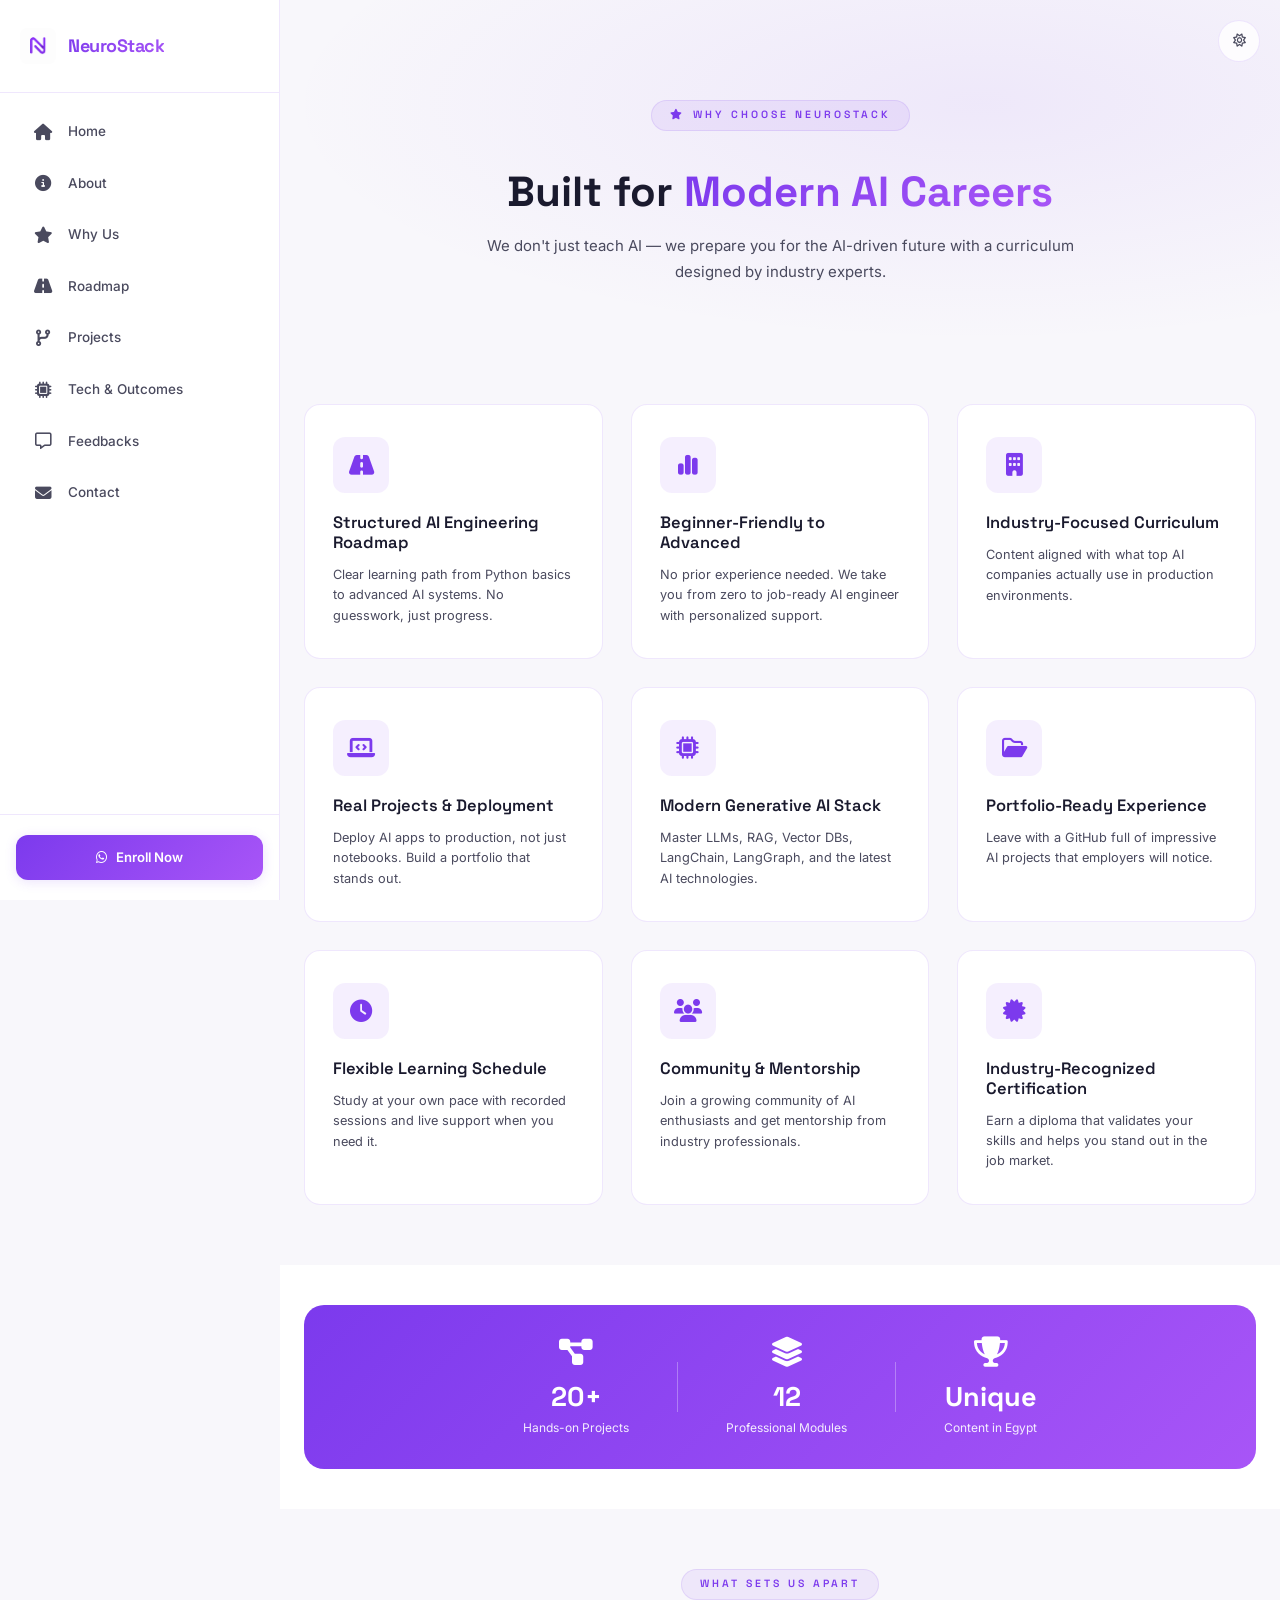
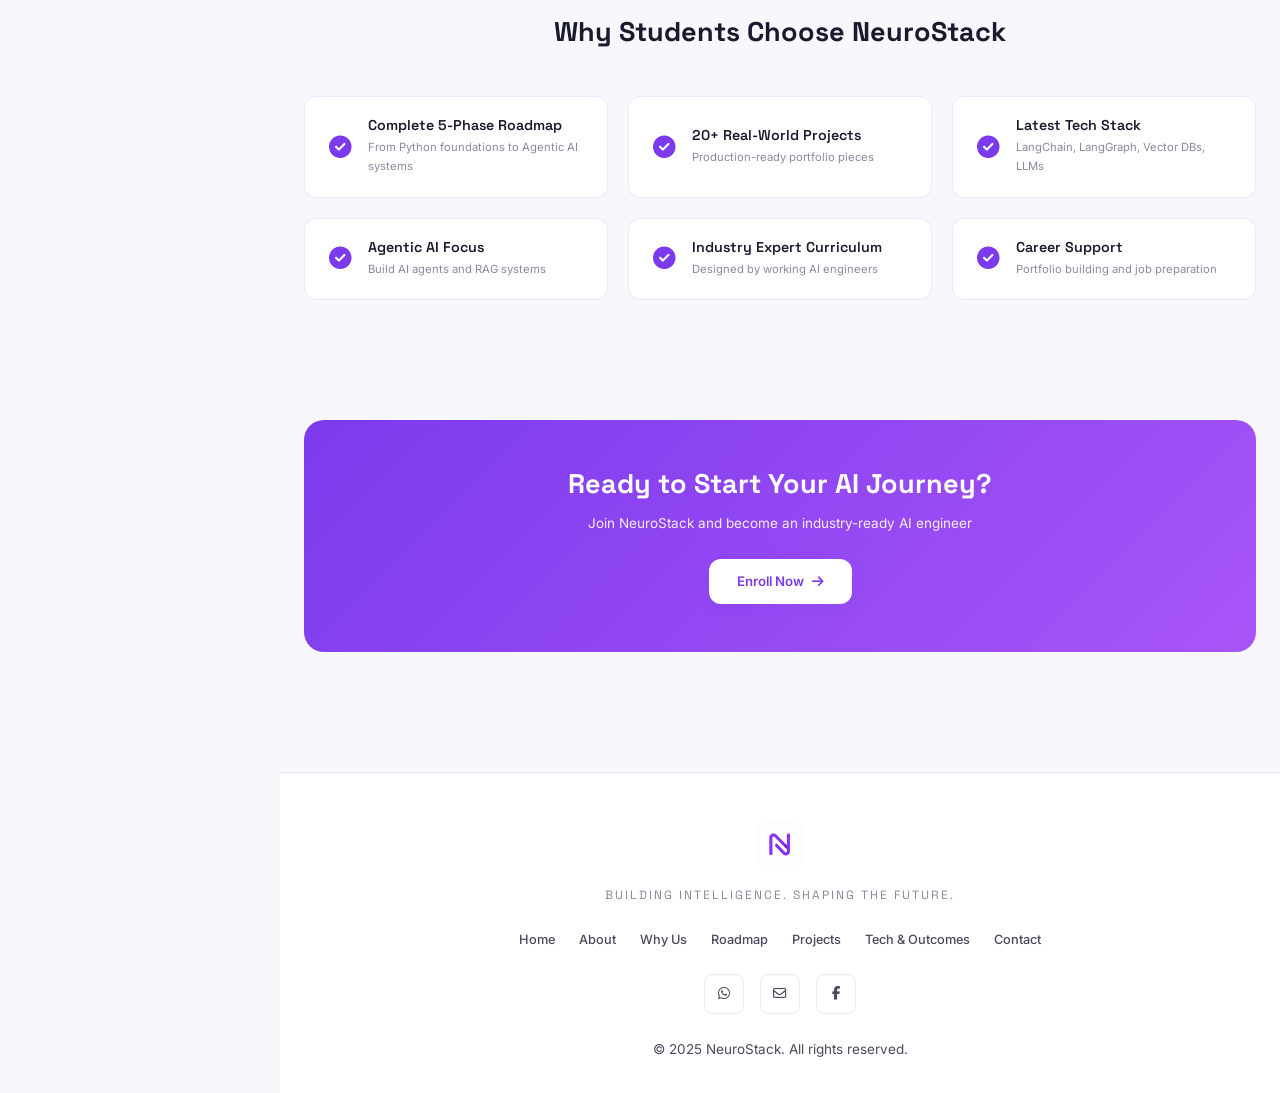
<file: pages/why-us.html>
<!DOCTYPE html>
<html lang="en">

<head>
    <meta charset="UTF-8">
    <meta name="viewport" content="width=device-width, initial-scale=1.0">
    <title>NeuroStack | Why Us - AI Engineering Diploma</title>
    <meta name="description"
        content="Discover why NeuroStack is the best choice for your AI engineering journey. Structured curriculum, hands-on projects, and industry-ready skills.">
    <link rel="icon" type="image/png" href="../assets/favicon.png">

    <link rel="preconnect" href="https://fonts.googleapis.com">
    <link rel="preconnect" href="https://fonts.gstatic.com" crossorigin>
    <link
        href="https://fonts.googleapis.com/css2?family=Inter:wght@300;400;500;600;700;800;900&family=Space+Grotesk:wght@400;500;600;700&display=swap"
        rel="stylesheet">

    <link rel="stylesheet" href="https://cdnjs.cloudflare.com/ajax/libs/font-awesome/6.5.1/css/all.min.css">

    <link rel="stylesheet" href="../css/main.css">
</head>

<body>

    <button class="theme-btn" id="themeBtn" aria-label="Toggle theme">
        <i class="fa-regular fa-sun theme-sun"></i>
        <i class="fa-regular fa-moon theme-moon"></i>
    </button>

    <div id="sidebar"></div>
    <div id="mobileHeader"></div>
    <div id="bottomNav"></div>

    <main class="main">

        <!-- Why Us Hero -->
        <section class="why-hero">
            <div class="container">
                <div class="why-hero-content">
                    <div class="section-label">
                        <i class="fa-solid fa-star"></i>
                        <span>Why Choose NeuroStack</span>
                    </div>
                    <h1 class="why-title">Built for <span class="gradient-text">Modern AI Careers</span></h1>
                    <p class="why-subtitle">We don't just teach AI — we prepare you for the AI-driven future with a
                        curriculum designed by industry experts.</p>
                </div>
            </div>
        </section>

        <!-- Reasons Grid -->
        <section class="why-reasons">
            <div class="container">
                <div class="reasons-grid">
                    <div class="reason-card">
                        <div class="reason-icon"><i class="fa-solid fa-road"></i></div>
                        <h3>Structured AI Engineering Roadmap</h3>
                        <p>Clear learning path from Python basics to advanced AI systems. No guesswork, just progress.
                        </p>
                    </div>
                    <div class="reason-card">
                        <div class="reason-icon"><i class="fa-solid fa-chart-simple"></i></div>
                        <h3>Beginner-Friendly to Advanced</h3>
                        <p>No prior experience needed. We take you from zero to job-ready AI engineer with personalized
                            support.</p>
                    </div>
                    <div class="reason-card">
                        <div class="reason-icon"><i class="fa-solid fa-building"></i></div>
                        <h3>Industry-Focused Curriculum</h3>
                        <p>Content aligned with what top AI companies actually use in production environments.</p>
                    </div>
                    <div class="reason-card">
                        <div class="reason-icon"><i class="fa-solid fa-laptop-code"></i></div>
                        <h3>Real Projects & Deployment</h3>
                        <p>Deploy AI apps to production, not just notebooks. Build a portfolio that stands out.</p>
                    </div>
                    <div class="reason-card">
                        <div class="reason-icon"><i class="fa-solid fa-microchip"></i></div>
                        <h3>Modern Generative AI Stack</h3>
                        <p>Master LLMs, RAG, Vector DBs, LangChain, LangGraph, and the latest AI technologies.</p>
                    </div>
                    <div class="reason-card">
                        <div class="reason-icon"><i class="fa-regular fa-folder-open"></i></div>
                        <h3>Portfolio-Ready Experience</h3>
                        <p>Leave with a GitHub full of impressive AI projects that employers will notice.</p>
                    </div>
                    <div class="reason-card">
                        <div class="reason-icon"><i class="fa-solid fa-clock"></i></div>
                        <h3>Flexible Learning Schedule</h3>
                        <p>Study at your own pace with recorded sessions and live support when you need it.</p>
                    </div>
                    <div class="reason-card">
                        <div class="reason-icon"><i class="fa-solid fa-users"></i></div>
                        <h3>Community & Mentorship</h3>
                        <p>Join a growing community of AI enthusiasts and get mentorship from industry professionals.
                        </p>
                    </div>
                    <div class="reason-card">
                        <div class="reason-icon"><i class="fa-solid fa-certificate"></i></div>
                        <h3>Industry-Recognized Certification</h3>
                        <p>Earn a diploma that validates your skills and helps you stand out in the job market.</p>
                    </div>
                </div>
            </div>
        </section>

        <!-- Stats Banner -->
        <section class="why-stats">
            <div class="container">
                <div class="stats-banner">
                    <div class="stats-banner-item">
                        <i class="fa-solid fa-diagram-project"></i>
                        <div class="stats-banner-number">20+</div>
                        <div class="stats-banner-label">Hands-on Projects</div>
                    </div>
                    <div class="stats-banner-divider"></div>
                    <div class="stats-banner-item">
                        <i class="fa-solid fa-layer-group"></i>
                        <div class="stats-banner-number">12</div>
                        <div class="stats-banner-label">Professional Modules</div>
                    </div>
                    <div class="stats-banner-divider"></div>
                    <div class="stats-banner-item">
                        <i class="fa-solid fa-trophy"></i>
                        <div class="stats-banner-number">Unique</div>
                        <div class="stats-banner-label">Content in Egypt</div>
                    </div>
                </div>
            </div>
        </section>

        <!-- What Sets Us Apart -->
        <section class="why-different">
            <div class="container">
                <div class="section-header">
                    <span class="section-label">What Sets Us Apart</span>
                    <h2 class="section-title">Why Students Choose NeuroStack</h2>
                </div>
                <div class="different-grid">
                    <div class="different-card">
                        <i class="fa-solid fa-check-circle"></i>
                        <div class="different-card-content">
                            <h4>Complete 5-Phase Roadmap</h4>
                            <p>From Python foundations to Agentic AI systems</p>
                        </div>
                    </div>
                    <div class="different-card">
                        <i class="fa-solid fa-check-circle"></i>
                        <div class="different-card-content">
                            <h4>20+ Real-World Projects</h4>
                            <p>Production-ready portfolio pieces</p>
                        </div>
                    </div>
                    <div class="different-card">
                        <i class="fa-solid fa-check-circle"></i>
                        <div class="different-card-content">
                            <h4>Latest Tech Stack</h4>
                            <p>LangChain, LangGraph, Vector DBs, LLMs</p>
                        </div>
                    </div>
                    <div class="different-card">
                        <i class="fa-solid fa-check-circle"></i>
                        <div class="different-card-content">
                            <h4>Agentic AI Focus</h4>
                            <p>Build AI agents and RAG systems</p>
                        </div>
                    </div>
                    <div class="different-card">
                        <i class="fa-solid fa-check-circle"></i>
                        <div class="different-card-content">
                            <h4>Industry Expert Curriculum</h4>
                            <p>Designed by working AI engineers</p>
                        </div>
                    </div>
                    <div class="different-card">
                        <i class="fa-solid fa-check-circle"></i>
                        <div class="different-card-content">
                            <h4>Career Support</h4>
                            <p>Portfolio building and job preparation</p>
                        </div>
                    </div>
                </div>
            </div>
        </section>

        <!-- CTA -->
        <section class="why-cta">
            <div class="container">
                <div class="cta-card">
                    <h2>Ready to Start Your AI Journey?</h2>
                    <p>Join NeuroStack and become an industry-ready AI engineer</p>
                    <a href="https://wa.me/201220426463" target="_blank" class="btn btn-primary">
                        Enroll Now
                        <i class="fa-solid fa-arrow-right"></i>
                    </a>
                </div>
            </div>
        </section>

        <div id="footer"></div>
    </main>

    <script src="../js/theme.js"></script>
    <script src="../js/navigation.js"></script>
    <script src="../js/animations.js"></script>
    <script src="../js/main.js"></script>

    <script>
        fetch('../components/sidebar.html').then(r => r.text()).then(d => document.getElementById('sidebar').innerHTML = d);
        fetch('../components/mobile-header.html').then(r => r.text()).then(d => document.getElementById('mobileHeader').innerHTML = d);
        fetch('../components/bottom-nav.html').then(r => r.text()).then(d => document.getElementById('bottomNav').innerHTML = d);
        fetch('../components/footer.html').then(r => r.text()).then(d => document.getElementById('footer').innerHTML = d);
    </script>
</body>

</html>
</file>
<file: css/main.css>
/* ============================================
   NEUROSTACK - MAIN CSS
   Imports all CSS files in correct order
   ============================================ */

/* 1. Variables & Theme (must be first) */
@import url('variables.css');

/* 2. Base styles (reset, typography) */
@import url('base.css');

/* 3. Layout (sidebar, header, footer, bottom-nav) */
@import url('layout.css');

/* 4. Components (buttons, cards, tags) */
@import url('components.css');

/* 5. Page specific styles */
@import url('pages/home.css');
@import url('pages/about.css');
@import url('pages/roadmap.css');
@import url('pages/projects.css');
@import url('pages/tech-outcomes.css');
@import url('pages/contact.css');
@import url('pages/why-us.css');
@import url('pages/feedbacks.css');
/* Added new feedbacks page styles */

/* 6. Responsive styles (must be last) */
@import url('responsive.css');
</file>
